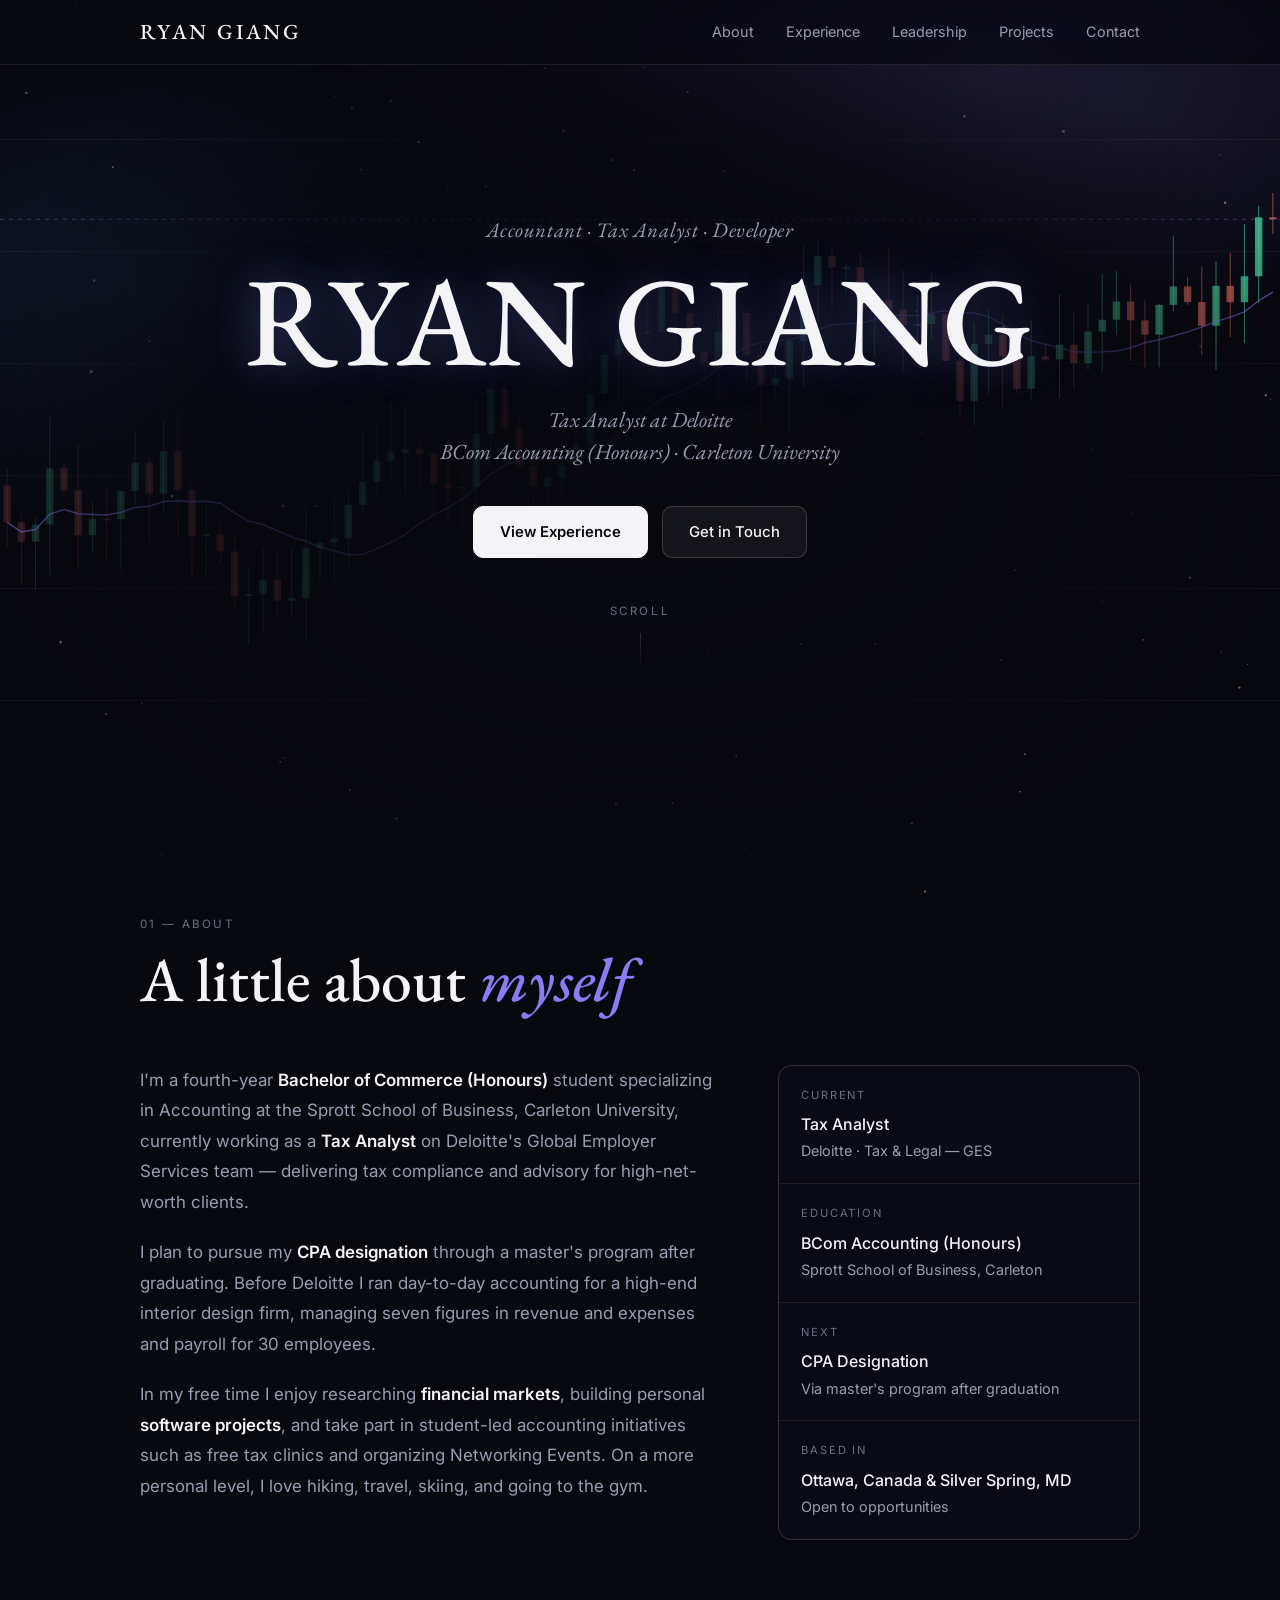
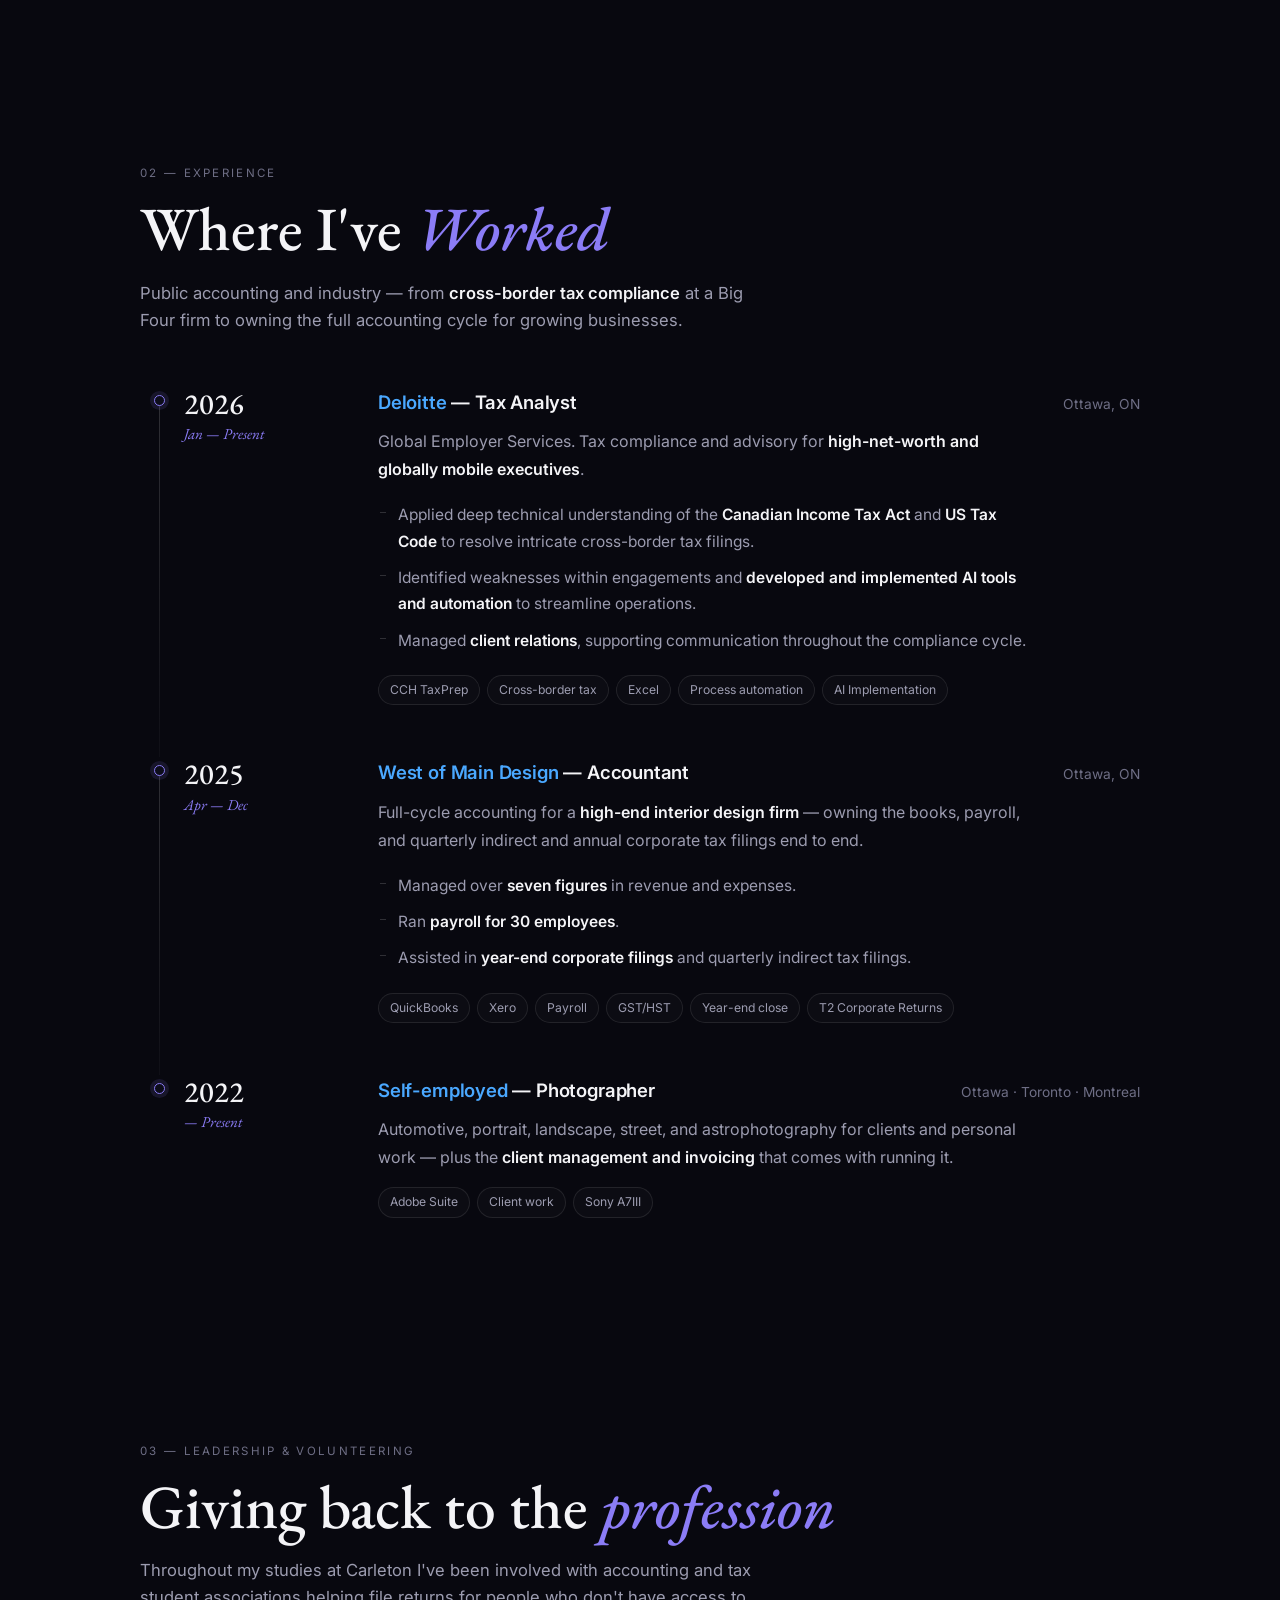
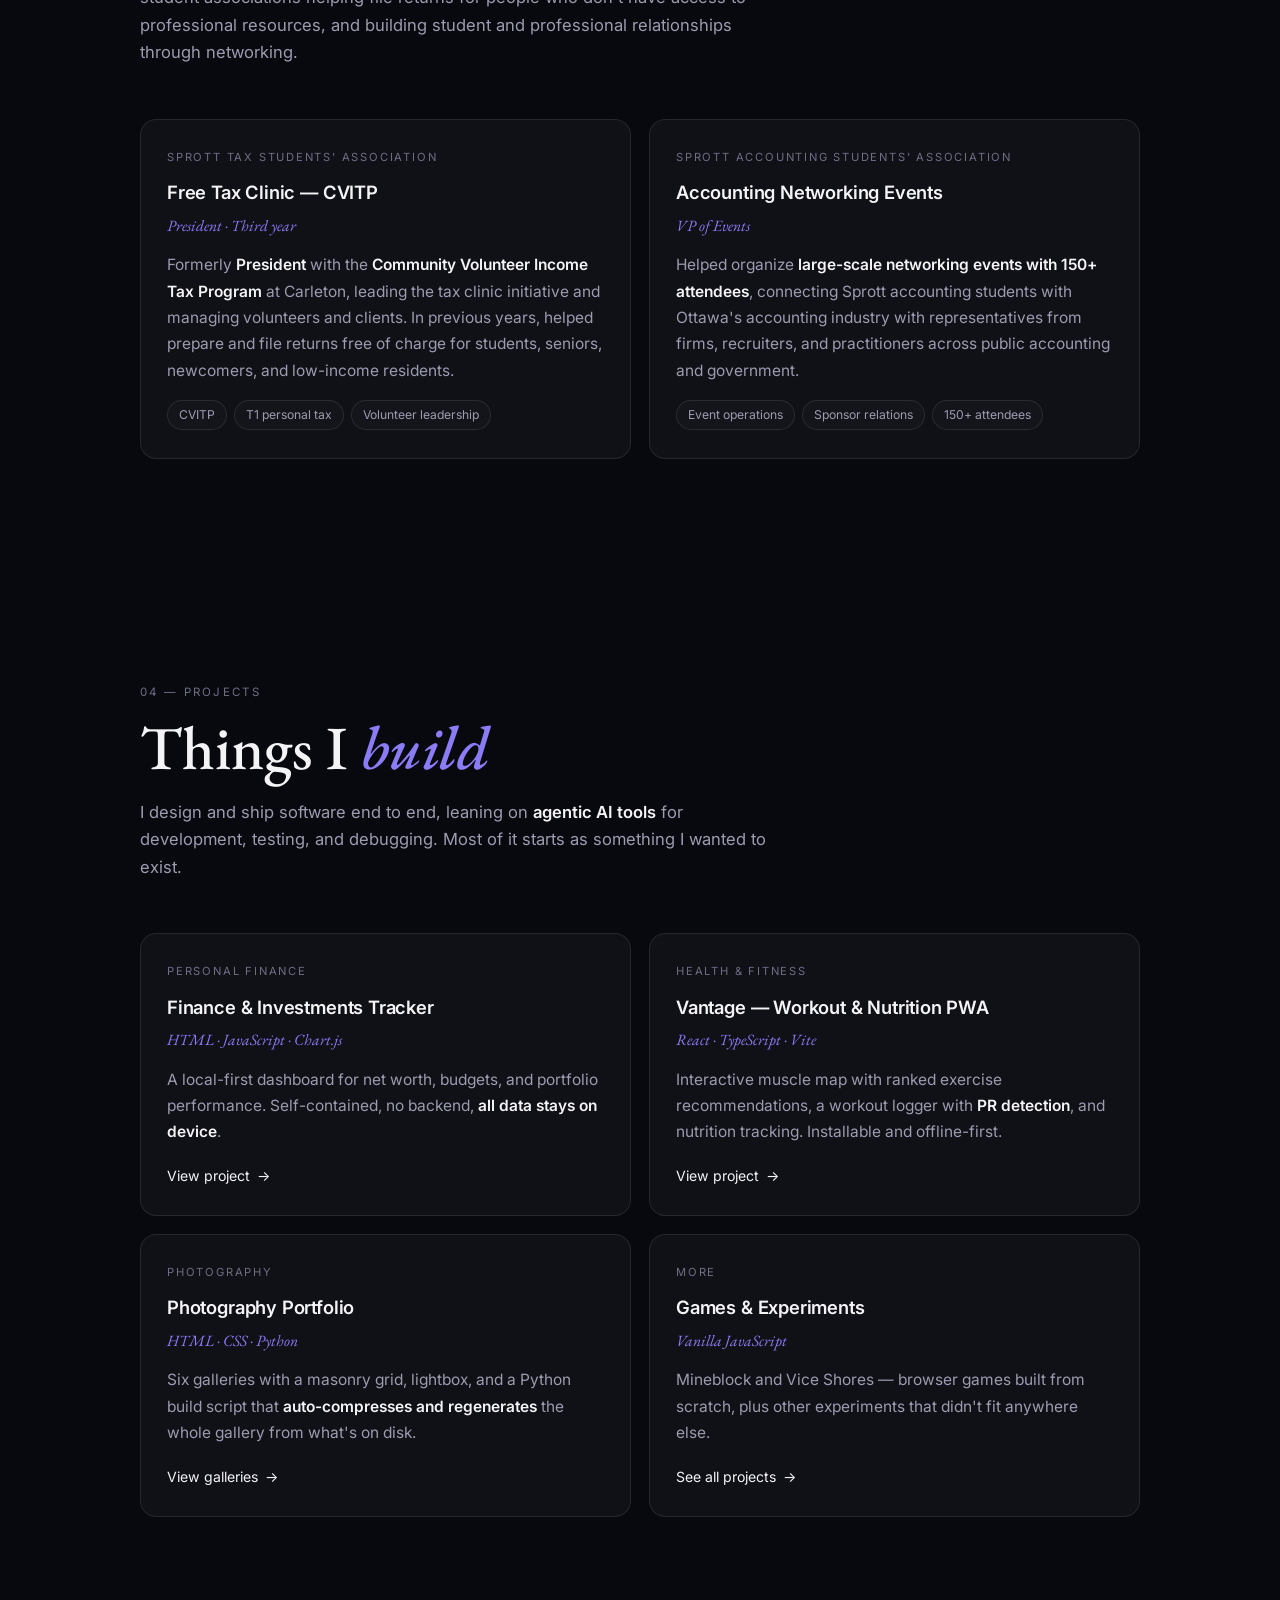
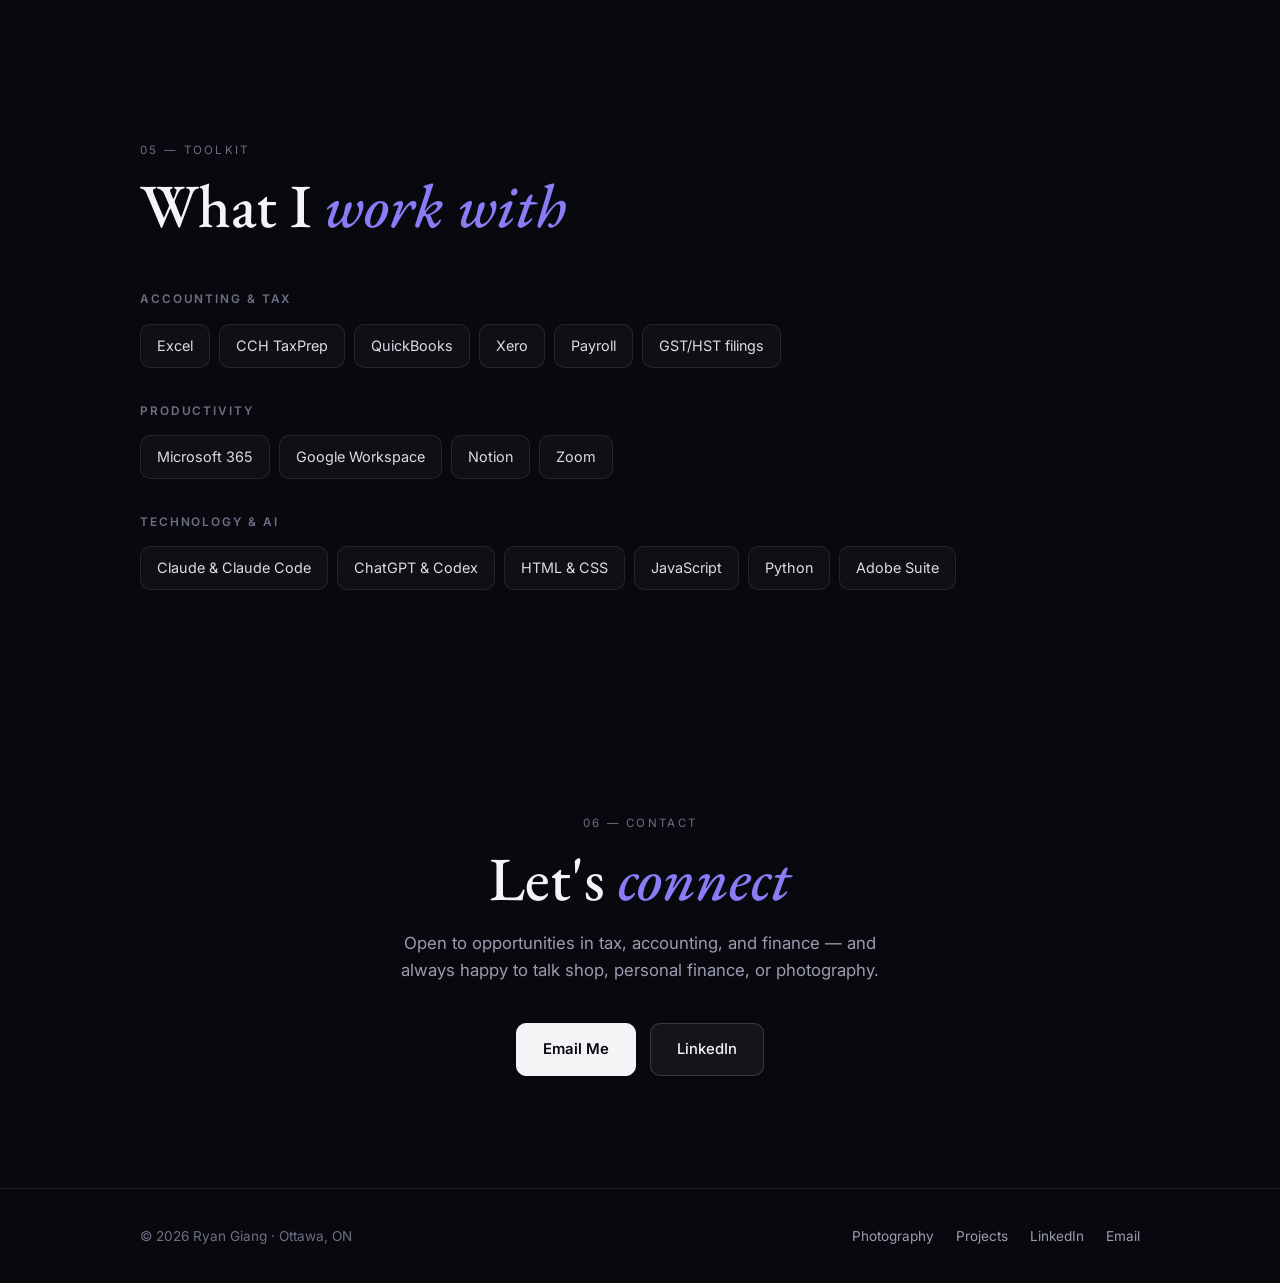
<file: index.html>
<!DOCTYPE html>
<html lang="en">
<head>
<meta charset="UTF-8">
<meta name="viewport" content="width=device-width, initial-scale=1.0">
<title>Ryan Giang | Tax Analyst &amp; Accounting Professional in Ottawa</title>
<meta name="description" content="Ryan Giang — Tax Analyst at Deloitte, BCom Accounting (Honours) at Carleton. Work experience, volunteer tax clinic leadership, and side projects.">
<meta name="robots" content="index, follow">
<link rel="canonical" href="https://ryangiang.com/">

<meta property="og:type" content="profile">
<meta property="og:title" content="Ryan Giang | Tax Analyst &amp; Accounting Professional in Ottawa">
<meta property="og:description" content="Tax Analyst at Deloitte and BCom Accounting (Honours) student at Carleton. Work experience, volunteer tax clinic leadership, and side projects.">
<meta property="og:url" content="https://ryangiang.com/">
<meta property="og:image" content="https://ryangiang.com/og/og-about.jpg">
<meta name="twitter:card" content="summary_large_image">
<meta name="twitter:title" content="Ryan Giang | Tax Analyst &amp; Accountant">
<meta name="twitter:description" content="Tax Analyst at Deloitte, BCom Accounting (Honours) at Carleton, pursuing the CPA designation.">
<meta name="twitter:image" content="https://ryangiang.com/og/og-about.jpg">

<script type="application/ld+json">
{
  "@context": "https://schema.org",
  "@type": "Person",
  "name": "Ryan Giang",
  "url": "https://ryangiang.com/",
  "jobTitle": ["Tax Analyst", "Accountant"],
  "description": "Ottawa-based Tax Analyst at Deloitte and fourth-year BCom Accounting (Honours) student at Carleton University, pursuing the CPA designation.",
  "worksFor": { "@type": "Organization", "name": "Deloitte" },
  "alumniOf": { "@type": "CollegeOrUniversity", "name": "Sprott School of Business, Carleton University" },
  "knowsAbout": ["Accounting", "Tax Compliance", "Cross-border Tax", "Payroll", "Financial Reporting", "Photography", "Software Development"],
  "address": {
    "@type": "PostalAddress",
    "addressLocality": "Ottawa",
    "addressRegion": "ON",
    "addressCountry": "CA"
  },
  "sameAs": [
    "https://www.linkedin.com/in/ryangiang/",
    "https://www.instagram.com/capitalcarz/"
  ]
}
</script>
<link rel="preconnect" href="https://fonts.googleapis.com">
<link rel="preconnect" href="https://fonts.gstatic.com" crossorigin>
<link href="https://fonts.googleapis.com/css2?family=EB+Garamond:ital,wght@0,400;0,500;0,600;1,400;1,500&family=Inter:wght@400;500;600;700&display=swap" rel="stylesheet">
<style>
/* ============================================================
   TOKENS
   ============================================================ */
:root{
  --bg:#08080f;
  --bg-2:#0c0c18;
  --ink:#f4f4f7;
  --muted:#9c9cb0;
  --dim:#6e6e85;
  --line:rgba(255,255,255,.09);
  --line-2:rgba(255,255,255,.16);
  --card:rgba(255,255,255,.035);
  --accent:#8b7cf6;
  --accent-2:#4aa8ff;
  --serif:'EB Garamond',Georgia,'Times New Roman',serif;
  --sans:'Inter',-apple-system,BlinkMacSystemFont,'Segoe UI',sans-serif;
  /* strong curves — built-in easings are too weak */
  --ease-out:cubic-bezier(.23,1,.32,1);
  --ease-in-out:cubic-bezier(.77,0,.175,1);
}
*{box-sizing:border-box;margin:0;padding:0;}
html{scroll-behavior:smooth;}
body{
  background:var(--bg);color:var(--ink);font-family:var(--sans);
  font-size:16px;line-height:1.65;-webkit-font-smoothing:antialiased;
  overflow-x:hidden;
}
a{color:inherit;text-decoration:none;}
img{max-width:100%;display:block;}
.wrap{max-width:1080px;margin:0 auto;padding:0 24px;}
@media(min-width:900px){ .wrap{padding:0 40px;} }

/* ============================================================
   STARFIELD (subtle — fixed, cheap, pauses offscreen)
   ============================================================ */
#stars{position:fixed;inset:0;width:100%;height:100%;z-index:0;pointer-events:none;opacity:.6;}
.veil{
  position:fixed;inset:0;z-index:1;pointer-events:none;
  background:
    radial-gradient(60% 45% at 78% 8%, rgba(139,124,246,.16), transparent 70%),
    radial-gradient(50% 40% at 12% 32%, rgba(74,168,255,.10), transparent 70%);
}
.page{position:relative;z-index:2;}

/* ============================================================
   NAV
   ============================================================ */
.nav{
  position:sticky;top:0;z-index:50;
  background:rgba(8,8,15,.72);
  -webkit-backdrop-filter:blur(14px) saturate(1.3);backdrop-filter:blur(14px) saturate(1.3);
  border-bottom:1px solid var(--line);
}
.nav-in{display:flex;align-items:center;justify-content:space-between;height:64px;}
.brand{
  font-family:var(--serif);font-size:1.34rem;font-weight:500;letter-spacing:.13em;
  text-transform:uppercase;
}
.nav-links{display:none;gap:32px;font-size:.9rem;}
.nav-links a{color:var(--muted);transition:color 160ms ease;position:relative;padding:4px 0;}
.nav-links a::after{
  content:'';position:absolute;left:0;right:0;bottom:0;height:1px;
  background:var(--ink);transform:scaleX(0);transform-origin:left;
  transition:transform 200ms var(--ease-out);
}
@media(hover:hover) and (pointer:fine){
  .nav-links a:hover{color:var(--ink);}
  .nav-links a:hover::after{transform:scaleX(1);}
}
.nav-toggle{
  width:44px;height:44px;display:flex;align-items:center;justify-content:center;
  background:none;border:none;cursor:pointer;color:var(--ink);
  transition:transform 160ms var(--ease-out);
}
.nav-toggle:active{transform:scale(.94);}
.nav-toggle span{display:block;width:20px;height:1.5px;background:currentColor;position:relative;transition:background 160ms ease;}
.nav-toggle span::before,.nav-toggle span::after{
  content:'';position:absolute;left:0;width:20px;height:1.5px;background:currentColor;
  transition:transform 200ms var(--ease-out),top 200ms var(--ease-out);
}
.nav-toggle span::before{top:-6px;} .nav-toggle span::after{top:6px;}
.nav-toggle[aria-expanded="true"] span{background:transparent;}
.nav-toggle[aria-expanded="true"] span::before{top:0;transform:rotate(45deg);}
.nav-toggle[aria-expanded="true"] span::after{top:0;transform:rotate(-45deg);}
@media(min-width:820px){
  .nav-links{display:flex;}
  .nav-toggle{display:none;}
}
.nav-drawer{
  display:none;flex-direction:column;gap:2px;padding:8px 0 18px;
  border-top:1px solid var(--line);
}
.nav-drawer.open{display:flex;}
.nav-drawer a{color:var(--muted);padding:13px 0;font-size:.98rem;}
@media(min-width:820px){ .nav-drawer,.nav-drawer.open{display:none;} }

/* ============================================================
   HERO
   ============================================================ */
.hero{
  position:relative;overflow:hidden;
  min-height:82vh;display:flex;flex-direction:column;
  align-items:center;justify-content:center;text-align:center;
  padding:80px 24px 64px;
}
/* candlestick backdrop sits behind the hero copy */
#mkt{position:absolute;inset:0;width:100%;height:100%;z-index:0;pointer-events:none;}
/* vignette keeps the name legible over the chart */
.hero::after{
  content:'';position:absolute;left:50%;top:50%;
  transform:translate(-50%,-50%);width:150%;height:190%;z-index:1;pointer-events:none;
  background:radial-gradient(ellipse 46% 42% at 50% 50%,rgba(8,8,15,.92),rgba(8,8,15,.66) 52%,transparent 78%);
}
.hero > *:not(#mkt){position:relative;z-index:2;}
.eyebrow{
  font-family:var(--serif);font-style:italic;color:var(--muted);
  font-size:clamp(1rem,2.2vw,1.3rem);letter-spacing:.03em;margin-bottom:14px;
}
.name-stack{position:relative;}
.name{
  font-family:var(--serif);font-weight:500;line-height:.95;
  font-size:clamp(3.1rem,12.4vw,7.9rem);letter-spacing:.005em;
  text-transform:uppercase;
}
.name.glow{
  text-shadow:0 0 42px rgba(139,124,246,.34),0 0 90px rgba(74,168,255,.16);
}
.hero-sub{
  color:var(--muted);font-family:var(--serif);font-style:italic;
  font-size:clamp(1.02rem,2.4vw,1.35rem);margin-top:22px;line-height:1.5;
}
.hero-cta{display:flex;gap:14px;flex-wrap:wrap;justify-content:center;margin-top:38px;}
.btn{
  display:inline-block;padding:13px 26px;border-radius:10px;font-size:.93rem;
  font-weight:500;cursor:pointer;font-family:inherit;border:1px solid var(--line-2);
  color:var(--ink);background:rgba(255,255,255,.05);
  transition:transform 160ms var(--ease-out),background 200ms ease,border-color 200ms ease;
}
.btn:active{transform:scale(.97);}
@media(hover:hover) and (pointer:fine){
  .btn:hover{background:rgba(255,255,255,.10);border-color:var(--line-2);}
}
.btn-solid{background:var(--ink);color:#08080f;border-color:var(--ink);font-weight:600;}
@media(hover:hover) and (pointer:fine){ .btn-solid:hover{background:#e3e3ea;} }
.btn:focus-visible,.nav-toggle:focus-visible,.nav-links a:focus-visible{outline:2px solid var(--accent);outline-offset:3px;}

.scroll-hint{
  margin-top:44px;color:var(--dim);font-size:.72rem;letter-spacing:.22em;
  text-transform:uppercase;
}
.scroll-hint .line{
  width:1px;height:38px;margin:12px auto 0;
  background:linear-gradient(180deg,var(--line-2),transparent);
}

/* ============================================================
   SECTIONS
   ============================================================ */
section{padding:88px 0;}
@media(min-width:900px){ section{padding:112px 0;} }
.sec-head{margin-bottom:52px;}
.sec-num{
  font-size:.72rem;letter-spacing:.2em;text-transform:uppercase;color:var(--dim);
  display:block;margin-bottom:12px;
}
.sec-title{
  font-family:var(--serif);font-weight:500;line-height:1.08;
  font-size:clamp(2.35rem,6.2vw,3.85rem);
}
.sec-title em{font-style:italic;color:var(--accent);}
.sec-intro{color:var(--muted);max-width:640px;margin-top:18px;font-size:1.04rem;}
.sec-intro strong{color:var(--ink);font-weight:600;}

/* about */
.about-grid{display:grid;grid-template-columns:1fr;gap:40px;align-items:start;}
@media(min-width:900px){ .about-grid{grid-template-columns:1.35fr .85fr;gap:64px;} }
.about-body p{color:var(--muted);font-size:1.06rem;line-height:1.8;margin-bottom:20px;max-width:620px;}
.about-body p:last-child{margin-bottom:0;}
.about-body strong{color:var(--ink);font-weight:600;}
.facts{display:flex;flex-direction:column;gap:1px;background:var(--line);border:1px solid var(--line);border-radius:14px;overflow:hidden;}
.fact{background:#0a0a14;padding:20px 22px;}
.fact dt{font-size:.7rem;letter-spacing:.16em;text-transform:uppercase;color:var(--dim);margin-bottom:7px;}
.fact dd{font-size:1rem;font-weight:500;}
.fact dd span{display:block;color:var(--muted);font-size:.9rem;font-weight:400;margin-top:2px;}

/* ============================================================
   TIMELINE
   ============================================================ */
.tl{position:relative;}
.tl-item{
  position:relative;display:grid;grid-template-columns:1fr;gap:14px;
  padding:0 0 52px 30px;
}
.tl-item:last-child{padding-bottom:0;}
/* rail */
.tl-item::before{
  content:'';position:absolute;left:5px;top:12px;bottom:0;width:1px;
  background:linear-gradient(180deg,var(--line-2),rgba(255,255,255,.03));
}
.tl-item:last-child::before{display:none;}
/* node */
.tl-node{
  position:absolute;left:0;top:8px;width:11px;height:11px;border-radius:50%;
  border:1px solid var(--line-2);background:#0d0d1a;
  transition:transform 220ms var(--ease-out),border-color 220ms ease,box-shadow 220ms ease;
}
.tl-item.in .tl-node{border-color:var(--accent);box-shadow:0 0 0 4px rgba(139,124,246,.12);}
@media(min-width:820px){
  .tl-item{grid-template-columns:158px 1fr;gap:36px;padding-left:44px;}
  .tl-item::before{left:19px;}
  .tl-node{left:14px;}
}
.tl-when{padding-top:2px;}
.tl-year{font-family:var(--serif);font-weight:500;font-size:1.85rem;line-height:1;}
.tl-range{
  font-family:var(--serif);font-style:italic;color:var(--accent);
  font-size:.95rem;margin-top:4px;
}
.tl-top{display:flex;flex-wrap:wrap;align-items:baseline;gap:8px;justify-content:space-between;}
.tl-role{font-size:1.16rem;font-weight:600;letter-spacing:-.01em;}
.tl-role .org{color:var(--accent-2);}
.tl-place{color:var(--dim);font-size:.86rem;white-space:nowrap;}
.tl-desc{color:var(--muted);margin-top:10px;font-size:1rem;line-height:1.75;max-width:660px;}
.tl-desc b{color:var(--ink);font-weight:600;}
.tl-list{list-style:none;margin-top:14px;max-width:660px;}
.tl-list li{
  color:var(--muted);font-size:.97rem;line-height:1.7;padding:5px 0 5px 20px;position:relative;
}
.tl-list li::before{
  content:'';position:absolute;left:2px;top:15px;width:6px;height:1px;background:var(--line-2);
}
.tl-list b{color:var(--ink);font-weight:600;}
.chips{display:flex;flex-wrap:wrap;gap:7px;margin-top:16px;}
.chip{
  font-size:.76rem;color:var(--muted);border:1px solid var(--line);
  padding:4px 11px;border-radius:999px;background:rgba(255,255,255,.02);
}

/* ============================================================
   CARDS (volunteer + projects)
   ============================================================ */
.cards{display:grid;grid-template-columns:1fr;gap:18px;}
@media(min-width:760px){ .cards{grid-template-columns:repeat(2,1fr);} }
.card{
  background:var(--card);border:1px solid var(--line);border-radius:16px;
  padding:28px 26px;display:flex;flex-direction:column;
  transition:transform 220ms var(--ease-out),border-color 220ms ease,background 220ms ease;
}
@media(hover:hover) and (pointer:fine){
  .card:hover{transform:translateY(-3px);border-color:var(--line-2);background:rgba(255,255,255,.055);}
}
.card-kicker{
  font-size:.7rem;letter-spacing:.16em;text-transform:uppercase;color:var(--dim);margin-bottom:11px;
}
.card h3{font-size:1.15rem;font-weight:600;letter-spacing:-.01em;}
.card .role{
  font-family:var(--serif);font-style:italic;color:var(--accent);
  font-size:.98rem;margin-top:5px;
}
.card p{color:var(--muted);font-size:.97rem;line-height:1.7;margin-top:13px;flex-grow:1;}
.card p b{color:var(--ink);font-weight:600;}
.card-link{
  margin-top:18px;font-size:.88rem;color:var(--ink);display:inline-flex;
  align-items:center;gap:7px;align-self:flex-start;
}
.card-link .arw{transition:transform 200ms var(--ease-out);display:inline-block;}
@media(hover:hover) and (pointer:fine){
  a.card:hover .card-link .arw{transform:translateX(4px);}
}
.badge{
  font-size:.72rem;color:var(--dim);border:1px solid var(--line);
  padding:4px 11px;border-radius:999px;align-self:flex-start;margin-top:18px;
}

/* skills */
.skill-group{margin-bottom:34px;}
.skill-group:last-child{margin-bottom:0;}
.skill-group h3{
  font-size:.74rem;letter-spacing:.16em;text-transform:uppercase;
  color:var(--dim);margin-bottom:14px;font-weight:600;
}
.skill-row{display:flex;flex-wrap:wrap;gap:9px;}
.skill{
  border:1px solid var(--line);background:rgba(255,255,255,.03);
  padding:9px 16px;border-radius:10px;font-size:.9rem;color:#dcdce6;
  transition:transform 180ms var(--ease-out),border-color 180ms ease,background 180ms ease;
}
@media(hover:hover) and (pointer:fine){
  .skill:hover{transform:translateY(-2px);border-color:var(--line-2);background:rgba(255,255,255,.07);}
}

/* contact */
.contact{text-align:center;}
.contact .sec-title{margin-bottom:18px;}
.contact p{color:var(--muted);max-width:520px;margin:0 auto 34px;font-size:1.05rem;}

footer{border-top:1px solid var(--line);padding:36px 0;}
.foot{
  display:flex;flex-direction:column;gap:14px;align-items:center;text-align:center;
  color:var(--dim);font-size:.85rem;
}
.foot-links{display:flex;gap:22px;flex-wrap:wrap;justify-content:center;}
.foot-links a{color:var(--muted);transition:color 160ms ease;}
@media(hover:hover) and (pointer:fine){ .foot-links a:hover{color:var(--ink);} }
@media(min-width:760px){ .foot{flex-direction:row;justify-content:space-between;text-align:left;} }

/* ============================================================
   REVEAL — transform+opacity only, staggered 60ms
   ============================================================ */
.rv{opacity:0;transform:translateY(14px);}
.rv.in{
  opacity:1;transform:translateY(0);
  transition:opacity 620ms var(--ease-out),transform 620ms var(--ease-out);
}
@media (prefers-reduced-motion:reduce){
  html{scroll-behavior:auto;}
  .rv,.rv.in{opacity:1;transform:none;transition:none;}
  *{animation-duration:.01ms !important;transition-duration:.01ms !important;}
}
</style>
</head>
<body>

<canvas id="stars" aria-hidden="true"></canvas>
<div class="veil" aria-hidden="true"></div>

<div class="page">

<!-- ============ NAV ============ -->
<div class="nav">
  <div class="wrap">
    <div class="nav-in">
      <a href="#top" class="brand">Ryan Giang</a>
      <nav class="nav-links">
        <a href="#about">About</a>
        <a href="#experience">Experience</a>
        <a href="#leadership">Leadership</a>
        <a href="#projects">Projects</a>
        <a href="#contact">Contact</a>
      </nav>
      <button class="nav-toggle" type="button" aria-label="Open menu" aria-expanded="false" aria-controls="navDrawer"><span></span></button>
    </div>
    <div class="nav-drawer" id="navDrawer">
      <a href="#about">About</a>
      <a href="#experience">Experience</a>
      <a href="#leadership">Leadership</a>
      <a href="#projects">Projects</a>
      <a href="#contact">Contact</a>
    </div>
  </div>
</div>

<!-- ============ HERO ============ -->
<header class="hero" id="top">
  <canvas id="mkt" aria-hidden="true"></canvas>
  <p class="eyebrow rv">Accountant · Tax Analyst · Developer</p>
  <div class="name-stack rv">
    <h1 class="name glow">Ryan Giang</h1>
  </div>
  <p class="hero-sub rv">
    Tax Analyst at Deloitte<br>
    BCom Accounting (Honours) · Carleton University
  </p>
  <div class="hero-cta rv">
    <a href="#experience" class="btn btn-solid">View Experience</a>
    <a href="#contact" class="btn">Get in Touch</a>
  </div>
  <div class="scroll-hint rv">
    Scroll
    <div class="line"></div>
  </div>
</header>

<!-- ============ ABOUT ============ -->
<section id="about">
  <div class="wrap">
    <div class="sec-head rv">
      <span class="sec-num">01 — About</span>
      <h2 class="sec-title">A little about <em>myself</em></h2>
    </div>
    <div class="about-grid">
      <div class="about-body">
        <p class="rv">
          I'm a fourth-year <strong>Bachelor of Commerce (Honours)</strong> student specializing in
          Accounting at the Sprott School of Business, Carleton University, currently working as a
          <strong>Tax Analyst</strong> on Deloitte's Global Employer Services team — delivering tax
          compliance and advisory for high-net-worth clients.
        </p>
        <p class="rv">
          I plan to pursue my <strong>CPA designation</strong> through a master's program after
          graduating. Before Deloitte I ran day-to-day accounting for a high-end interior design firm,
          managing seven figures in revenue and expenses and payroll for 30 employees.
        </p>
        <p class="rv">
          In my free time I enjoy researching <strong>financial markets</strong>, building personal <strong>software projects</strong>, and take part in student-led accounting initiatives such as free tax clinics and organizing Networking Events. 
          On a more personal level, I love hiking, travel, skiing, and going to the gym. 
        </p>
      </div>
      <dl class="facts rv">
        <div class="fact">
          <dt>Current</dt>
          <dd>Tax Analyst<span>Deloitte · Tax &amp; Legal — GES</span></dd>
        </div>
        <div class="fact">
          <dt>Education</dt>
          <dd>BCom Accounting (Honours)<span>Sprott School of Business, Carleton</span></dd>
        </div>
        <div class="fact">
          <dt>Next</dt>
          <dd>CPA Designation<span>Via master's program after graduation</span></dd>
        </div>
        <div class="fact">
          <dt>Based in</dt>
          <dd>Ottawa, Canada &amp; Silver Spring, MD<span>Open to opportunities</span></dd>
        </div>
      </dl>
    </div>
  </div>
</section>

<!-- ============ EXPERIENCE ============ -->
<section id="experience">
  <div class="wrap">
    <div class="sec-head rv">
      <span class="sec-num">02 — Experience</span>
      <h2 class="sec-title">Where I've <em>Worked</em></h2>
      <p class="sec-intro">
        Public accounting and industry — from <strong>cross-border tax compliance</strong> at a Big Four
        firm to owning the full accounting cycle for growing businesses.
      </p>
    </div>

    <div class="tl">
      <!-- Deloitte -->
      <article class="tl-item rv">
        <span class="tl-node" aria-hidden="true"></span>
        <div class="tl-when">
          <div class="tl-year">2026</div>
          <div class="tl-range">Jan — Present</div>
        </div>
        <div>
          <div class="tl-top">
            <h3 class="tl-role"><span class="org">Deloitte</span> — Tax Analyst</h3>
            <span class="tl-place">Ottawa, ON</span>
          </div>
          <p class="tl-desc">
            Global Employer Services. Tax compliance and advisory for
            <b>high-net-worth and globally mobile executives</b>.
          </p>
          <ul class="tl-list">
            <li>Applied deep technical understanding of the <b>Canadian Income Tax Act</b> and <b>US Tax Code</b> to resolve intricate cross-border tax filings.</li>
            <li>Identified weaknesses within engagements and <b>developed and implemented AI tools and automation</b> to streamline operations.</li>
            <li>Managed <b>client relations</b>, supporting communication throughout the compliance cycle.</li>
          </ul>
          <div class="chips">
            <span class="chip">CCH TaxPrep</span>
            <span class="chip">Cross-border tax</span>
            <span class="chip">Excel</span>
            <span class="chip">Process automation</span>
            <span class="chip">AI Implementation</span>
          </div>
        </div>
      </article>

      <!-- West of Main -->
      <article class="tl-item rv">
        <span class="tl-node" aria-hidden="true"></span>
        <div class="tl-when">
          <div class="tl-year">2025</div>
          <div class="tl-range">Apr — Dec</div>
        </div>
        <div>
          <div class="tl-top">
            <h3 class="tl-role"><span class="org">West of Main Design</span> — Accountant</h3>
            <span class="tl-place">Ottawa, ON</span>
          </div>
          <p class="tl-desc">
            Full-cycle accounting for a <b>high-end interior design firm</b> — owning the books,
            payroll, and quarterly indirect and annual corporate tax filings end to end.
          </p>
          <ul class="tl-list">
            <li>Managed over <b>seven figures</b> in revenue and expenses.</li>
            <li>Ran <b>payroll for 30 employees</b>.</li>
            <li>Assisted in <b>year-end corporate filings</b> and quarterly indirect tax filings.</li>
          </ul>
          <div class="chips">
            <span class="chip">QuickBooks</span>
            <span class="chip">Xero</span>
            <span class="chip">Payroll</span>
            <span class="chip">GST/HST</span>
            <span class="chip">Year-end close</span>
            <span class="chip">T2 Corporate Returns</span>
          </div>
        </div>
      </article>

      <!-- Photography -->
      <article class="tl-item rv">
        <span class="tl-node" aria-hidden="true"></span>
        <div class="tl-when">
          <div class="tl-year">2022</div>
          <div class="tl-range">— Present</div>
        </div>
        <div>
          <div class="tl-top">
            <h3 class="tl-role"><span class="org">Self-employed</span> — Photographer</h3>
            <span class="tl-place">Ottawa · Toronto · Montreal</span>
          </div>
          <p class="tl-desc">
            Automotive, portrait, landscape, street, and astrophotography for clients and personal work —
            plus the <b>client management and invoicing</b> that comes with running it.
          </p>
          <div class="chips">
            <span class="chip">Adobe Suite</span>
            <span class="chip">Client work</span>
            <span class="chip">Sony A7III</span>
          </div>
        </div>
      </article>
    </div>
  </div>
</section>

<!-- ============ LEADERSHIP / VOLUNTEER ============ -->
<section id="leadership">
  <div class="wrap">
    <div class="sec-head rv">
      <span class="sec-num">03 — Leadership &amp; Volunteering</span>
      <h2 class="sec-title">Giving back to the <em>profession</em></h2>
      <p class="sec-intro">
        Throughout my studies at Carleton I've been involved with accounting and tax student associations helping file returns for people who
        don't have access to professional resources, and building student and professional relationships through networking.
      </p>
    </div>

    <div class="cards">
      <article class="card rv">
        <span class="card-kicker">Sprott Tax Students' Association</span>
        <h3>Free Tax Clinic — CVITP</h3>
        <p class="role">President · Third year</p>
        <p>
          Formerly <b>President</b> with the <b>Community Volunteer Income Tax Program</b> at Carleton, leading the tax clinic initiative and managing volunteers and clients. In previous years, helped prepare and file returns free of charge for students, seniors, newcomers, and
          low-income residents.
        </p>
        <div class="chips">
          <span class="chip">CVITP</span>
          <span class="chip">T1 personal tax</span>
          <span class="chip">Volunteer leadership</span>
        </div>
      </article>

      <article class="card rv">
        <span class="card-kicker">Sprott Accounting Students' Association</span>
        <h3>Accounting Networking Events</h3>
        <p class="role">VP of Events</p>
        <p>
          Helped organize <b>large-scale networking events with 150+ attendees</b>, connecting Sprott
          accounting students with Ottawa's accounting industry with representatives from firms, recruiters, and practitioners
          across public accounting and government.
        </p>
        <div class="chips">
          <span class="chip">Event operations</span>
          <span class="chip">Sponsor relations</span>
          <span class="chip">150+ attendees</span>
        </div>
      </article>
    </div>
  </div>
</section>

<!-- ============ PROJECTS ============ -->
<section id="projects">
  <div class="wrap">
    <div class="sec-head rv">
      <span class="sec-num">04 — Projects</span>
      <h2 class="sec-title">Things I <em>build</em></h2>
      <p class="sec-intro">
        I design and ship software end to end, leaning on <strong>agentic AI tools</strong> for
        development, testing, and debugging. Most of it starts as something I wanted to exist.
      </p>
    </div>

    <div class="cards">
      <a class="card rv" href="/finance-app">
        <span class="card-kicker">Personal Finance</span>
        <h3>Finance &amp; Investments Tracker</h3>
        <p class="role">HTML · JavaScript · Chart.js</p>
        <p>
          A local-first dashboard for net worth, budgets, and portfolio performance. Self-contained,
          no backend, <b>all data stays on device</b>.
        </p>
        <span class="card-link">View project <span class="arw" aria-hidden="true">→</span></span>
      </a>

      <a class="card rv" href="/vantage/">
        <span class="card-kicker">Health &amp; Fitness</span>
        <h3>Vantage — Workout &amp; Nutrition PWA</h3>
        <p class="role">React · TypeScript · Vite</p>
        <p>
          Interactive muscle map with ranked exercise recommendations, a workout logger with
          <b>PR detection</b>, and nutrition tracking. Installable and offline-first.
        </p>
        <span class="card-link">View project <span class="arw" aria-hidden="true">→</span></span>
      </a>

      <a class="card rv" href="/photography">
        <span class="card-kicker">Photography</span>
        <h3>Photography Portfolio</h3>
        <p class="role">HTML · CSS · Python</p>
        <p>
          Six galleries with a masonry grid, lightbox, and a Python build script that
          <b>auto-compresses and regenerates</b> the whole gallery from what's on disk.
        </p>
        <span class="card-link">View galleries <span class="arw" aria-hidden="true">→</span></span>
      </a>

      <a class="card rv" href="/projects">
        <span class="card-kicker">More</span>
        <h3>Games &amp; Experiments</h3>
        <p class="role">Vanilla JavaScript</p>
        <p>
          Mineblock and Vice Shores — browser games built from scratch, plus other experiments that
          didn't fit anywhere else.
        </p>
        <span class="card-link">See all projects <span class="arw" aria-hidden="true">→</span></span>
      </a>
    </div>
  </div>
</section>

<!-- ============ SKILLS ============ -->
<section id="skills">
  <div class="wrap">
    <div class="sec-head rv">
      <span class="sec-num">05 — Toolkit</span>
      <h2 class="sec-title">What I <em>work with</em></h2>
    </div>

    <div class="skill-group rv">
      <h3>Accounting &amp; Tax</h3>
      <div class="skill-row">
        <span class="skill">Excel</span>
        <span class="skill">CCH TaxPrep</span>
        <span class="skill">QuickBooks</span>
        <span class="skill">Xero</span>
        <span class="skill">Payroll</span>
        <span class="skill">GST/HST filings</span>
      </div>
    </div>

    <div class="skill-group rv">
      <h3>Productivity</h3>
      <div class="skill-row">
        <span class="skill">Microsoft 365</span>
        <span class="skill">Google Workspace</span>
        <span class="skill">Notion</span>
        <span class="skill">Zoom</span>
      </div>
    </div>

    <div class="skill-group rv">
      <h3>Technology &amp; AI</h3>
      <div class="skill-row">
        <span class="skill">Claude &amp; Claude Code</span>
        <span class="skill">ChatGPT &amp; Codex</span>
        <span class="skill">HTML &amp; CSS</span>
        <span class="skill">JavaScript</span>
        <span class="skill">Python</span>
        <span class="skill">Adobe Suite</span>
      </div>
    </div>
  </div>
</section>

<!-- ============ CONTACT ============ -->
<section id="contact" class="contact">
  <div class="wrap">
    <div class="sec-head rv" style="margin-bottom:0;">
      <span class="sec-num">06 — Contact</span>
      <h2 class="sec-title">Let's <em>connect</em></h2>
    </div>
    <p class="rv" style="margin-top:18px;">
      Open to opportunities in tax, accounting, and finance — and always happy to talk shop,
      personal finance, or photography.
    </p>
    <div class="hero-cta rv">
      <a href="mailto:ryangiang288@gmail.com" class="btn btn-solid">Email Me</a>
      <a href="https://www.linkedin.com/in/ryangiang/" target="_blank" rel="noopener" class="btn">LinkedIn</a>
    </div>
  </div>
</section>

<footer>
  <div class="wrap foot">
    <span>© 2026 Ryan Giang · Ottawa, ON</span>
    <div class="foot-links">
      <a href="/photography">Photography</a>
      <a href="/projects">Projects</a>
      <a href="https://www.linkedin.com/in/ryangiang/" target="_blank" rel="noopener">LinkedIn</a>
      <a href="mailto:ryangiang288@gmail.com">Email</a>
    </div>
  </div>
</footer>

</div><!-- /.page -->

<script>
/* ---------- mobile nav ---------- */
(function(){
  var t=document.querySelector('.nav-toggle'), d=document.getElementById('navDrawer');
  if(!t||!d) return;
  t.addEventListener('click',function(){
    var open=d.classList.toggle('open');
    t.setAttribute('aria-expanded',open?'true':'false');
  });
  d.querySelectorAll('a').forEach(function(a){
    a.addEventListener('click',function(){d.classList.remove('open');t.setAttribute('aria-expanded','false');});
  });
})();

/* ---------- staggered reveal (60ms, transform+opacity only) ---------- */
(function(){
  var reduce=window.matchMedia('(prefers-reduced-motion: reduce)').matches;
  var items=document.querySelectorAll('.rv');
  if(reduce){items.forEach(function(e){e.classList.add('in');});return;}

  // hero reveals immediately, staggered
  var hero=document.querySelectorAll('.hero .rv');
  hero.forEach(function(e,i){
    e.style.transitionDelay=(i*60)+'ms';
    requestAnimationFrame(function(){e.classList.add('in');});
  });

  var io=new IntersectionObserver(function(entries){
    entries.forEach(function(en){
      if(!en.isIntersecting) return;
      var el=en.target;
      // stagger siblings within the same section
      var group=el.parentElement?el.parentElement.querySelectorAll(':scope > .rv'):[el];
      var idx=Array.prototype.indexOf.call(group,el);
      el.style.transitionDelay=(Math.max(0,idx)*60)+'ms';
      el.classList.add('in');
      io.unobserve(el);
    });
  },{threshold:.12,rootMargin:'0px 0px -40px 0px'});
  items.forEach(function(e){ if(!e.closest('.hero')) io.observe(e); });
})();

/* ---------- starfield: static field, slow drift, pauses offscreen ---------- */
(function(){
  var c=document.getElementById('stars');
  if(!c) return;
  var reduce=window.matchMedia('(prefers-reduced-motion: reduce)').matches;
  var ctx=c.getContext('2d'), w,h,dpr,stars=[],raf=null,running=false;

  function size(){
    dpr=Math.min(window.devicePixelRatio||1,2);
    w=c.offsetWidth; h=c.offsetHeight;
    c.width=w*dpr; c.height=h*dpr;
    ctx.setTransform(dpr,0,0,dpr,0,0);
  }
  function seed(){
    var n=Math.round(Math.min(160,(w*h)/9000));
    stars=[];
    for(var i=0;i<n;i++){
      stars.push({
        x:Math.random()*w, y:Math.random()*h,
        r:Math.random()*1.15+.25,
        a:Math.random()*.5+.25,
        tw:Math.random()*.012+.003,
        p:Math.random()*Math.PI*2,
        vy:Math.random()*.045+.012
      });
    }
  }
  function draw(){
    ctx.clearRect(0,0,w,h);
    for(var i=0;i<stars.length;i++){
      var s=stars[i];
      s.p+=s.tw;
      var a=s.a+Math.sin(s.p)*.22;
      ctx.globalAlpha=a<0?0:a;
      ctx.fillStyle= i%9===0 ? '#b9c8ff' : '#ffffff';
      ctx.beginPath(); ctx.arc(s.x,s.y,s.r,0,6.2832); ctx.fill();
      s.y+=s.vy; if(s.y>h+2){s.y=-2;s.x=Math.random()*w;}
    }
    ctx.globalAlpha=1;
    if(running) raf=requestAnimationFrame(draw);
  }
  size(); seed();
  var rt;
  window.addEventListener('resize',function(){
    clearTimeout(rt); rt=setTimeout(function(){size();seed();},150);
  });
  if(reduce){ draw(); return; }
  running=true; raf=requestAnimationFrame(draw);
  document.addEventListener('visibilitychange',function(){
    if(document.hidden){ running=false; if(raf)cancelAnimationFrame(raf); }
    else if(!running){ running=true; raf=requestAnimationFrame(draw); }
  });
})();

/* ---------- hero candlesticks: a new bar prints every ~40 frames ----------
   Deliberately unlabelled — this is texture, not a quote feed. ---------- */
(function(){
  var c=document.getElementById('mkt');
  if(!c) return;
  var reduce=window.matchMedia('(prefers-reduced-motion: reduce)').matches;
  var ctx=c.getContext('2d'), w,h,candles=[],ma=[],t=0,raf=null;

  function step(prev){
    var drift=0.22, vol=1.9, o=prev;
    var cl=o+drift+(Math.random()-0.5)*vol*2;
    return {o:o,c:cl,
      h:Math.max(o,cl)+Math.random()*vol,
      l:Math.min(o,cl)-Math.random()*vol};
  }
  function count(){ return w<620?46:90; }
  function rebuildMA(){
    ma=[]; var win=12;
    for(var i=0;i<candles.length;i++){
      var s=0,n=0;
      for(var j=Math.max(0,i-win);j<=i;j++){ s+=candles[j].c; n++; }
      ma.push(s/n);
    }
  }
  function seed(){
    candles=[]; var px=100, n=count();
    for(var i=0;i<n;i++){ candles.push(step(px)); px=candles[i].c; }
    rebuildMA();
  }
  function size(){
    var dpr=Math.min(window.devicePixelRatio||1,2);
    w=c.offsetWidth; h=c.offsetHeight;
    c.width=w*dpr; c.height=h*dpr;
    ctx.setTransform(dpr,0,0,dpr,0,0);
  }

  function draw(){
    ctx.clearRect(0,0,w,h);
    var lo=Infinity,hi=-Infinity;
    for(var i=0;i<candles.length;i++){ lo=Math.min(lo,candles[i].l); hi=Math.max(hi,candles[i].h); }
    var pad=(hi-lo)*0.12; lo-=pad; hi+=pad;
    var top=h*0.10, bot=h*0.86;
    function Y(v){ return bot-((v-lo)/(hi-lo))*(bot-top); }

    ctx.strokeStyle='rgba(255,255,255,.045)'; ctx.lineWidth=1;
    for(var g=0;g<=5;g++){
      var gy=Math.round(top+(bot-top)*(g/5))+.5;
      ctx.beginPath(); ctx.moveTo(0,gy); ctx.lineTo(w,gy); ctx.stroke();
    }

    var cw=w/candles.length, bw=Math.max(2,cw*0.52);
    for(var k=0;k<candles.length;k++){
      var kk=candles[k], x=k*cw+cw/2;
      var col=kk.c>=kk.o?'rgba(74,214,160,':'rgba(224,104,95,';
      var a=0.20+0.55*(k/candles.length);   // older bars recede
      ctx.strokeStyle=col+(a*0.85).toFixed(3)+')'; ctx.lineWidth=1;
      ctx.beginPath(); ctx.moveTo(x,Y(kk.h)); ctx.lineTo(x,Y(kk.l)); ctx.stroke();
      ctx.fillStyle=col+a.toFixed(3)+')';
      var yo=Y(kk.o), yc=Y(kk.c);
      ctx.fillRect(x-bw/2,Math.min(yo,yc),bw,Math.max(1.5,Math.abs(yc-yo)));
    }

    ctx.strokeStyle='rgba(139,124,246,.55)'; ctx.lineWidth=1.4; ctx.lineJoin='round';
    ctx.beginPath();
    for(var m=0;m<ma.length;m++){
      var mx=m*cw+cw/2, my=Y(ma[m]);
      m?ctx.lineTo(mx,my):ctx.moveTo(mx,my);
    }
    ctx.stroke();

    var ly=Y(candles[candles.length-1].c);
    ctx.setLineDash([4,5]);
    ctx.strokeStyle='rgba(139,124,246,.35)'; ctx.lineWidth=1;
    ctx.beginPath(); ctx.moveTo(0,ly); ctx.lineTo(w,ly); ctx.stroke();
    ctx.setLineDash([]);
  }

  function tick(){
    t++;
    if(t%40===0){
      candles.push(step(candles[candles.length-1].c));
      candles.shift(); rebuildMA();
    }
    draw();
    raf=requestAnimationFrame(tick);
  }

  size(); seed();
  var mt;
  window.addEventListener('resize',function(){
    clearTimeout(mt); mt=setTimeout(function(){ size(); seed(); draw(); },150);
  });
  if(reduce){ draw(); return; }
  raf=requestAnimationFrame(tick);
  document.addEventListener('visibilitychange',function(){
    if(document.hidden){ if(raf)cancelAnimationFrame(raf); raf=null; }
    else if(!raf){ raf=requestAnimationFrame(tick); }
  });
})();
</script>
</body>
</html>
</file>
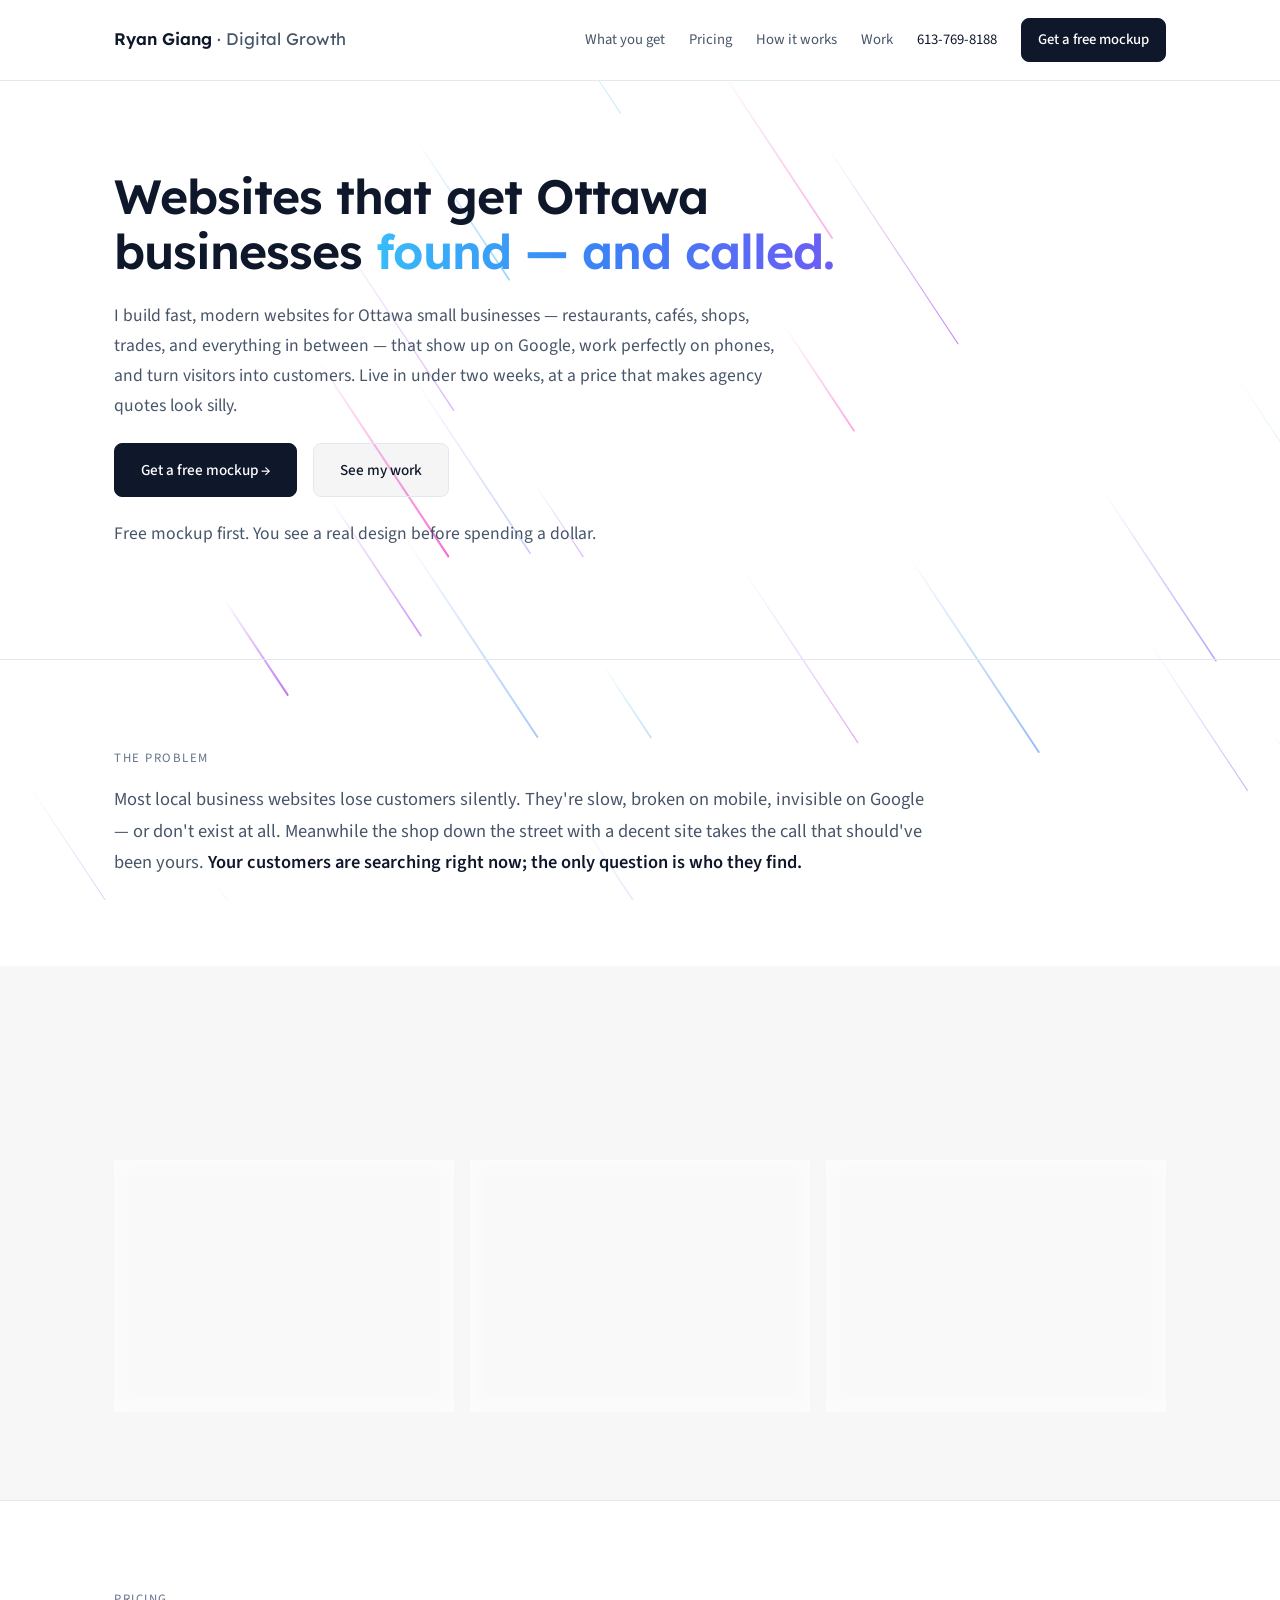
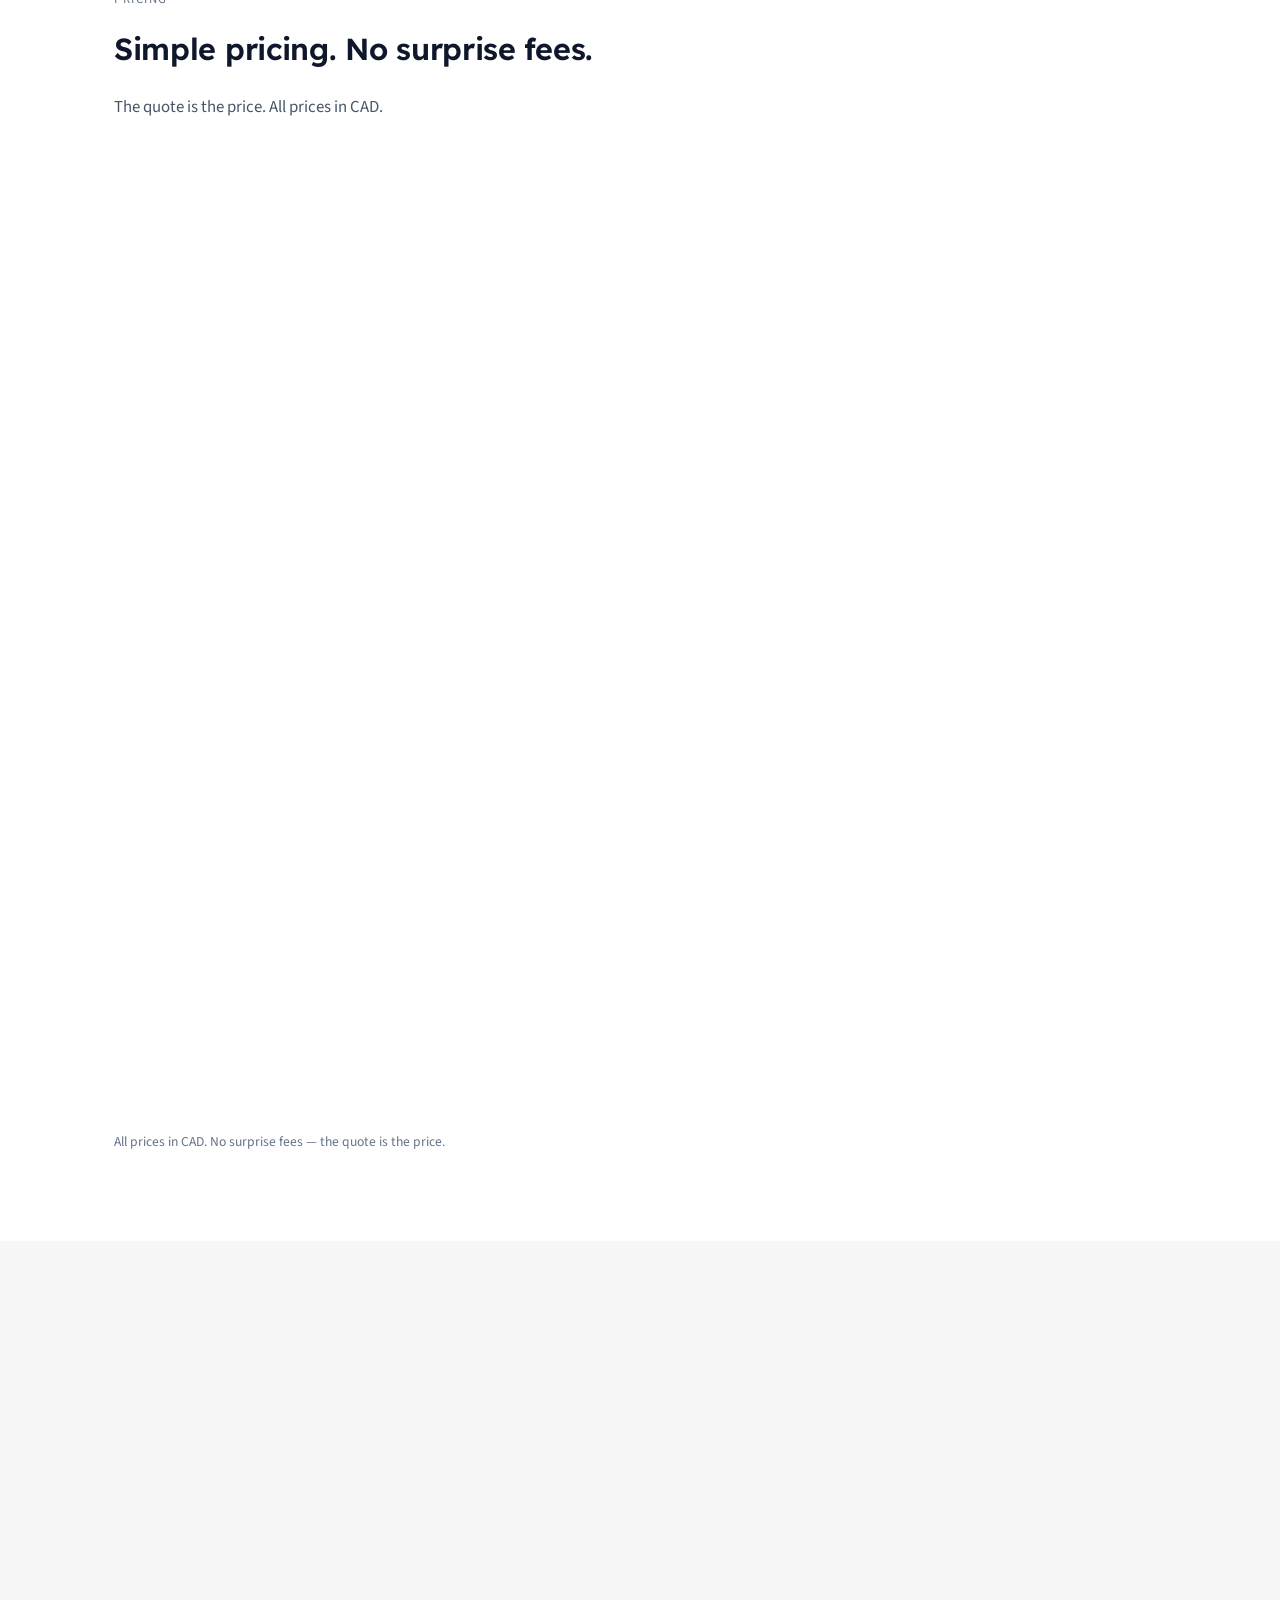
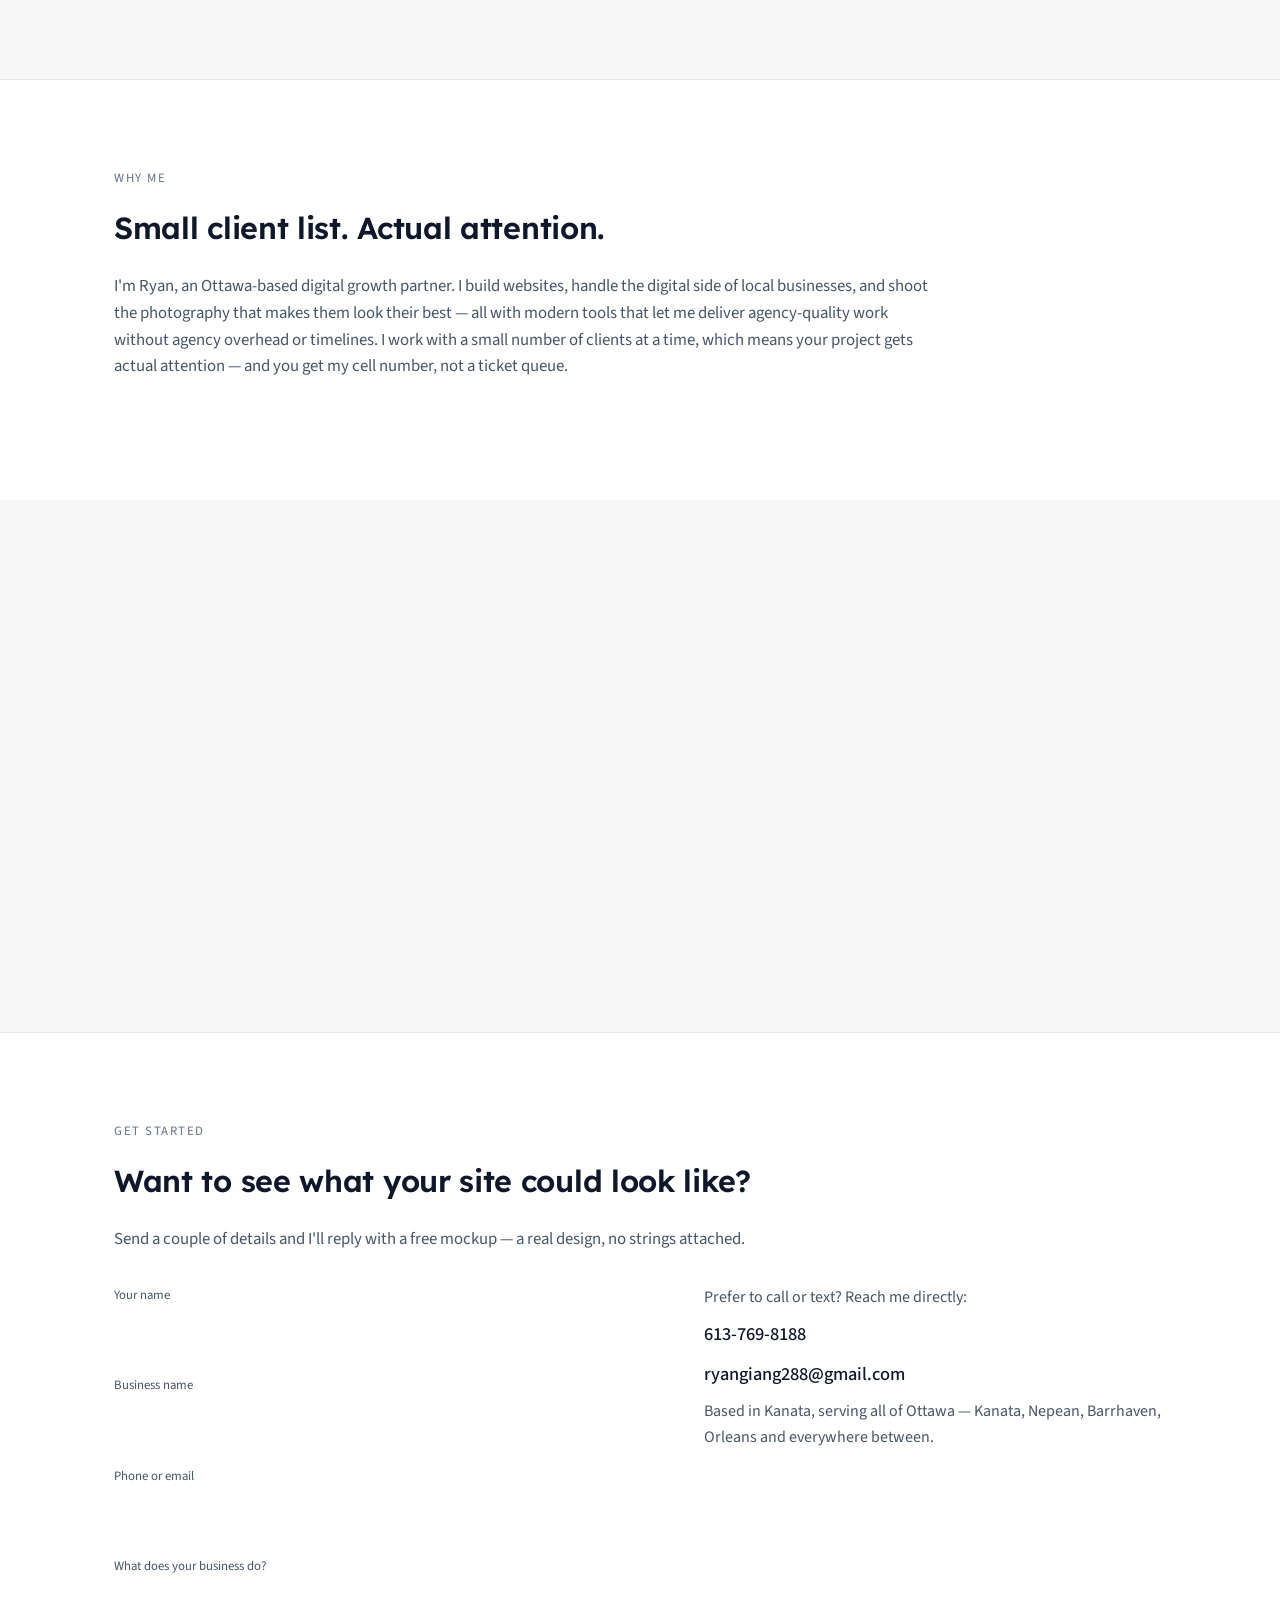
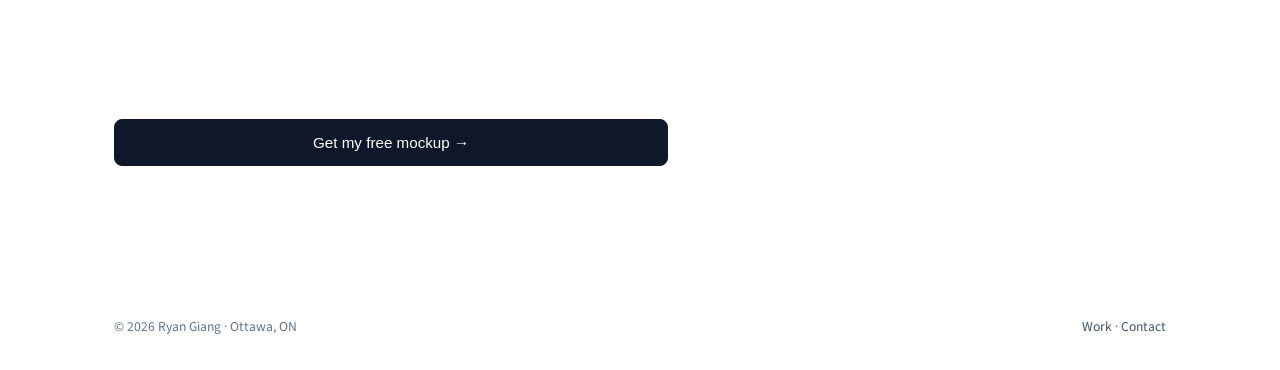
<file: digital-consulting/index.html>
<!DOCTYPE html>
<html lang="en">
<head>
  <meta charset="UTF-8">
  <meta name="viewport" content="width=device-width, initial-scale=1.0">
  <title>Website Design Ottawa | Small Business Websites — Ryan Giang</title>
  <meta name="description" content="Ottawa web designer building fast, modern websites for small businesses — cafés, shops, restaurants and trades. Get a website built and live in under two weeks.">
  <meta name="robots" content="index, follow">
  <link rel="canonical" href="https://ryangiang.com/digital-consulting/">
  <meta property="og:title" content="Website Design Ottawa | Small Business Websites — Ryan Giang">
  <meta property="og:description" content="Ottawa web designer building fast, modern websites for local small businesses. Get a website built and live in under two weeks.">
  <meta property="og:type" content="website">
  <meta property="og:locale" content="en_CA">
  <meta property="og:url" content="https://ryangiang.com/digital-consulting/">
  <link rel="stylesheet" href="style.css">
  <script type="application/ld+json">
  {
    "@context": "https://schema.org",
    "@type": "ProfessionalService",
    "name": "Ryan Giang — Website Design & Digital Growth",
    "alternateName": "Ryan Giang Web Design Ottawa",
    "url": "https://ryangiang.com/digital-consulting/",
    "description": "Web design and website development for Ottawa small businesses — fast, mobile-first sites built to rank on Google and turn visitors into customers.",
    "serviceType": ["Web design", "Website development", "Local SEO", "Google Business Profile optimization", "Website hosting and maintenance"],
    "email": "ryangiang288@gmail.com",
    "telephone": "+1-613-769-8188",
    "areaServed": ["Ottawa", "Kanata", "Nepean", "Barrhaven", "Orleans"],
    "address": { "@type": "PostalAddress", "addressLocality": "Ottawa", "addressRegion": "ON", "addressCountry": "CA" },
    "priceRange": "$999 - $2,500 CAD"
  }
  </script>
</head>
<body>

<canvas id="starfall" aria-hidden="true"></canvas>

<header class="site-header">
  <div class="wrap">
    <a class="logo" href="/">Ryan Giang <span>· Digital Growth</span></a>
    <button class="nav-toggle" aria-label="Open menu" aria-expanded="false">☰</button>
    <nav class="nav">
      <a href="#what">What you get</a>
      <a href="#pricing">Pricing</a>
      <a href="#how">How it works</a>
      <a href="portfolio.html">Work</a>
      <a href="tel:+16137698188" class="nav-phone">613-769-8188</a>
      <a href="#contact" class="btn btn-primary btn-small">Get a free mockup</a>
    </nav>
  </div>
</header>

<section class="hero">
  <div class="wrap">
    <h1>Websites that get Ottawa businesses <em>found — and called.</em></h1>
    <p>I build fast, modern websites for Ottawa small businesses — restaurants, cafés, shops, trades, and everything in between — that show up on Google, work perfectly on phones, and turn visitors into customers. Live in under two weeks, at a price that makes agency quotes look silly.</p>
    <div class="hero-ctas">
      <a href="#contact" class="btn btn-primary">Get a free mockup →</a>
      <a href="portfolio.html" class="btn btn-ghost">See my work</a>
    </div>
    <p class="hero-note">Free mockup first. You see a real design before spending a dollar.</p>
  </div>
</section>

<section class="problem">
  <div class="wrap reveal">
    <span class="kicker">The problem</span>
    <p>Most local business websites lose customers silently. They're slow, broken on mobile, invisible on Google — or don't exist at all. Meanwhile the shop down the street with a decent site takes the call that should've been yours. <strong>Your customers are searching right now; the only question is who they find.</strong></p>
  </div>
</section>

<section id="what" class="section-soft">
  <div class="wrap">
    <span class="kicker">What you get</span>
    <h2>Built to work as hard as you do</h2>
    <div class="grid-3">
      <div class="card reveal">
        <div class="icon">📞</div>
        <h3>Built to convert</h3>
        <p>One-tap calling, clear services and pricing, your real reviews front and center. Every design decision points visitors toward contacting you.</p>
      </div>
      <div class="card reveal">
        <div class="icon">🔍</div>
        <h3>Found on Google</h3>
        <p>Local SEO built in from day one — proper structure, local business markup, and pages targeting what your customers actually search.</p>
      </div>
      <div class="card reveal">
        <div class="icon">🛠️</div>
        <h3>Zero hassle</h3>
        <p>I handle everything: domain, hosting, updates, security. You run your business; the website just works.</p>
      </div>
    </div>
  </div>
</section>

<section id="pricing">
  <div class="wrap">
    <span class="kicker">Pricing</span>
    <h2>Simple pricing. No surprise fees.</h2>
    <p class="lead">The quote is the price. All prices in CAD.</p>

    <div class="tiers">
      <div class="tier reveal">
        <h3>Launch Website</h3>
        <p class="tier-tag">Get your business online in 7 days.</p>
        <p class="price">$999 <small>+ $49/mo</small></p>
        <p class="price-sub">setup + monthly</p>
        <ul>
          <li>Custom one-page website</li>
          <li>Professional copywriting</li>
          <li>Mobile optimization</li>
          <li>Contact form</li>
          <li>Click-to-call buttons</li>
          <li>Google Business Profile optimization</li>
          <li>Basic SEO setup</li>
          <li>Hosting</li>
          <li>SSL/security</li>
          <li>Monthly backups</li>
        </ul>
        <a href="#contact" class="btn btn-ghost" style="color: var(--ink); border-color: var(--line);">Start here</a>
      </div>

      <div class="tier tier-popular reveal">
        <span class="tier-badge">Most popular — everything handled</span>
        <h3>Growth Website</h3>
        <p class="tier-tag">More pages, more visibility, hands-off upkeep.</p>
        <p class="price">$1,500 <small>+ $149/mo</small></p>
        <p class="price-sub">setup + monthly</p>
        <ul>
          <li>5-page website</li>
          <li>Hosting</li>
          <li>Security</li>
          <li>Analytics</li>
          <li>SEO monitoring</li>
          <li>2 monthly updates</li>
          <li>Google Business Profile management</li>
          <li>Priority support</li>
        </ul>
        <a href="#contact" class="btn btn-primary">Get a free mockup</a>
      </div>

      <div class="tier reveal">
        <h3>Premium Growth + SEO</h3>
        <p class="tier-tag">A full growth engine, not just a website.</p>
        <p class="price">$2,500 <small>+ $299/mo</small></p>
        <p class="price-sub">setup + monthly</p>
        <ul>
          <li>10-page website</li>
          <li>Blog</li>
          <li>Local SEO</li>
          <li>Google Business optimization</li>
          <li>Monthly SEO improvements</li>
          <li>Lead tracking</li>
          <li>Review generation system</li>
          <li>Monthly strategy call</li>
        </ul>
        <a href="#contact" class="btn btn-ghost" style="color: var(--ink); border-color: var(--line);">Ask about Premium Growth + SEO</a>
      </div>

      <div class="tier reveal">
        <h3>Website Ownership</h3>
        <p class="tier-tag">You own and run everything.</p>
        <p class="price">$2,500</p>
        <p class="price-sub">one-time</p>
        <ul>
          <li>Custom website</li>
          <li>Client-owned hosting</li>
          <li>Domain transfer</li>
          <li>Documentation</li>
          <li>Training</li>
          <li>30-day support</li>
        </ul>
        <a href="#contact" class="btn btn-ghost" style="color: var(--ink); border-color: var(--line);">Ask about ownership</a>
      </div>
    </div>

    <div class="addons reveal">
      <strong>Add-ons:</strong>
      <span>Photography &amp; media package — pro photos of your space, food, or team, shot and edited by me — from $300</span>
      <span>AI chat assistant, answers customers 24/7 — $120/mo</span>
    </div>
    <p class="pricing-note">All prices in CAD. No surprise fees — the quote is the price.</p>
  </div>
</section>

<section id="how" class="section-soft">
  <div class="wrap">
    <span class="kicker">How it works</span>
    <h2>From first email to launch in four steps</h2>
    <div class="steps">
      <div class="step reveal">
        <div class="num">1</div>
        <h3>Free mockup</h3>
        <p>Tell me about your business (or just say yes when I email you one). You see a real design before spending a dollar.</p>
      </div>
      <div class="step reveal">
        <div class="num">2</div>
        <h3>Quick call</h3>
        <p>15 minutes to nail down what you want. Simple agreement, 50% deposit.</p>
      </div>
      <div class="step reveal">
        <div class="num">3</div>
        <h3>Built in days</h3>
        <p>Your site, your photos, your reviews — live within two weeks.</p>
      </div>
      <div class="step reveal">
        <div class="num">4</div>
        <h3>Launch &amp; grow</h3>
        <p>I handle the technical launch, then keep it fast, secure, and current.</p>
      </div>
    </div>
  </div>
</section>

<section class="why">
  <div class="wrap reveal">
    <span class="kicker">Why me</span>
    <h2>Small client list. Actual attention.</h2>
    <p class="lead">I'm Ryan, an Ottawa-based digital growth partner. I build websites, handle the digital side of local businesses, and shoot the photography that makes them look their best — all with modern tools that let me deliver agency-quality work without agency overhead or timelines. I work with a small number of clients at a time, which means your project gets actual attention — and you get my cell number, not a ticket queue.</p>
  </div>
</section>

<section class="section-soft">
  <div class="wrap">
    <span class="kicker">FAQ</span>
    <h2>Quick answers</h2>
    <div class="faq-list">
      <details class="faq-item reveal">
        <summary>How fast?</summary>
        <p>Most sites are live within two weeks of receiving your content.</p>
      </details>
      <details class="faq-item reveal">
        <summary>Do I own it?</summary>
        <p>Yes — on full payment the site is yours. Managed clients can take everything with them anytime with 30 days' notice.</p>
      </details>
      <details class="faq-item reveal">
        <summary>What if I already have a website?</summary>
        <p>Even better — I'll show you a side-by-side.</p>
      </details>
      <details class="faq-item reveal">
        <summary>What do you need from me?</summary>
        <p>About an hour total: a short intake form, your photos, and your feedback on the draft.</p>
      </details>
    </div>
  </div>
</section>

<section id="contact" class="contact">
  <div class="wrap">
    <span class="kicker">Get started</span>
    <h2>Want to see what your site could look like?</h2>
    <p class="lead">Send a couple of details and I'll reply with a free mockup — a real design, no strings attached.</p>
    <div class="contact-grid">
      <form class="contact-form" id="lead-form">
        <label for="f-name">Your name</label>
        <input id="f-name" name="name" type="text" required autocomplete="name">
        <label for="f-business">Business name</label>
        <input id="f-business" name="business" type="text" required>
        <label for="f-contact">Phone or email</label>
        <input id="f-contact" name="contact" type="text" required>
        <label for="f-message">What does your business do?</label>
        <textarea id="f-message" name="message" rows="4" placeholder="e.g. Restaurant in Kanata — our site is outdated"></textarea>
        <button type="submit" class="btn btn-primary">Get my free mockup →</button>
        <p class="form-status" role="status"></p>
      </form>
      <div class="contact-aside">
        <p>Prefer to call or text? Reach me directly:</p>
        <p><a class="big-mail" href="tel:+16137698188">613-769-8188</a></p>
        <p><a class="big-mail" href="mailto:ryangiang288@gmail.com">ryangiang288@gmail.com</a></p>
        <p>Based in Kanata, serving all of Ottawa — Kanata, Nepean, Barrhaven, Orleans and everywhere between.</p>
      </div>
    </div>
  </div>
</section>

<footer class="site-footer">
  <div class="wrap">
    <span>© 2026 Ryan Giang · Ottawa, ON</span>
    <span><a href="portfolio.html">Work</a> · <a href="mailto:ryangiang288@gmail.com">Contact</a></span>
  </div>
</footer>

<script src="main.js"></script>
<script>
/* Starfall background — diagonal light streaks on canvas, tuned for a
   white page (saturated mid-lightness colors instead of near-white glow).
   Runs only while visible; skipped for reduced motion. */
(function(){
  const canvas = document.getElementById('starfall');
  if (!canvas) return;
  const reduce = window.matchMedia('(prefers-reduced-motion: reduce)').matches;
  const ctx = canvas.getContext('2d');
  const hues = [200, 215, 230, 255, 275, 315]; // cyan → blue → violet → pink
  let w, h, dpr, streaks = [], running = false, rafId = null;

  function resize(){
    dpr = Math.min(window.devicePixelRatio || 1, 2);
    w = canvas.offsetWidth; h = canvas.offsetHeight;
    canvas.width = w * dpr; canvas.height = h * dpr;
    ctx.setTransform(dpr, 0, 0, dpr, 0, 0);
  }

  function makeStreak(initial){
    const speed = 2 + Math.random() * 5;
    return {
      x: Math.random() * (w * 1.4) - w * 0.2,
      y: initial ? Math.random() * h : -60 - Math.random() * h * 0.5,
      len: 60 + Math.random() * 180,
      speed,
      hue: hues[Math.floor(Math.random() * hues.length)],
      alpha: 0.22 + Math.random() * 0.4,
      width: 0.6 + Math.random() * 1.6
    };
  }

  // streaks travel down-right at ~34° like the reference design
  const DX = 0.55, DY = 0.83;

  function frame(){
    ctx.clearRect(0, 0, w, h);
    for (const s of streaks){
      const grad = ctx.createLinearGradient(s.x, s.y, s.x - DX * s.len, s.y - DY * s.len);
      grad.addColorStop(0, 'hsla(' + s.hue + ',85%,50%,' + s.alpha + ')');
      grad.addColorStop(1, 'hsla(' + s.hue + ',85%,50%,0)');
      ctx.strokeStyle = grad;
      ctx.lineWidth = s.width;
      ctx.lineCap = 'round';
      ctx.beginPath();
      ctx.moveTo(s.x, s.y);
      ctx.lineTo(s.x - DX * s.len, s.y - DY * s.len);
      ctx.stroke();
      s.x += DX * s.speed;
      s.y += DY * s.speed;
      if (s.y - s.len > h || s.x - s.len > w) Object.assign(s, makeStreak(false));
    }
    if (running) rafId = requestAnimationFrame(frame);
  }

  resize();
  streaks = Array.from({ length: 26 }, () => makeStreak(true));
  window.addEventListener('resize', () => { resize(); });

  if (reduce){ frame(); return; } // one static frame, no animation

  const io = new IntersectionObserver((entries) => {
    entries.forEach(entry => {
      if (entry.isIntersecting && !running){
        running = true; rafId = requestAnimationFrame(frame);
      } else if (!entry.isIntersecting && running){
        running = false; if (rafId) cancelAnimationFrame(rafId);
      }
    });
  });
  io.observe(canvas);
})();
</script>
</body>
</html>
</file>
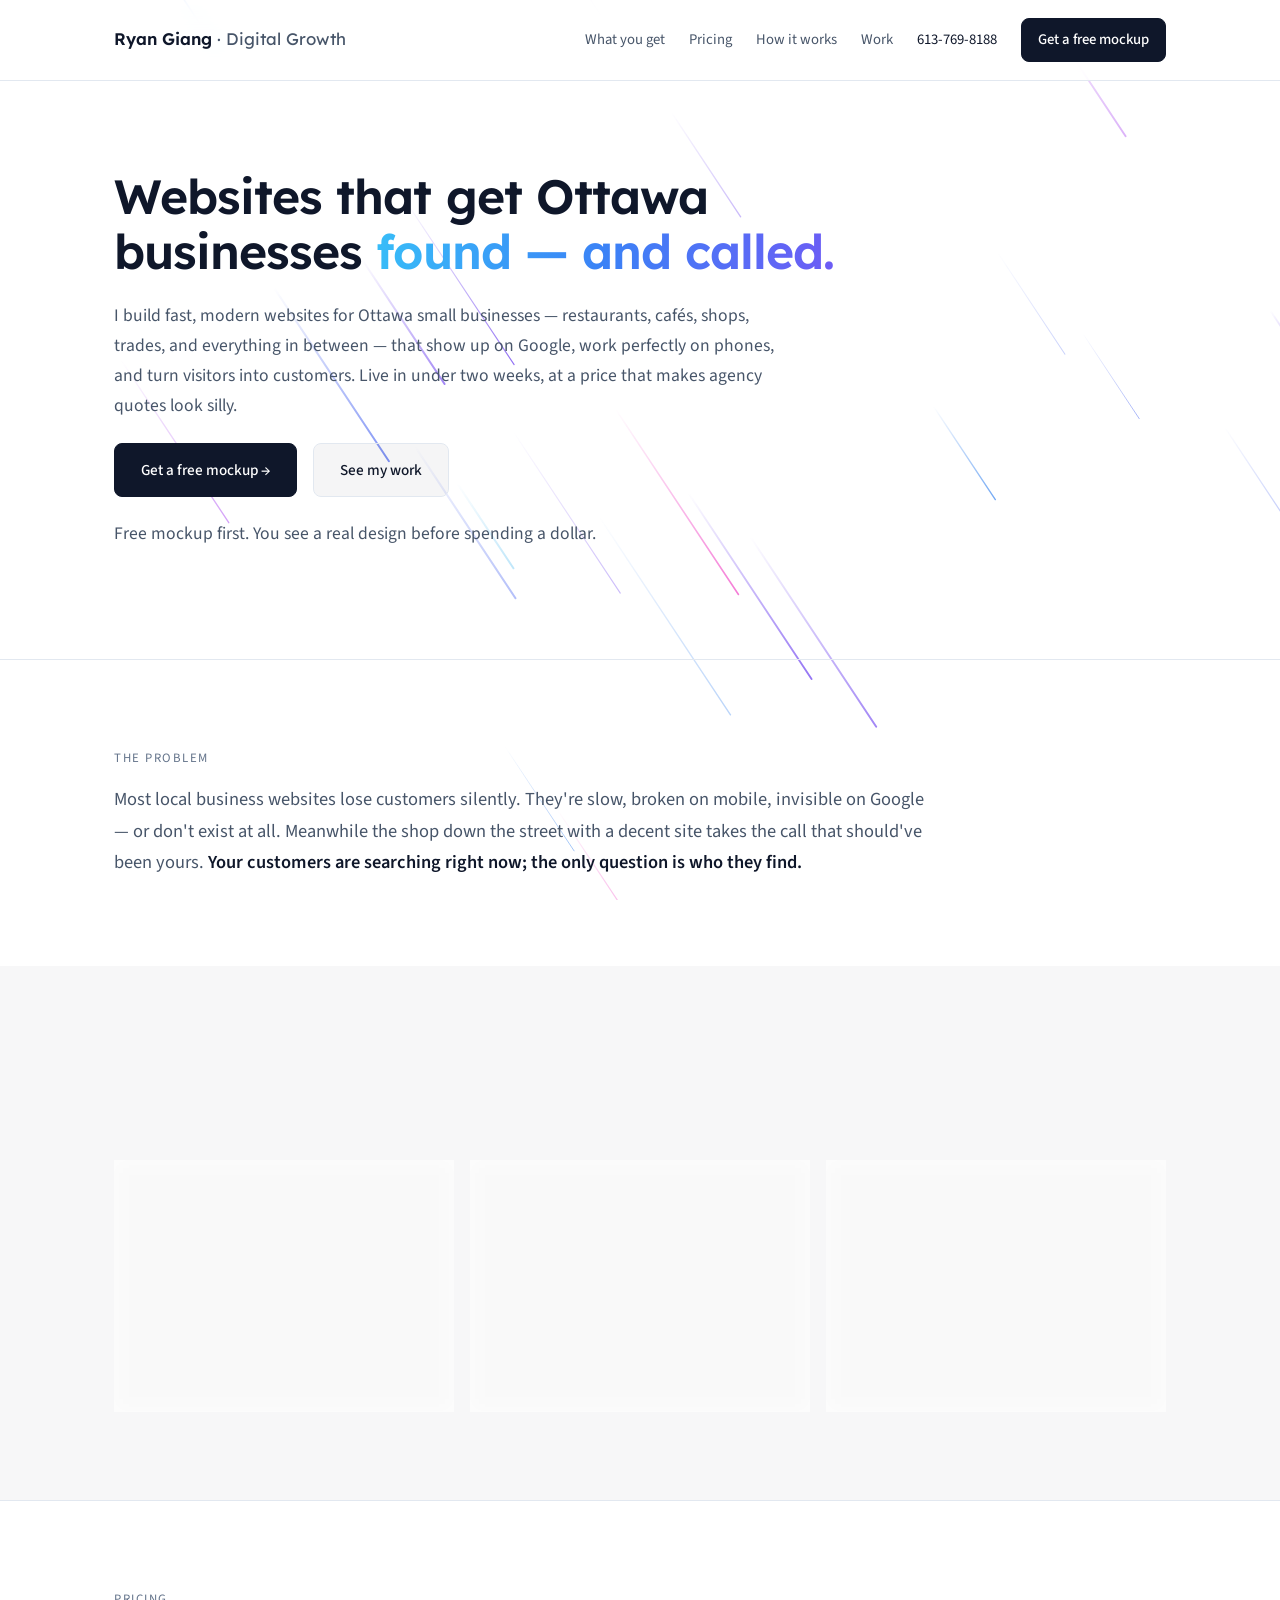
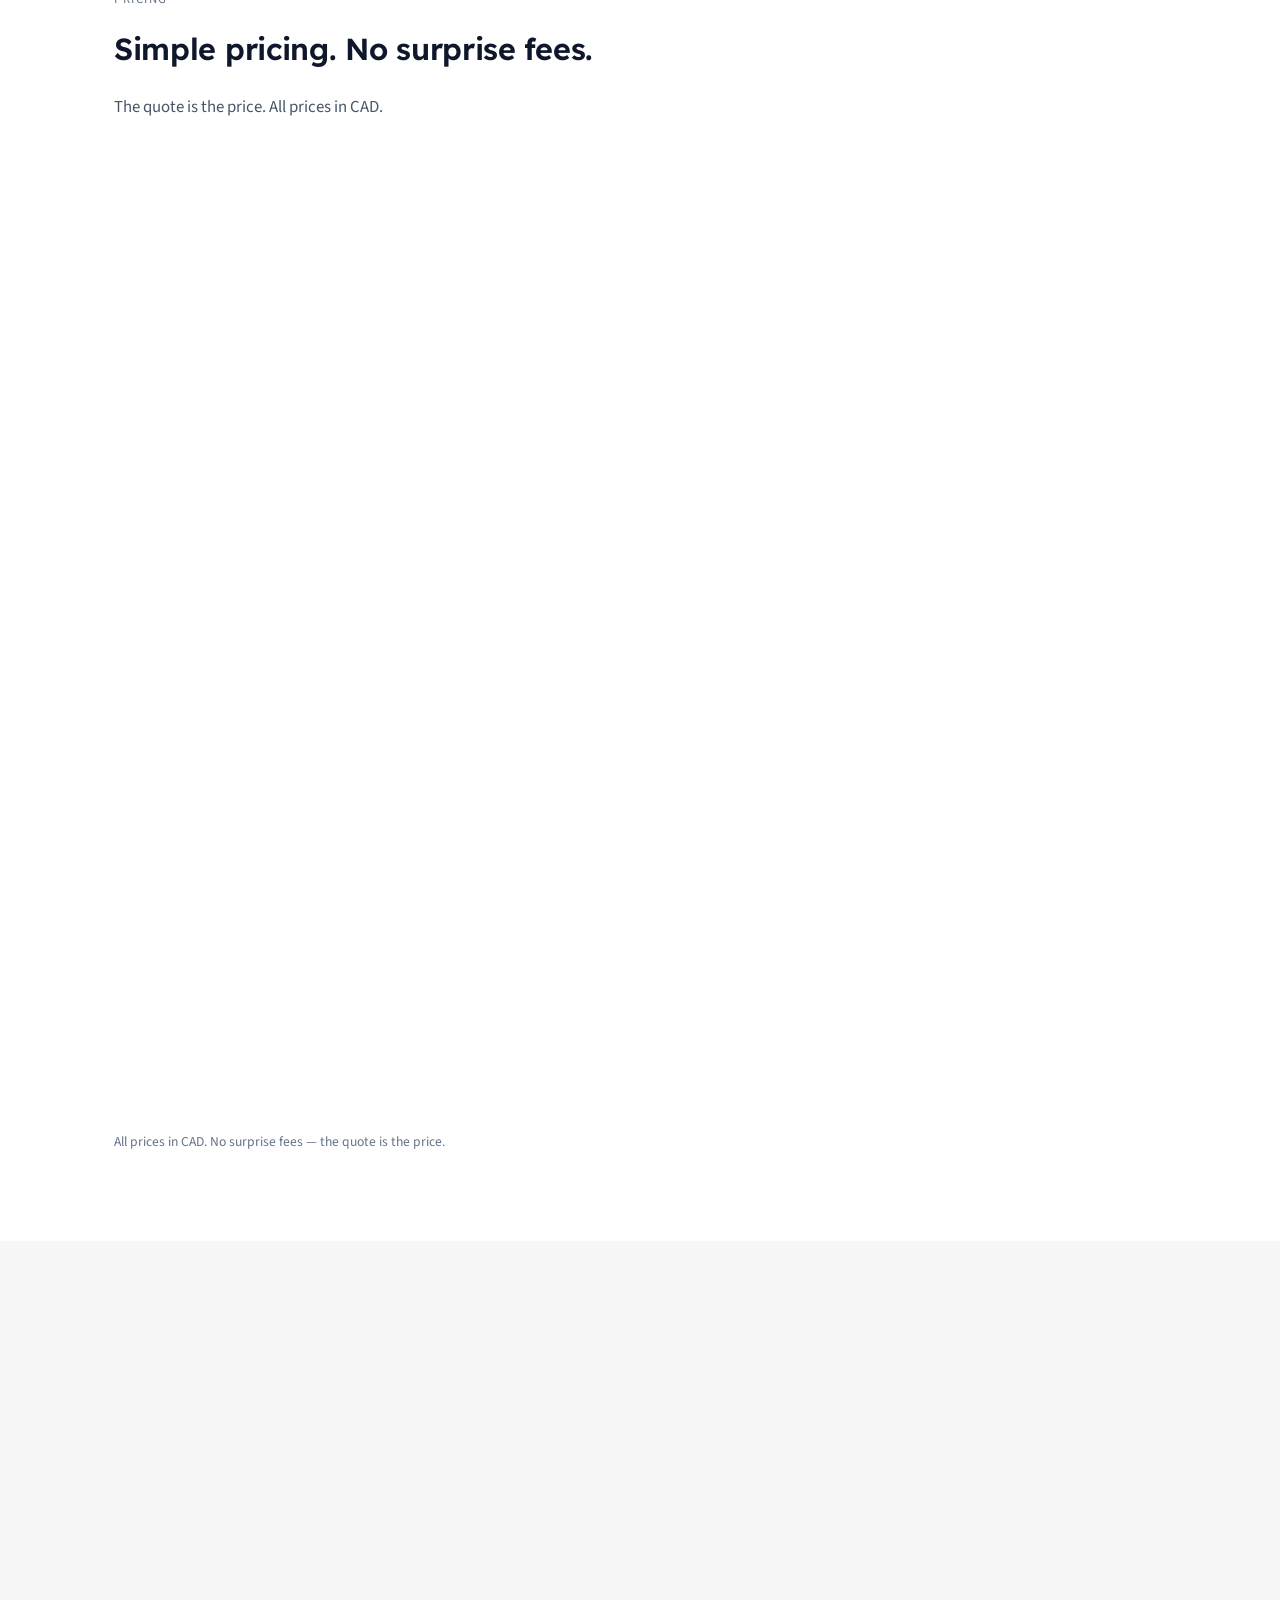
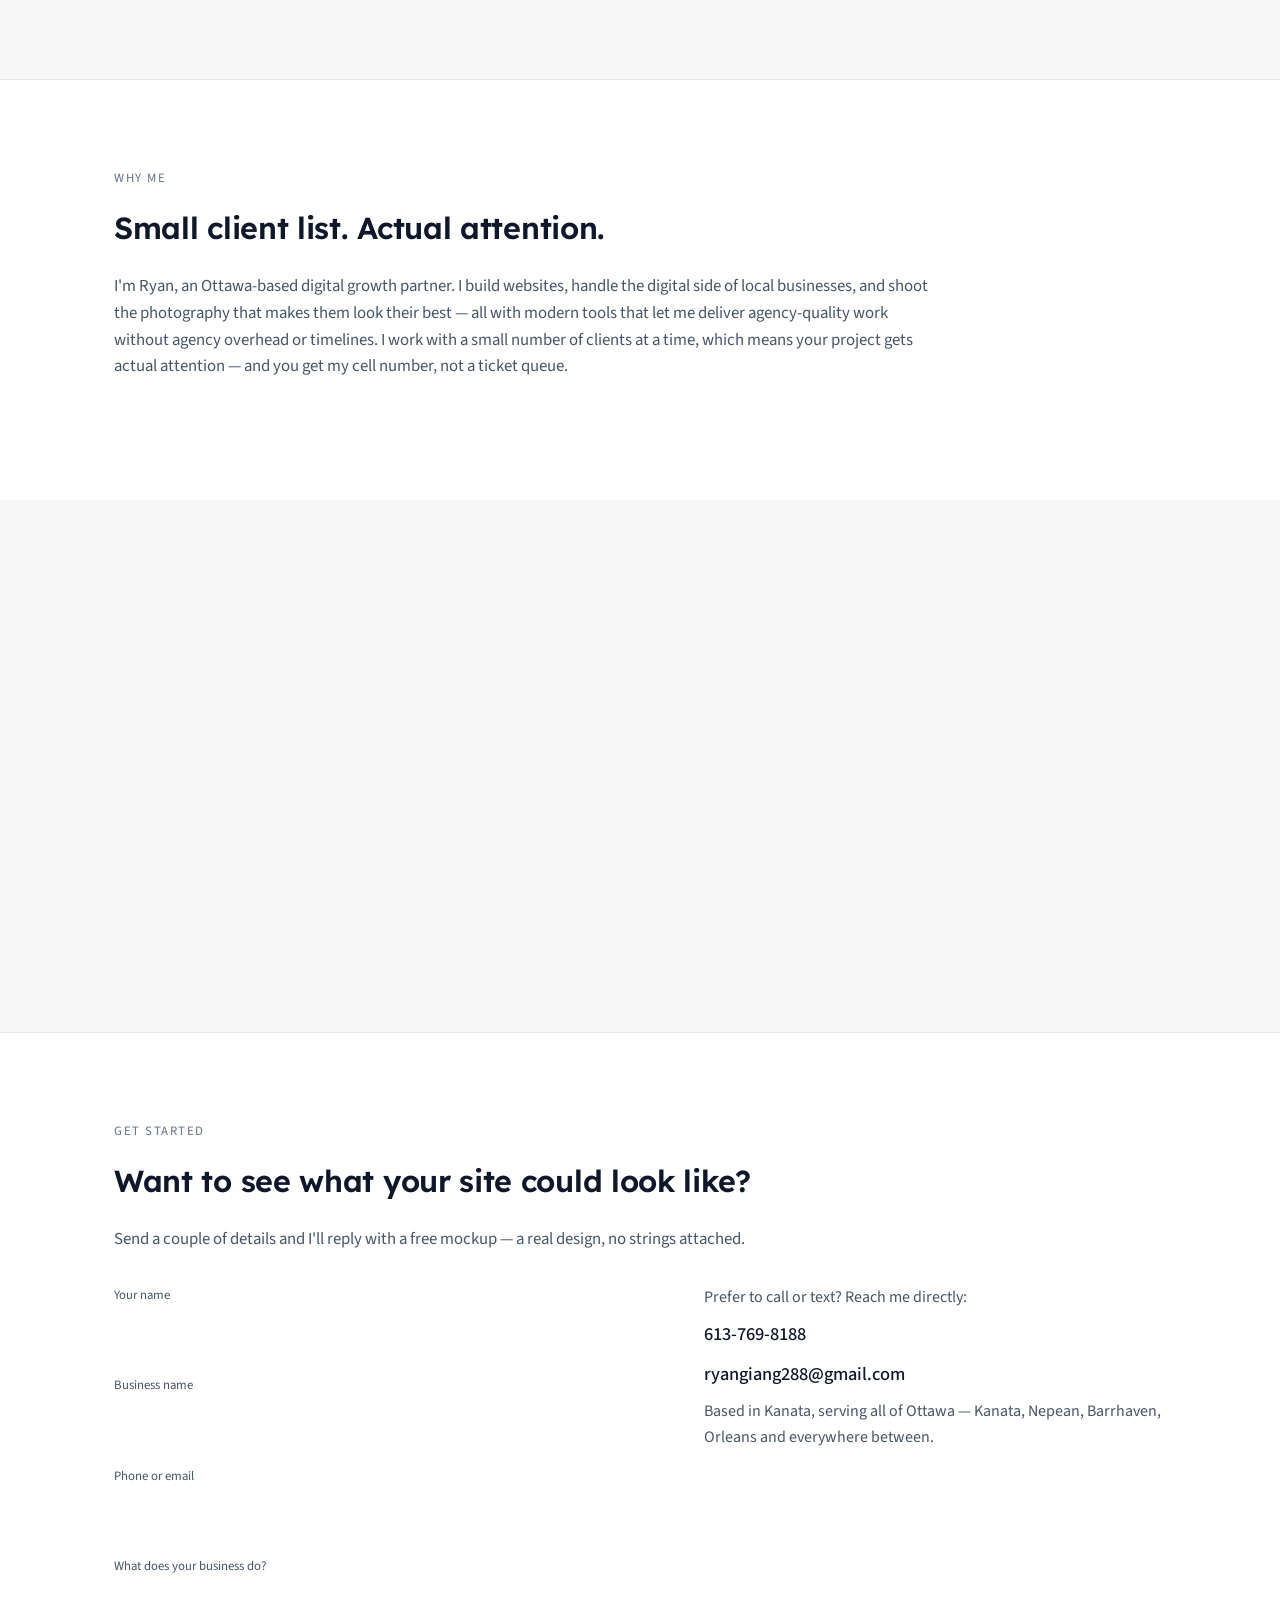
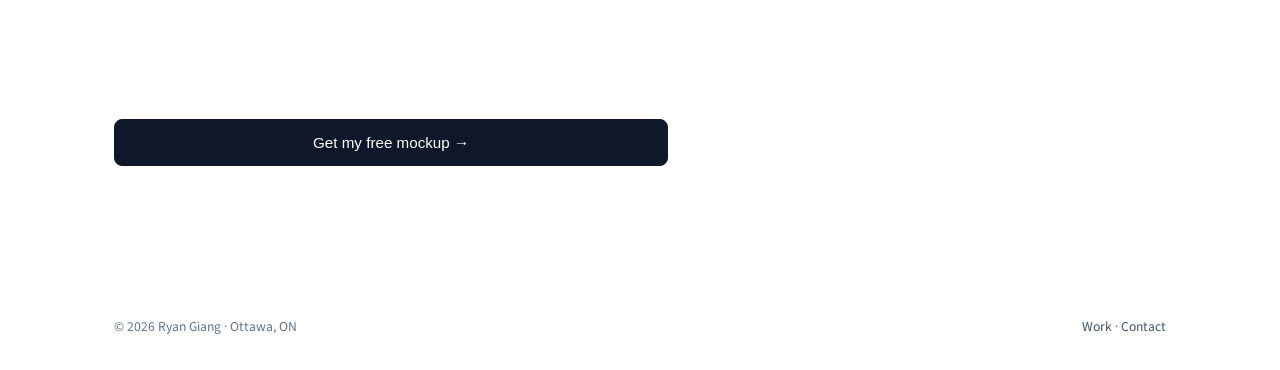
<file: digital-growth/index.html>
<!DOCTYPE html>
<html lang="en">
<head>
  <meta charset="UTF-8">
  <meta name="viewport" content="width=device-width, initial-scale=1.0">
  <title>Website Design Ottawa | Small Business Websites — Ryan Giang</title>
  <meta name="description" content="Ottawa web designer building fast, modern websites for small businesses — cafés, shops, restaurants and trades. Get a website built and live in under two weeks.">
  <meta name="robots" content="index, follow">
  <link rel="canonical" href="https://ryangiang.com/digital-growth">
  <meta property="og:title" content="Website Design Ottawa | Small Business Websites — Ryan Giang">
  <meta property="og:description" content="Ottawa web designer building fast, modern websites for local small businesses. Get a website built and live in under two weeks.">
  <meta property="og:type" content="website">
  <meta property="og:locale" content="en_CA">
  <meta property="og:url" content="https://ryangiang.com/digital-growth">
  <link rel="stylesheet" href="/digital-growth/style.css">
  <script type="application/ld+json">
  {
    "@context": "https://schema.org",
    "@type": "ProfessionalService",
    "name": "Ryan Giang — Website Design & Digital Growth",
    "alternateName": "Ryan Giang Web Design Ottawa",
    "url": "https://ryangiang.com/digital-growth",
    "description": "Web design and website development for Ottawa small businesses — fast, mobile-first sites built to rank on Google and turn visitors into customers.",
    "serviceType": ["Web design", "Website development", "Local SEO", "Google Business Profile optimization", "Website hosting and maintenance"],
    "email": "ryangiang288@gmail.com",
    "telephone": "+1-613-769-8188",
    "areaServed": ["Ottawa", "Kanata", "Nepean", "Barrhaven", "Orleans"],
    "address": { "@type": "PostalAddress", "addressLocality": "Ottawa", "addressRegion": "ON", "addressCountry": "CA" },
    "priceRange": "$999 - $2,500 CAD"
  }
  </script>
</head>
<body>

<canvas id="starfall" aria-hidden="true"></canvas>

<header class="site-header">
  <div class="wrap">
    <a class="logo" href="/">Ryan Giang <span>· Digital Growth</span></a>
    <button class="nav-toggle" aria-label="Open menu" aria-expanded="false">☰</button>
    <nav class="nav">
      <a href="#what">What you get</a>
      <a href="#pricing">Pricing</a>
      <a href="#how">How it works</a>
      <a href="/digital-growth/portfolio">Work</a>
      <a href="tel:+16137698188" class="nav-phone">613-769-8188</a>
      <a href="#contact" class="btn btn-primary btn-small">Get a free mockup</a>
    </nav>
  </div>
</header>

<section class="hero">
  <div class="wrap">
    <h1>Websites that get Ottawa businesses <em>found — and called.</em></h1>
    <p>I build fast, modern websites for Ottawa small businesses — restaurants, cafés, shops, trades, and everything in between — that show up on Google, work perfectly on phones, and turn visitors into customers. Live in under two weeks, at a price that makes agency quotes look silly.</p>
    <div class="hero-ctas">
      <a href="#contact" class="btn btn-primary">Get a free mockup →</a>
      <a href="/digital-growth/portfolio" class="btn btn-ghost">See my work</a>
    </div>
    <p class="hero-note">Free mockup first. You see a real design before spending a dollar.</p>
  </div>
</section>

<section class="problem">
  <div class="wrap reveal">
    <span class="kicker">The problem</span>
    <p>Most local business websites lose customers silently. They're slow, broken on mobile, invisible on Google — or don't exist at all. Meanwhile the shop down the street with a decent site takes the call that should've been yours. <strong>Your customers are searching right now; the only question is who they find.</strong></p>
  </div>
</section>

<section id="what" class="section-soft">
  <div class="wrap">
    <span class="kicker">What you get</span>
    <h2>Built to work as hard as you do</h2>
    <div class="grid-3">
      <div class="card reveal">
        <div class="icon">📞</div>
        <h3>Built to convert</h3>
        <p>One-tap calling, clear services and pricing, your real reviews front and center. Every design decision points visitors toward contacting you.</p>
      </div>
      <div class="card reveal">
        <div class="icon">🔍</div>
        <h3>Found on Google</h3>
        <p>Local SEO built in from day one — proper structure, local business markup, and pages targeting what your customers actually search.</p>
      </div>
      <div class="card reveal">
        <div class="icon">🛠️</div>
        <h3>Zero hassle</h3>
        <p>I handle everything: domain, hosting, updates, security. You run your business; the website just works.</p>
      </div>
    </div>
  </div>
</section>

<section id="pricing">
  <div class="wrap">
    <span class="kicker">Pricing</span>
    <h2>Simple pricing. No surprise fees.</h2>
    <p class="lead">The quote is the price. All prices in CAD.</p>

    <div class="tiers">
      <div class="tier reveal">
        <h3>Launch Website</h3>
        <p class="tier-tag">Get your business online in 7 days.</p>
        <p class="price">$999 <small>+ $49/mo</small></p>
        <p class="price-sub">setup + monthly</p>
        <ul>
          <li>Custom one-page website</li>
          <li>Professional copywriting</li>
          <li>Mobile optimization</li>
          <li>Contact form</li>
          <li>Click-to-call buttons</li>
          <li>Google Business Profile optimization</li>
          <li>Basic SEO setup</li>
          <li>Hosting</li>
          <li>SSL/security</li>
          <li>Monthly backups</li>
        </ul>
        <a href="#contact" class="btn btn-ghost" style="color: var(--ink); border-color: var(--line);">Start here</a>
      </div>

      <div class="tier tier-popular reveal">
        <span class="tier-badge">Most popular — everything handled</span>
        <h3>Growth Website</h3>
        <p class="tier-tag">More pages, more visibility, hands-off upkeep.</p>
        <p class="price">$1,500 <small>+ $149/mo</small></p>
        <p class="price-sub">setup + monthly</p>
        <ul>
          <li>5-page website</li>
          <li>Hosting</li>
          <li>Security</li>
          <li>Analytics</li>
          <li>SEO monitoring</li>
          <li>2 monthly updates</li>
          <li>Google Business Profile management</li>
          <li>Priority support</li>
        </ul>
        <a href="#contact" class="btn btn-primary">Get a free mockup</a>
      </div>

      <div class="tier reveal">
        <h3>Premium Growth + SEO</h3>
        <p class="tier-tag">A full growth engine, not just a website.</p>
        <p class="price">$2,500 <small>+ $299/mo</small></p>
        <p class="price-sub">setup + monthly</p>
        <ul>
          <li>10-page website</li>
          <li>Blog</li>
          <li>Local SEO</li>
          <li>Google Business optimization</li>
          <li>Monthly SEO improvements</li>
          <li>Lead tracking</li>
          <li>Review generation system</li>
          <li>Monthly strategy call</li>
        </ul>
        <a href="#contact" class="btn btn-ghost" style="color: var(--ink); border-color: var(--line);">Ask about Premium Growth + SEO</a>
      </div>

      <div class="tier reveal">
        <h3>Website Ownership</h3>
        <p class="tier-tag">You own and run everything.</p>
        <p class="price">$2,500</p>
        <p class="price-sub">one-time</p>
        <ul>
          <li>Custom website</li>
          <li>Client-owned hosting</li>
          <li>Domain transfer</li>
          <li>Documentation</li>
          <li>Training</li>
          <li>30-day support</li>
        </ul>
        <a href="#contact" class="btn btn-ghost" style="color: var(--ink); border-color: var(--line);">Ask about ownership</a>
      </div>
    </div>

    <div class="addons reveal">
      <strong>Add-ons:</strong>
      <span>Photography &amp; media package — pro photos of your space, food, or team, shot and edited by me — from $300</span>
      <span>AI chat assistant, answers customers 24/7 — $120/mo</span>
    </div>
    <p class="pricing-note">All prices in CAD. No surprise fees — the quote is the price.</p>
  </div>
</section>

<section id="how" class="section-soft">
  <div class="wrap">
    <span class="kicker">How it works</span>
    <h2>From first email to launch in four steps</h2>
    <div class="steps">
      <div class="step reveal">
        <div class="num">1</div>
        <h3>Free mockup</h3>
        <p>Tell me about your business (or just say yes when I email you one). You see a real design before spending a dollar.</p>
      </div>
      <div class="step reveal">
        <div class="num">2</div>
        <h3>Quick call</h3>
        <p>15 minutes to nail down what you want. Simple agreement, 50% deposit.</p>
      </div>
      <div class="step reveal">
        <div class="num">3</div>
        <h3>Built in days</h3>
        <p>Your site, your photos, your reviews — live within two weeks.</p>
      </div>
      <div class="step reveal">
        <div class="num">4</div>
        <h3>Launch &amp; grow</h3>
        <p>I handle the technical launch, then keep it fast, secure, and current.</p>
      </div>
    </div>
  </div>
</section>

<section class="why">
  <div class="wrap reveal">
    <span class="kicker">Why me</span>
    <h2>Small client list. Actual attention.</h2>
    <p class="lead">I'm Ryan, an Ottawa-based digital growth partner. I build websites, handle the digital side of local businesses, and shoot the photography that makes them look their best — all with modern tools that let me deliver agency-quality work without agency overhead or timelines. I work with a small number of clients at a time, which means your project gets actual attention — and you get my cell number, not a ticket queue.</p>
  </div>
</section>

<section class="section-soft">
  <div class="wrap">
    <span class="kicker">FAQ</span>
    <h2>Quick answers</h2>
    <div class="faq-list">
      <details class="faq-item reveal">
        <summary>How fast?</summary>
        <p>Most sites are live within two weeks of receiving your content.</p>
      </details>
      <details class="faq-item reveal">
        <summary>Do I own it?</summary>
        <p>Yes — on full payment the site is yours. Managed clients can take everything with them anytime with 30 days' notice.</p>
      </details>
      <details class="faq-item reveal">
        <summary>What if I already have a website?</summary>
        <p>Even better — I'll show you a side-by-side.</p>
      </details>
      <details class="faq-item reveal">
        <summary>What do you need from me?</summary>
        <p>About an hour total: a short intake form, your photos, and your feedback on the draft.</p>
      </details>
    </div>
  </div>
</section>

<section id="contact" class="contact">
  <div class="wrap">
    <span class="kicker">Get started</span>
    <h2>Want to see what your site could look like?</h2>
    <p class="lead">Send a couple of details and I'll reply with a free mockup — a real design, no strings attached.</p>
    <div class="contact-grid">
      <form class="contact-form" id="lead-form">
        <label for="f-name">Your name</label>
        <input id="f-name" name="name" type="text" required autocomplete="name">
        <label for="f-business">Business name</label>
        <input id="f-business" name="business" type="text" required>
        <label for="f-contact">Phone or email</label>
        <input id="f-contact" name="contact" type="text" required>
        <label for="f-message">What does your business do?</label>
        <textarea id="f-message" name="message" rows="4" placeholder="e.g. Restaurant in Kanata — our site is outdated"></textarea>
        <button type="submit" class="btn btn-primary">Get my free mockup →</button>
        <p class="form-status" role="status"></p>
      </form>
      <div class="contact-aside">
        <p>Prefer to call or text? Reach me directly:</p>
        <p><a class="big-mail" href="tel:+16137698188">613-769-8188</a></p>
        <p><a class="big-mail" href="mailto:ryangiang288@gmail.com">ryangiang288@gmail.com</a></p>
        <p>Based in Kanata, serving all of Ottawa — Kanata, Nepean, Barrhaven, Orleans and everywhere between.</p>
      </div>
    </div>
  </div>
</section>

<footer class="site-footer">
  <div class="wrap">
    <span>© 2026 Ryan Giang · Ottawa, ON</span>
    <span><a href="/digital-growth/portfolio">Work</a> · <a href="mailto:ryangiang288@gmail.com">Contact</a></span>
  </div>
</footer>

<script src="/digital-growth/main.js"></script>
<script>
/* Starfall background — diagonal light streaks on canvas, tuned for a
   white page (saturated mid-lightness colors instead of near-white glow).
   Runs only while visible; skipped for reduced motion. */
(function(){
  const canvas = document.getElementById('starfall');
  if (!canvas) return;
  const reduce = window.matchMedia('(prefers-reduced-motion: reduce)').matches;
  const ctx = canvas.getContext('2d');
  const hues = [200, 215, 230, 255, 275, 315]; // cyan → blue → violet → pink
  let w, h, dpr, streaks = [], running = false, rafId = null;

  function resize(){
    dpr = Math.min(window.devicePixelRatio || 1, 2);
    w = canvas.offsetWidth; h = canvas.offsetHeight;
    canvas.width = w * dpr; canvas.height = h * dpr;
    ctx.setTransform(dpr, 0, 0, dpr, 0, 0);
  }

  function makeStreak(initial){
    const speed = 2 + Math.random() * 5;
    return {
      x: Math.random() * (w * 1.4) - w * 0.2,
      y: initial ? Math.random() * h : -60 - Math.random() * h * 0.5,
      len: 60 + Math.random() * 180,
      speed,
      hue: hues[Math.floor(Math.random() * hues.length)],
      alpha: 0.22 + Math.random() * 0.4,
      width: 0.6 + Math.random() * 1.6
    };
  }

  // streaks travel down-right at ~34° like the reference design
  const DX = 0.55, DY = 0.83;

  function frame(){
    ctx.clearRect(0, 0, w, h);
    for (const s of streaks){
      const grad = ctx.createLinearGradient(s.x, s.y, s.x - DX * s.len, s.y - DY * s.len);
      grad.addColorStop(0, 'hsla(' + s.hue + ',85%,50%,' + s.alpha + ')');
      grad.addColorStop(1, 'hsla(' + s.hue + ',85%,50%,0)');
      ctx.strokeStyle = grad;
      ctx.lineWidth = s.width;
      ctx.lineCap = 'round';
      ctx.beginPath();
      ctx.moveTo(s.x, s.y);
      ctx.lineTo(s.x - DX * s.len, s.y - DY * s.len);
      ctx.stroke();
      s.x += DX * s.speed;
      s.y += DY * s.speed;
      if (s.y - s.len > h || s.x - s.len > w) Object.assign(s, makeStreak(false));
    }
    if (running) rafId = requestAnimationFrame(frame);
  }

  resize();
  streaks = Array.from({ length: 26 }, () => makeStreak(true));
  window.addEventListener('resize', () => { resize(); });

  if (reduce){ frame(); return; } // one static frame, no animation

  const io = new IntersectionObserver((entries) => {
    entries.forEach(entry => {
      if (entry.isIntersecting && !running){
        running = true; rafId = requestAnimationFrame(frame);
      } else if (!entry.isIntersecting && running){
        running = false; if (rafId) cancelAnimationFrame(rafId);
      }
    });
  });
  io.observe(canvas);
})();
</script>
</body>
</html>
</file>
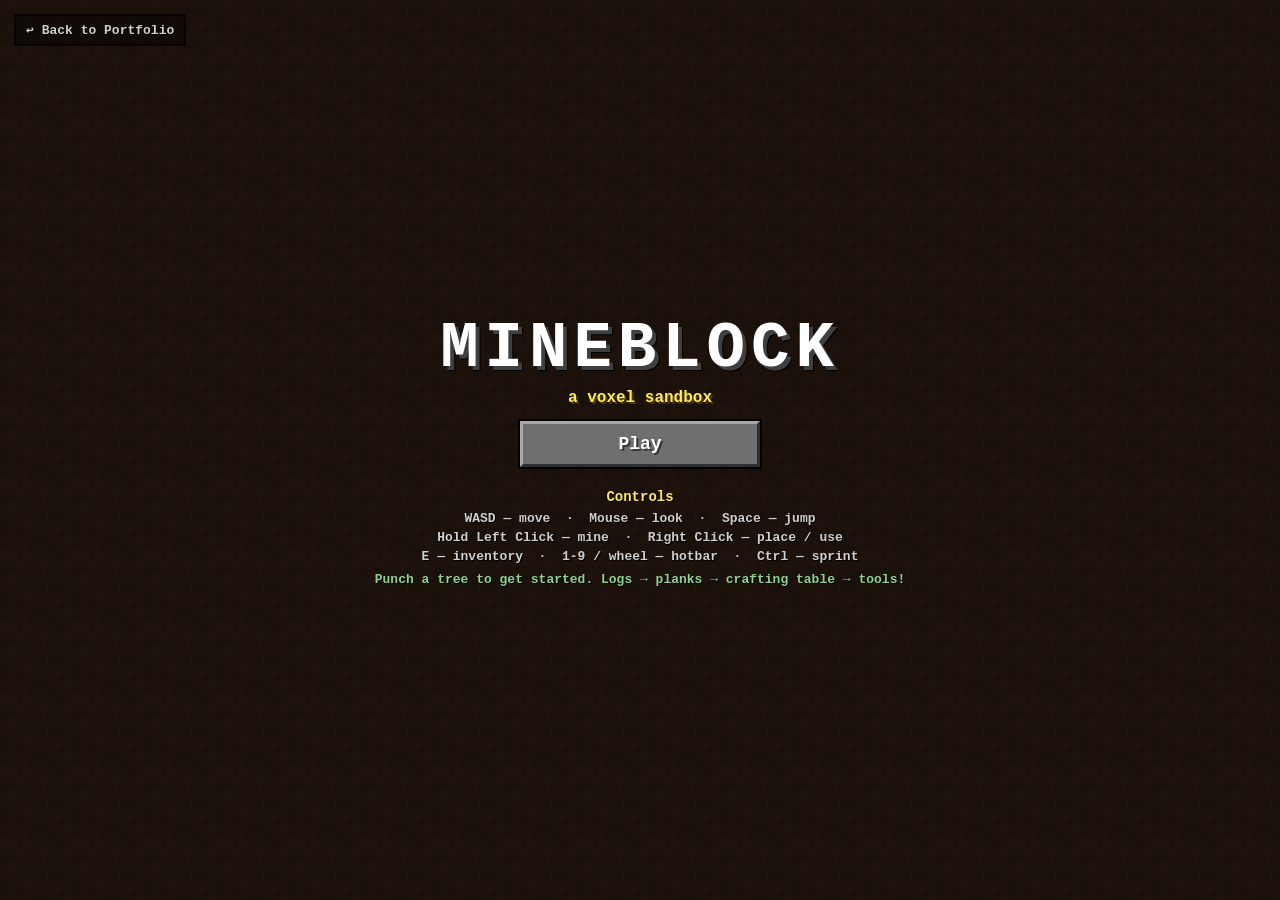
<file: mineblock/index.html>
<!DOCTYPE html>
<html lang="en">
<head>
<meta charset="utf-8">
<title>Mineblock | Ryan Giang</title>
<meta name="description" content="Mineblock — a first-person voxel sandbox in the browser, built with Three.js. Mine blocks, craft tools, and build with a full Minecraft-style crafting progression.">
<meta name="viewport" content="width=device-width, initial-scale=1">
<link rel="canonical" href="https://ryangiang.com/mineblock/">
<link rel="stylesheet" href="style.css?v=2">
</head>
<body>
<canvas id="game"></canvas>
<a href="../projects.html" id="backLink">&#8617; Back to Portfolio</a>

<div id="hud">
  <div id="crosshair"></div>
  <div id="itemName"></div>
  <div id="hudBottom">
    <div id="hearts"></div>
    <div id="hotbar"></div>
  </div>
</div>

<div id="underwater"></div>
<div id="damageFlash"></div>

<div id="screens">
  <div id="startScreen" class="screen fullscreen">
    <h1 class="title">MINEBLOCK</h1>
    <div class="subtitle">a voxel sandbox</div>
    <button id="playBtn" class="mcbtn">Play</button>
    <div class="controls-box">
      <b>Controls</b>
      <span>WASD — move &nbsp;·&nbsp; Mouse — look &nbsp;·&nbsp; Space — jump</span>
      <span>Hold Left Click — mine &nbsp;·&nbsp; Right Click — place / use</span>
      <span>E — inventory &nbsp;·&nbsp; 1-9 / wheel — hotbar &nbsp;·&nbsp; Ctrl — sprint</span>
      <span class="hint">Punch a tree to get started. Logs → planks → crafting table → tools!</span>
    </div>
  </div>

  <div id="pauseScreen" class="screen fullscreen hidden">
    <h1 class="title small">Paused</h1>
    <button id="resumeBtn" class="mcbtn">Back to Game</button>
    <button id="resetBtn" class="mcbtn danger">Reset World</button>
    <div class="controls-box">
      <b>Recipe hints</b>
      <span>1 Log → 4 Planks &nbsp;·&nbsp; 2 Planks (stacked) → 4 Sticks</span>
      <span>4 Planks (2×2) → Crafting Table &nbsp;·&nbsp; 8 Cobblestone (ring) → Furnace</span>
      <span>Pickaxe: 3 material on top + 2 sticks below (3×3)</span>
      <span>Coal over Stick → Torches &nbsp;·&nbsp; Smelt iron ore / sand / logs in the furnace</span>
      <span class="hint">Progress saves automatically in your browser.</span>
    </div>
  </div>

  <div id="invScreen" class="screen hidden">
    <div id="invPanel" class="panel"></div>
  </div>
</div>

<div id="cursorStack" class="hidden"></div>
<div id="tooltip" class="hidden"></div>
<div id="toast" class="hidden"></div>

<script src="js/three.min.js?v=2"></script>
<script src="js/textures.js?v=2"></script>
<script src="js/registry.js?v=2"></script>
<script src="js/world.js?v=2"></script>
<script src="js/player.js?v=2"></script>
<script src="js/inventory.js?v=2"></script>
<script src="js/main.js?v=2"></script>
</body>
</html>
</file>
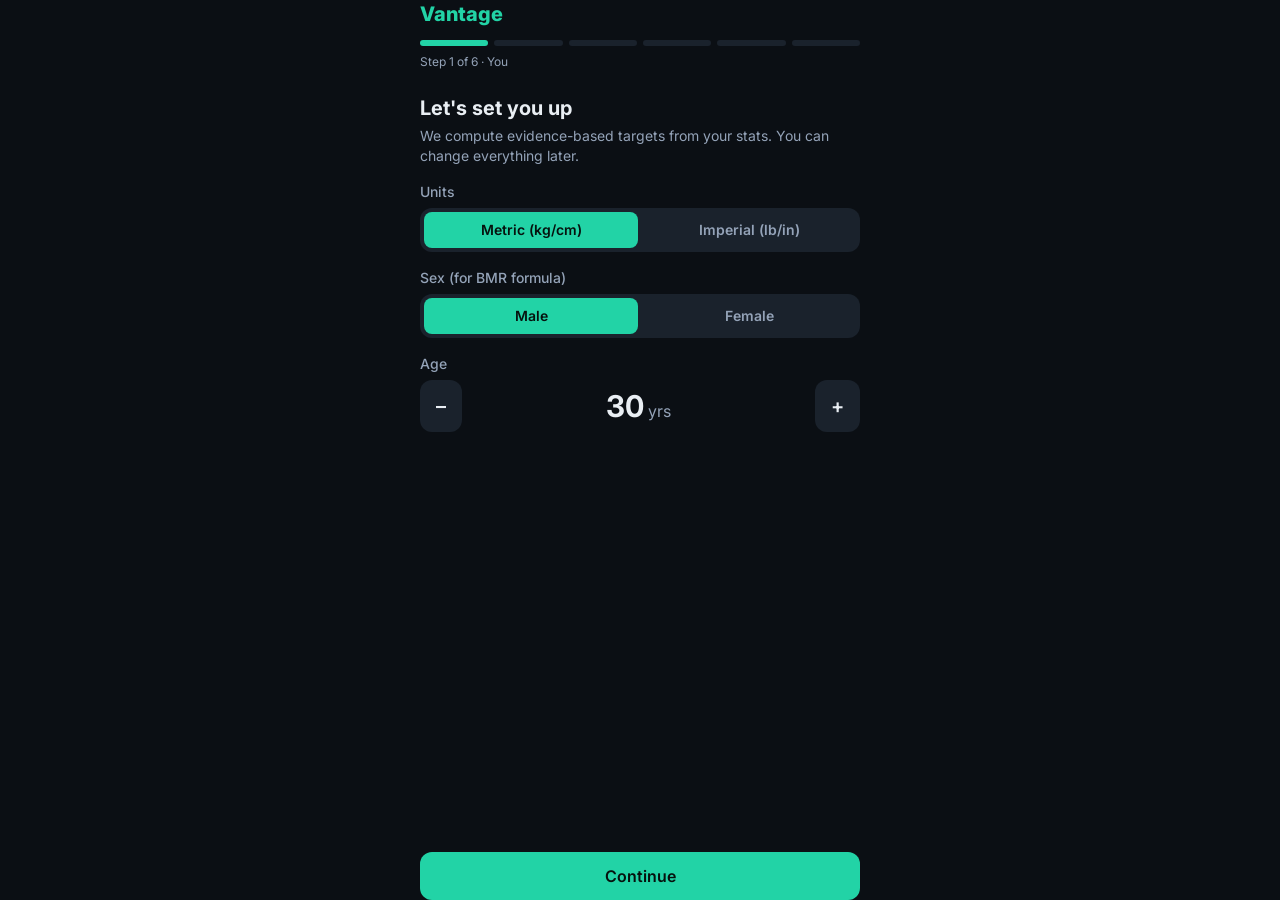
<file: vantage/index.html>
<!doctype html>
<html lang="en" class="dark">
  <head>
    <meta charset="UTF-8" />
    <link rel="icon" type="image/svg+xml" href="/vantage/favicon.svg" />
    <meta name="viewport" content="width=device-width, initial-scale=1.0, maximum-scale=1.0, viewport-fit=cover" />
    <meta name="theme-color" content="#0b0f14" />
    <meta name="apple-mobile-web-app-capable" content="yes" />
    <meta name="apple-mobile-web-app-status-bar-style" content="black-translucent" />
    <meta name="description" content="Vantage — evidence-based workout planning and nutrition tracking." />
    <title>Vantage</title>
    <link rel="preconnect" href="https://fonts.googleapis.com" />
    <link rel="preconnect" href="https://fonts.gstatic.com" crossorigin />
    <link href="https://fonts.googleapis.com/css2?family=Inter:wght@400;500;600;700;800&display=swap" rel="stylesheet" />
    <script type="module" crossorigin src="/vantage/assets/index-BTg7Pkbn.js"></script>
    <link rel="modulepreload" crossorigin href="/vantage/assets/react-DMNZRB8v.js">
    <link rel="stylesheet" crossorigin href="/vantage/assets/index-CTiC3fih.css">
  <link rel="manifest" href="/vantage/manifest.webmanifest"><script id="vite-plugin-pwa:register-sw" src="/vantage/registerSW.js"></script></head>
  <body>
    <div id="root"></div>
  </body>
</html>
</file>
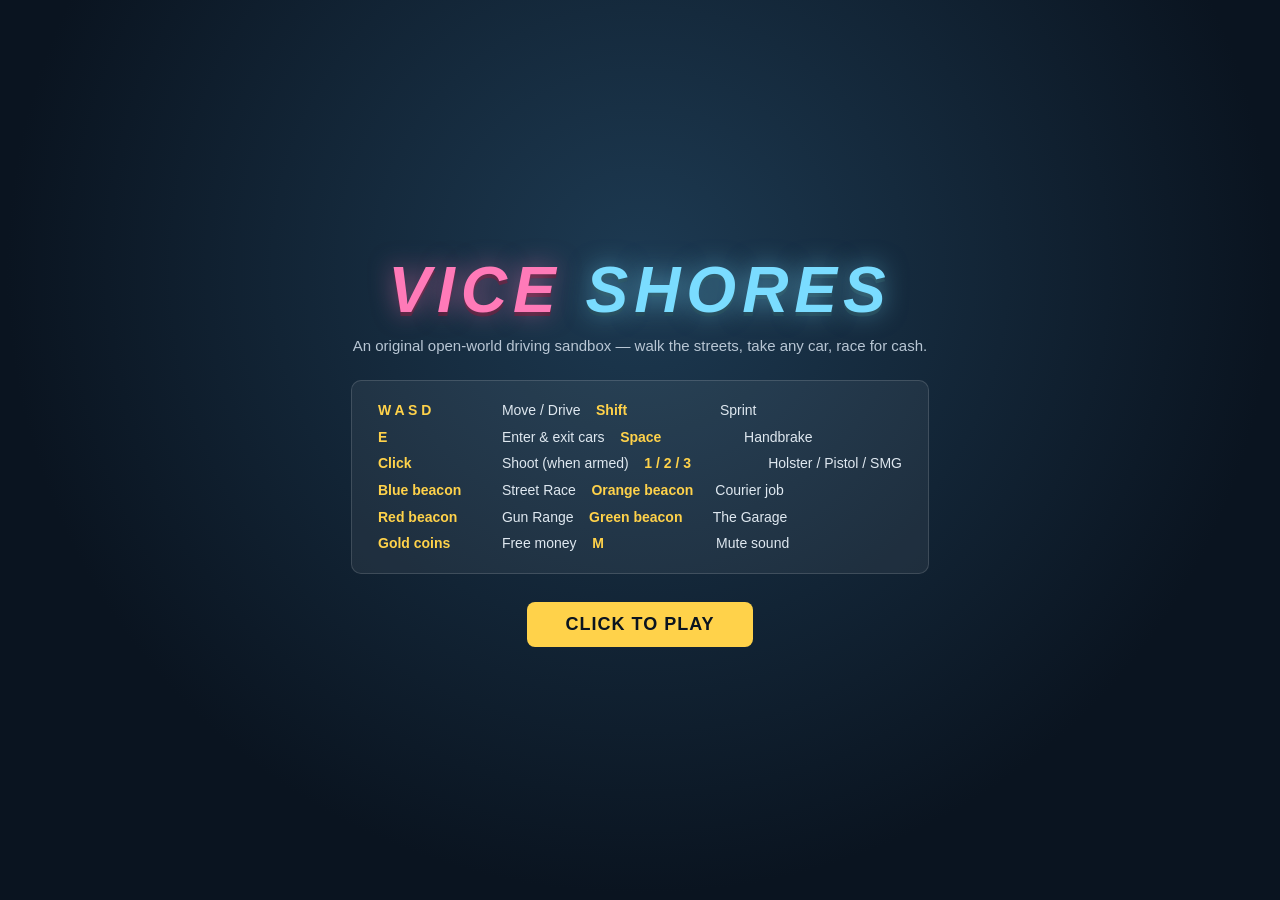
<file: vice-shores/index.html>
<!DOCTYPE html>
<html lang="en">
<head>
<meta charset="utf-8">
<meta name="viewport" content="width=device-width, initial-scale=1">
<title>Vice Shores — Open World Demo</title>
<style>
  html,body{margin:0;padding:0;overflow:hidden;background:#000;font-family:-apple-system,'Segoe UI',Roboto,Helvetica,Arial,sans-serif;user-select:none;-webkit-user-select:none;}
  canvas{display:block;}
  #ui{position:fixed;inset:0;pointer-events:none;}
  .panel{background:rgba(10,14,18,.62);border:1px solid rgba(255,255,255,.12);border-radius:8px;backdrop-filter:blur(4px);}
  #money{position:fixed;top:16px;right:18px;padding:8px 16px;font-size:26px;font-weight:800;color:#7bd97b;letter-spacing:1px;text-shadow:0 2px 4px rgba(0,0,0,.8);font-variant-numeric:tabular-nums;}
  #speedo{position:fixed;top:64px;right:18px;padding:6px 14px;font-size:18px;font-weight:700;color:#eaeaea;display:none;font-variant-numeric:tabular-nums;}
  #weaponHud{position:fixed;top:64px;right:18px;padding:6px 14px;font-size:15px;font-weight:800;color:#ffd24a;letter-spacing:1px;display:none;}
  #gearVal{color:#ffd24a;}
  #revBar{height:5px;width:128px;background:#2b3238;border-radius:3px;margin-top:5px;overflow:hidden;}
  #revFill{height:100%;width:0%;background:linear-gradient(90deg,#7bd97b 0%,#ffd24a 65%,#ff5c5c 90%);}
  #missionPanel{position:fixed;top:16px;left:18px;padding:10px 14px;max-width:290px;display:none;}
  #missionName{font-size:15px;font-weight:800;color:#ffd24a;text-transform:uppercase;letter-spacing:1px;}
  #missionInfo{font-size:13px;color:#e8e8e8;margin-top:3px;line-height:1.35;}
  #missionTime{font-size:20px;font-weight:800;color:#fff;margin-top:4px;font-variant-numeric:tabular-nums;}
  #prompt{position:fixed;bottom:96px;left:50%;transform:translateX(-50%);padding:7px 16px;font-size:15px;font-weight:600;color:#fff;display:none;}
  #prompt b{color:#ffd24a;}
  #toast{position:fixed;top:22%;left:50%;transform:translateX(-50%);padding:10px 22px;font-size:19px;font-weight:800;color:#ffd24a;letter-spacing:.5px;display:none;text-align:center;}
  #minimapWrap{position:fixed;bottom:16px;left:16px;padding:6px;}
  #minimap{display:block;border-radius:4px;}
  #help{position:fixed;bottom:16px;right:18px;padding:9px 13px;font-size:12px;color:#cfcfcf;line-height:1.55;}
  #help b{color:#ffd24a;display:inline-block;min-width:66px;}
  #shop{position:fixed;inset:0;background:rgba(0,0,0,.66);display:none;pointer-events:auto;z-index:20;}
  #shopBox{position:absolute;top:50%;left:50%;transform:translate(-50%,-50%);width:420px;background:#14181d;border:1px solid #3a4551;border-radius:12px;padding:22px 26px;color:#eee;}
  #shopBox h2{margin:0 0 2px;color:#ffd24a;letter-spacing:2px;font-size:22px;}
  #shopBox .sub{color:#8fa0b0;font-size:13px;margin-bottom:14px;}
  .shopItem{display:flex;justify-content:space-between;align-items:center;gap:12px;padding:11px 0;border-top:1px solid #262d35;}
  .shopItem .nm{font-weight:700;font-size:15px;}
  .shopItem .ds{font-size:12px;color:#93a3b3;margin-top:2px;}
  .shopItem button{min-width:96px;padding:8px 10px;border:0;border-radius:6px;background:#2e7d32;color:#fff;font-weight:800;font-size:13px;cursor:pointer;}
  .shopItem button:disabled{background:#3a4149;color:#8a939c;cursor:default;}
  #shopClose{margin-top:16px;width:100%;padding:10px;border:0;border-radius:6px;background:#39424c;color:#fff;font-weight:700;cursor:pointer;font-size:14px;}
  #shopMoney{color:#7bd97b;font-weight:800;}
  #intro{position:fixed;inset:0;background:radial-gradient(ellipse at 50% 30%,#1d3a52 0%,#0a1420 70%);display:flex;flex-direction:column;align-items:center;justify-content:center;z-index:30;pointer-events:auto;cursor:pointer;}
  #intro h1{font-size:64px;margin:0;color:#ff7ab8;letter-spacing:6px;text-shadow:0 0 24px rgba(255,122,184,.55),0 4px 0 #4a1f38;font-style:italic;}
  #intro h1 span{color:#7adcff;text-shadow:0 0 24px rgba(122,220,255,.55),0 4px 0 #1f3d4a;}
  #intro p{color:#b8c6d4;font-size:15px;margin:10px 0 26px;}
  #introControls{background:rgba(255,255,255,.06);border:1px solid rgba(255,255,255,.14);border-radius:10px;padding:16px 26px;color:#dfe8f0;font-size:14px;line-height:1.9;}
  #introControls b{color:#ffd24a;display:inline-block;min-width:120px;}
  #introGo{margin-top:28px;font-size:18px;font-weight:800;color:#0a1420;background:#ffd24a;padding:12px 38px;border-radius:8px;letter-spacing:1px;animation:pulse 1.4s infinite;}
  @keyframes pulse{0%,100%{transform:scale(1)}50%{transform:scale(1.06)}}
</style>
<script type="importmap">
{ "imports": { "three": "./js/three.module.js" } }
</script>
</head>
<body>
<div id="ui">
  <div id="money" class="panel">$0</div>
  <div id="speedo" class="panel"><span id="speedVal">0 mph</span> · <span id="gearVal">N</span><div id="revBar"><div id="revFill"></div></div></div>
  <div id="weaponHud" class="panel"></div>
  <div id="missionPanel" class="panel">
    <div id="missionName"></div>
    <div id="missionInfo"></div>
    <div id="missionTime"></div>
  </div>
  <div id="prompt" class="panel"></div>
  <div id="toast"></div>
  <div id="minimapWrap" class="panel"><canvas id="minimap" width="176" height="176"></canvas></div>
  <div id="help" class="panel">
    <b>W A S D</b> move / drive<br>
    <b>Shift</b> sprint · <b>Space</b> handbrake<br>
    <b>E</b> enter / exit car<br>
    <b>Click</b> shoot (when armed)<br>
    <b>1 2 3</b> holster / pistol / SMG<br>
    <b>X</b> cancel mission · <b>M</b> mute<br>
    <b>Drag mouse</b> look around<br>
    <b>H</b> hide this help
  </div>
</div>

<div id="shop">
  <div id="shopBox">
    <h2>THE GARAGE</h2>
    <div class="sub">Cash: <span id="shopMoney">$0</span></div>
    <div class="shopItem">
      <div><div class="nm">Engine Tune <span id="engineLvl"></span></div><div class="ds">+15% top speed &amp; acceleration per level (any car you drive)</div></div>
      <button id="btnEngine"></button>
    </div>
    <div class="shopItem">
      <div><div class="nm">Race Tires <span id="gripLvl"></span></div><div class="ds">+20% steering response &amp; braking per level</div></div>
      <button id="btnGrip"></button>
    </div>
    <div class="shopItem">
      <div><div class="nm">"Tempest" Sports Car</div><div class="ds">Delivered right outside. Fastest thing in Vice Shores.</div></div>
      <button id="btnSport"></button>
    </div>
    <div class="shopItem">
      <div><div class="nm">9mm Pistol</div><div class="ds">Semi-auto sidearm, unlimited ammo. Select with key 2, click to fire.</div></div>
      <button id="btnPistol"></button>
    </div>
    <div class="shopItem">
      <div><div class="nm">"Rattler" SMG</div><div class="ds">Full-auto — hold click to spray. Select with key 3.</div></div>
      <button id="btnSmg"></button>
    </div>
    <button id="shopClose">Leave Garage &nbsp;(Esc)</button>
  </div>
</div>

<div id="intro">
  <h1>VICE <span>SHORES</span></h1>
  <p>An original open-world driving sandbox — walk the streets, take any car, race for cash.</p>
  <div id="introControls">
    <b>W A S D</b> Move / Drive &nbsp;&nbsp; <b>Shift</b> Sprint<br>
    <b>E</b> Enter &amp; exit cars &nbsp;&nbsp; <b>Space</b> Handbrake<br>
    <b>Click</b> Shoot (when armed) &nbsp;&nbsp; <b>1 / 2 / 3</b> Holster / Pistol / SMG<br>
    <b>Blue beacon</b> Street Race &nbsp;&nbsp; <b>Orange beacon</b> Courier job<br>
    <b>Red beacon</b> Gun Range &nbsp;&nbsp; <b>Green beacon</b> The Garage<br>
    <b>Gold coins</b> Free money &nbsp;&nbsp; <b>M</b> Mute sound
  </div>
  <div id="introGo">CLICK TO PLAY</div>
</div>

<script type="module">
import * as THREE from 'three';

/* ============================== SAVE / ECONOMY ============================== */
const SAVE_KEY = 'viceShoresSave1';
const save = Object.assign(
  { money: 300, engine: 0, grip: 0, sportBought: false, bestRace: null, pistol: false, smg: false, weapon: 'none', muted: false },
  JSON.parse(localStorage.getItem(SAVE_KEY) || '{}')
);
function persist(){ localStorage.setItem(SAVE_KEY, JSON.stringify(save)); }
function addMoney(n){ save.money = Math.max(0, Math.round(save.money + n)); persist(); updateMoneyHUD(); }

/* ============================== DOM ============================== */
const $ = id => document.getElementById(id);
const moneyEl=$('money'), speedoEl=$('speedo'), promptEl=$('prompt'), toastEl=$('toast');
const missionPanel=$('missionPanel'), missionName=$('missionName'), missionInfo=$('missionInfo'), missionTime=$('missionTime');
const shopEl=$('shop'), helpEl=$('help'), weaponHudEl=$('weaponHud');
const speedValEl=$('speedVal'), gearValEl=$('gearVal'), revFillEl=$('revFill');
function updateMoneyHUD(){ moneyEl.textContent = '$' + save.money.toLocaleString(); }
updateMoneyHUD();

let toastTimer=null;
function toast(msg, ms=2600){
  toastEl.innerHTML = msg; toastEl.style.display='block';
  clearTimeout(toastTimer); toastTimer=setTimeout(()=>toastEl.style.display='none', ms);
}

/* ============================== AUDIO (procedural WebAudio) ============================== */
let audio=null, engineSfx=null;
function initAudio(){
  if(audio) return;
  try{
    const ctx=new (window.AudioContext||window.webkitAudioContext)();
    ctx.resume();
    const master=ctx.createGain();
    master.gain.value=save.muted?0:0.4;
    master.connect(ctx.destination);
    const noise=ctx.createBuffer(1, ctx.sampleRate, ctx.sampleRate);
    const nd=noise.getChannelData(0);
    for(let i=0;i<nd.length;i++) nd[i]=Math.random()*2-1;
    audio={ctx,master,noise};
  }catch(e){ audio=null; }
}
function tone(f0,f1,dur,type='sine',vol=0.3,delay=0){
  if(!audio) return;
  const t0=audio.ctx.currentTime+delay;
  const o=audio.ctx.createOscillator(), g=audio.ctx.createGain();
  o.type=type;
  o.frequency.setValueAtTime(Math.max(1,f0),t0);
  o.frequency.exponentialRampToValueAtTime(Math.max(1,f1),t0+dur);
  g.gain.setValueAtTime(vol,t0);
  g.gain.exponentialRampToValueAtTime(0.001,t0+dur);
  o.connect(g); g.connect(audio.master);
  o.start(t0); o.stop(t0+dur+0.03);
}
function burst(dur,freq,vol=0.4,delay=0,type='lowpass'){
  if(!audio) return;
  const t0=audio.ctx.currentTime+delay;
  const s=audio.ctx.createBufferSource(); s.buffer=audio.noise;
  const f=audio.ctx.createBiquadFilter(); f.type=type; f.frequency.value=freq;
  const g=audio.ctx.createGain();
  g.gain.setValueAtTime(vol,t0);
  g.gain.exponentialRampToValueAtTime(0.001,t0+dur);
  s.connect(f); f.connect(g); g.connect(audio.master);
  s.start(t0); s.stop(t0+dur+0.03);
}
const sfxCoin      =()=>tone(950,1500,0.12,'sine',0.3);
const sfxCheckpoint=()=>{ tone(620,880,0.12,'triangle',0.35); tone(880,1180,0.14,'triangle',0.35,0.1); };
const sfxWin       =()=>[523,659,784,1046].forEach((f,i)=>tone(f,f,0.16,'triangle',0.3,i*0.11));
const sfxFail      =()=>tone(320,140,0.55,'sawtooth',0.22);
const sfxBuy       =()=>{ tone(1250,1250,0.07,'square',0.18); tone(1650,1650,0.1,'square',0.18,0.08); };
const sfxDoor      =()=>burst(0.09,420,0.5);
const sfxCrash     =v =>{ burst(0.18,300,v); tone(90,45,0.18,'square',v*0.5); };
const sfxShot      =()=>{ burst(0.07,2600,0.35,0,'highpass'); tone(160,60,0.09,'square',0.25); };
const sfxHit       =()=>tone(1000,1550,0.09,'square',0.3);
const sfxBoom      =()=>{ burst(0.6,500,0.8); burst(0.35,150,0.9,0.03); tone(70,30,0.5,'sine',0.55); };
function startEngine(){
  if(!audio) return;
  stopEngine();
  const {ctx,master,noise}=audio;
  // engine voice: saw fundamental + square sub-octave + detuned harmonic,
  // exhaust rasp (bandpassed noise), all soft-clipped then lowpassed
  const o1=ctx.createOscillator(); o1.type='sawtooth';
  const o2=ctx.createOscillator(); o2.type='square';
  const o3=ctx.createOscillator(); o3.type='sawtooth'; o3.detune.value=9;
  const rasp=ctx.createBufferSource(); rasp.buffer=noise; rasp.loop=true;
  const bp=ctx.createBiquadFilter(); bp.type='bandpass'; bp.frequency.value=150; bp.Q.value=1.1;
  const raspG=ctx.createGain(); raspG.gain.value=0.45;
  const shaper=ctx.createWaveShaper();
  const curve=new Float32Array(256);
  for(let i=0;i<256;i++) curve[i]=Math.tanh(2.6*(i/128-1));
  shaper.curve=curve;
  const lp=ctx.createBiquadFilter(); lp.type='lowpass'; lp.frequency.value=500;
  const g=ctx.createGain(); g.gain.value=0.04;
  o1.connect(shaper); o2.connect(shaper); o3.connect(shaper);
  rasp.connect(bp); bp.connect(raspG); raspG.connect(shaper);
  shaper.connect(lp); lp.connect(g); g.connect(master);
  // tire screech layer for drifting
  const scr=ctx.createBufferSource(); scr.buffer=noise; scr.loop=true;
  const sbp=ctx.createBiquadFilter(); sbp.type='bandpass'; sbp.frequency.value=950; sbp.Q.value=2.5;
  const sg=ctx.createGain(); sg.gain.value=0;
  scr.connect(sbp); sbp.connect(sg); sg.connect(master);
  o1.start(); o2.start(); o3.start(); rasp.start(); scr.start();
  engineSfx={o1,o2,o3,bp,lp,g,sg, stopAll(){ [o1,o2,o3,rasp,scr].forEach(n=>{try{n.stop()}catch(e){}}); }};
}
function stopEngine(){
  if(!engineSfx) return;
  const e=engineSfx; engineSfx=null;
  try{
    const t=audio.ctx.currentTime;
    e.g.gain.setTargetAtTime(0.0001,t,0.06);
    e.sg.gain.setTargetAtTime(0.0001,t,0.05);
    setTimeout(()=>e.stopAll(), 300);
  }catch(err){}
}
function setMuted(m){
  save.muted=m; persist();
  if(audio) audio.master.gain.value=m?0:0.4;
  toast(m?'Sound muted':'Sound on',900);
}

/* ============================== THREE SETUP ============================== */
const scene = new THREE.Scene();
scene.background = new THREE.Color(0x9fd4f5);
scene.fog = new THREE.Fog(0x9fd4f5, 300, 880);

const camera = new THREE.PerspectiveCamera(62, innerWidth/innerHeight, 0.1, 1500);
const renderer = new THREE.WebGLRenderer({ antialias:true });
renderer.setSize(innerWidth, innerHeight);
renderer.setPixelRatio(Math.min(devicePixelRatio, 2));
renderer.shadowMap.enabled = true;
renderer.shadowMap.type = THREE.PCFSoftShadowMap;
document.body.appendChild(renderer.domElement);

scene.add(new THREE.HemisphereLight(0xcfe8ff, 0x53616e, 0.85));
const sun = new THREE.DirectionalLight(0xfff2d8, 1.5);
sun.castShadow = true;
sun.shadow.mapSize.set(2048, 2048);
sun.shadow.camera.left=-120; sun.shadow.camera.right=120;
sun.shadow.camera.top=120; sun.shadow.camera.bottom=-120;
sun.shadow.camera.far=500;
sun.shadow.bias = -0.0004;
scene.add(sun); scene.add(sun.target);

/* ============================== CITY LAYOUT ==============================
   9 roads each direction (indices 0..8), 8x8 blocks between them.
   road center i  -> i*76 - 304          (road width 16)
   block b spans  -> [b*76-296, b*76-236] (block 60), center b*76-266     */
const ROAD_W=16, BLOCK=60, GRID=12;
const HALF=(GRID*(BLOCK+ROAD_W)+ROAD_W)/2;       // 464 — city spans ±464
const roadC = i => i*(BLOCK+ROAD_W) - (HALF-ROAD_W/2);
const blockC = b => b*(BLOCK+ROAD_W) - (HALF-ROAD_W-BLOCK/2);
const PLAZA = {bx:GRID/2-1, bz:GRID/2-1};        // central plaza block
const colliders = [];                            // {minX,maxX,minZ,maxZ}
function addCollider(cx, cz, w, d){ colliders.push({minX:cx-w/2, maxX:cx+w/2, minZ:cz-d/2, maxZ:cz+d/2}); }

/* ---------- ground ---------- */
{
  const grass = new THREE.Mesh(new THREE.PlaneGeometry(2600,2600), new THREE.MeshLambertMaterial({color:0x5e8c53}));
  grass.rotation.x=-Math.PI/2; grass.position.y=-0.06; grass.receiveShadow=true; scene.add(grass);
  const asphalt = new THREE.Mesh(new THREE.PlaneGeometry(HALF*2, HALF*2), new THREE.MeshLambertMaterial({color:0x3d4145}));
  asphalt.rotation.x=-Math.PI/2; asphalt.receiveShadow=true; scene.add(asphalt);
}

/* ---------- lane dashes (instanced) ---------- */
{
  const dashGeo = new THREE.PlaneGeometry(0.35, 3);
  const dashMat = new THREE.MeshBasicMaterial({color:0xd8d8c8});
  const positions=[];
  for(let i=0;i<=GRID;i++){
    for(let s=0;s<GRID;s++){
      const a=roadC(s)+10, b=roadC(s+1)-10;      // segment between intersections
      for(let z=a; z<=b; z+=7){ positions.push([roadC(i), z, 0]); positions.push([z, roadC(i), 1]); }
    }
  }
  const inst = new THREE.InstancedMesh(dashGeo, dashMat, positions.length);
  const m = new THREE.Matrix4(), q=new THREE.Quaternion(), eul=new THREE.Euler();
  positions.forEach((p,k)=>{
    eul.set(-Math.PI/2, 0, p[2] ? Math.PI/2 : 0);
    q.setFromEuler(eul);
    m.compose(new THREE.Vector3(p[0], 0.02, p[1]), q, new THREE.Vector3(1,1,1));
    inst.setMatrixAt(k, m);
  });
  scene.add(inst);
}

/* ---------- building window texture ---------- */
function buildingTexture(baseHex){
  const c=document.createElement('canvas'); c.width=64; c.height=64;
  const g=c.getContext('2d');
  g.fillStyle=baseHex; g.fillRect(0,0,64,64);
  for(let y=0;y<4;y++) for(let x=0;x<4;x++){
    g.fillStyle = Math.random()<0.22 ? 'rgba(255,238,170,0.85)' : 'rgba(24,34,46,0.9)';
    g.fillRect(x*16+4, y*16+3, 8, 10);
  }
  const t=new THREE.CanvasTexture(c);
  t.wrapS=t.wrapT=THREE.RepeatWrapping; t.magFilter=THREE.NearestFilter;
  return t;
}
const facadeBases = ['#8a8f96','#a09a8c','#7c8894','#b0a58e','#93857b','#6f7d88','#a8b0b8','#8f7f92'];
const facadeTextures = facadeBases.map(buildingTexture);
const roofMat = new THREE.MeshLambertMaterial({color:0x54585c});

/* ---------- blocks: sidewalks + buildings ---------- */
const sidewalkMat = new THREE.MeshLambertMaterial({color:0x9aa0a3});
let rngSeed = 12345;
function rng(){ rngSeed = (rngSeed*16807)%2147483647; return rngSeed/2147483647; }

for(let bx=0; bx<GRID; bx++) for(let bz=0; bz<GRID; bz++){
  const cx=blockC(bx), cz=blockC(bz);
  const walk = new THREE.Mesh(new THREE.BoxGeometry(BLOCK+4, 0.35, BLOCK+4), sidewalkMat);
  walk.position.set(cx, 0.17, cz); walk.receiveShadow=true; scene.add(walk);

  if(bx===PLAZA.bx && bz===PLAZA.bz) continue;   // plaza handled separately

  // 2x2 lots per block
  for(let lx=0; lx<2; lx++) for(let lz=0; lz<2; lz++){
    if(rng()<0.07) continue;
    const w = 16+rng()*9, d = 16+rng()*9;
    const distC = Math.hypot(cx, cz)/660;
    const h = 10 + rng()*26 + Math.max(0,(1-distC))*rng()*62;
    const px = cx + (lx?1:-1)*14 + (rng()-0.5)*3;
    const pz = cz + (lz?1:-1)*14 + (rng()-0.5)*3;
    const tex = facadeTextures[(rng()*facadeTextures.length)|0].clone();
    tex.repeat.set(Math.max(1,Math.round(w/9)), Math.max(1,Math.round(h/9)));
    const wallMat = new THREE.MeshLambertMaterial({map:tex});
    const b = new THREE.Mesh(new THREE.BoxGeometry(w,h,d), [wallMat,wallMat,roofMat,roofMat,wallMat,wallMat]);
    b.position.set(px, h/2+0.35, pz);
    b.castShadow=true; b.receiveShadow=true;
    scene.add(b);
    addCollider(px, pz, w, d);
  }
}

/* ---------- plaza: fountain, trees, garage ---------- */
const plazaX = blockC(PLAZA.bx), plazaZ = blockC(PLAZA.bz);   // (-38,-38)
{
  const base=new THREE.Mesh(new THREE.CylinderGeometry(6,6.6,1,24), new THREE.MeshLambertMaterial({color:0x8f8f8f}));
  base.position.set(plazaX+12, 0.85, plazaZ+12); base.castShadow=true; scene.add(base);
  const water=new THREE.Mesh(new THREE.CylinderGeometry(5.2,5.2,0.4,24), new THREE.MeshLambertMaterial({color:0x3fa7d6}));
  water.position.set(plazaX+12, 1.35, plazaZ+12); scene.add(water);
  addCollider(plazaX+12, plazaZ+12, 12, 12);

  // garage building
  const gar=new THREE.Mesh(new THREE.BoxGeometry(16,7,11), new THREE.MeshLambertMaterial({color:0x37474f}));
  gar.position.set(plazaX-14, 3.85, plazaZ-16); gar.castShadow=true; scene.add(gar);
  addCollider(plazaX-14, plazaZ-16, 16, 11);
  const door=new THREE.Mesh(new THREE.PlaneGeometry(9,4.6), new THREE.MeshLambertMaterial({color:0x90a4ae}));
  door.position.set(plazaX-14, 2.65, plazaZ-16+5.55); scene.add(door);
  const sc=document.createElement('canvas'); sc.width=256; sc.height=64;
  const sg=sc.getContext('2d'); sg.fillStyle='#111'; sg.fillRect(0,0,256,64);
  sg.font='bold 40px Arial'; sg.fillStyle='#7bd97b'; sg.textAlign='center'; sg.textBaseline='middle';
  sg.fillText('THE GARAGE', 128, 34);
  const sign=new THREE.Mesh(new THREE.PlaneGeometry(12,3), new THREE.MeshBasicMaterial({map:new THREE.CanvasTexture(sc)}));
  sign.position.set(plazaX-14, 6.2, plazaZ-16+5.6); scene.add(sign);
}

/* ---------- trees (instanced) ---------- */
{
  const spots=[];
  for(let k=0;k<7;k++) spots.push([plazaX-24+rng()*48, plazaZ+2+rng()*26]);
  for(let bx=0;bx<GRID;bx++) for(let bz=0;bz<GRID;bz++){
    if(rng()<0.5) continue;
    const corner=[[-1,-1],[1,-1],[-1,1],[1,1]][(rng()*4)|0];
    spots.push([blockC(bx)+corner[0]*30, blockC(bz)+corner[1]*30]);
  }
  const trunkI=new THREE.InstancedMesh(new THREE.CylinderGeometry(0.28,0.38,2.6,6), new THREE.MeshLambertMaterial({color:0x6d4c33}), spots.length);
  const leafI=new THREE.InstancedMesh(new THREE.SphereGeometry(2.1,8,6), new THREE.MeshLambertMaterial({color:0x4c7a3d}), spots.length);
  const m=new THREE.Matrix4();
  spots.forEach((s,k)=>{
    m.makeTranslation(s[0],1.6,s[1]); trunkI.setMatrixAt(k,m);
    m.makeTranslation(s[0],4.2,s[1]); leafI.setMatrixAt(k,m);
  });
  trunkI.castShadow=leafI.castShadow=true;
  scene.add(trunkI, leafI);
}

/* ---------- world edge fence ---------- */
{
  const mat=new THREE.MeshLambertMaterial({color:0x5c6a75});
  [[0,-HALF,HALF*2,2],[0,HALF,HALF*2,2],[-HALF,0,2,HALF*2],[HALF,0,2,HALF*2]].forEach(f=>{
    const w=new THREE.Mesh(new THREE.BoxGeometry(f[2],3,f[3]),mat);
    w.position.set(f[0],1.5,f[1]); scene.add(w);
  });
}

/* ============================== CARS ============================== */
const CAR_SPECS = {
  sedan : { maxSpeed:34, accel:24, color:null,      name:'Sedan'   },
  taxi  : { maxSpeed:36, accel:26, color:0xf2c200,  name:'Taxi'    },
  pickup: { maxSpeed:30, accel:21, color:null,      name:'Pickup'  },
  sport : { maxSpeed:56, accel:40, color:0xd6003c,  name:'Tempest' },
  m4    : { maxSpeed:50, accel:36, color:0xd7c800,  name:'M-Coupe' }
};
const CAR_COLORS=[0x2f5f9e,0x9e2f2f,0x3d8a52,0x777d84,0xe8e6df,0x2b2b2b,0x8a5fb0,0xb06a2c];

/* M4-inspired coupe: widebody, twin kidney-style grilles, carbon roof,
   ducktail spoiler, quad exhaust, M-style hood stripes */
function buildM4Mesh(){
  const g=new THREE.Group();
  const paint=new THREE.MeshStandardMaterial({color:0xd7c800, metalness:0.6, roughness:0.35});
  const dark=new THREE.MeshStandardMaterial({color:0x15171a, metalness:0.3, roughness:0.6});
  const glass=new THREE.MeshStandardMaterial({color:0x10161d, metalness:0.2, roughness:0.12});
  const body=new THREE.Mesh(new THREE.BoxGeometry(2.28,0.52,4.9), paint);
  body.position.y=0.78; body.castShadow=true; g.add(body);
  const hood=new THREE.Mesh(new THREE.BoxGeometry(2.1,0.1,1.5), paint);
  hood.position.set(0,1.06,1.62); g.add(hood);
  const dome=new THREE.Mesh(new THREE.BoxGeometry(0.7,0.06,1.2), paint);
  dome.position.set(0,1.13,1.6); g.add(dome);
  const cab=new THREE.Mesh(new THREE.BoxGeometry(1.9,0.52,2.15), glass);
  cab.position.set(0,1.28,-0.35); cab.castShadow=true; g.add(cab);
  const roof=new THREE.Mesh(new THREE.BoxGeometry(1.7,0.07,1.5), dark);
  roof.position.set(0,1.57,-0.4); g.add(roof);
  const tail=new THREE.Mesh(new THREE.BoxGeometry(2.15,0.14,0.7), paint);
  tail.position.set(0,1.1,-2.05); g.add(tail);
  const lip=new THREE.Mesh(new THREE.BoxGeometry(1.8,0.06,0.28), dark);
  lip.position.set(0,1.2,-2.32); g.add(lip);
  [[-1.19,1.45],[1.19,1.45],[-1.19,-1.55],[1.19,-1.55]].forEach(p=>{
    const fl=new THREE.Mesh(new THREE.BoxGeometry(0.14,0.34,1.15), paint);
    fl.position.set(p[0],0.62,p[1]); g.add(fl);
  });
  const gr1=new THREE.Mesh(new THREE.BoxGeometry(0.5,0.34,0.08), dark);
  gr1.position.set(-0.3,0.72,2.47); g.add(gr1);
  const gr2=gr1.clone(); gr2.position.x=0.3; g.add(gr2);
  const splitter=new THREE.Mesh(new THREE.BoxGeometry(2.3,0.08,0.25), dark);
  splitter.position.set(0,0.42,2.5); g.add(splitter);
  const hlM=new THREE.MeshBasicMaterial({color:0xf3f7ff});
  [-0.82,0.82].forEach(x=>{
    const h=new THREE.Mesh(new THREE.BoxGeometry(0.5,0.1,0.06),hlM);
    h.position.set(x,0.95,2.46); g.add(h);
  });
  const tlM=new THREE.MeshBasicMaterial({color:0xd21f1f});
  [-0.78,0.78].forEach(x=>{
    const t=new THREE.Mesh(new THREE.BoxGeometry(0.58,0.09,0.06),tlM);
    t.position.set(x,1.0,-2.46); g.add(t);
  });
  const exM=new THREE.MeshStandardMaterial({color:0x3a3f45, metalness:0.8, roughness:0.3});
  [-0.95,-0.7,0.7,0.95].forEach(x=>{
    const e=new THREE.Mesh(new THREE.CylinderGeometry(0.07,0.07,0.16,8), exM);
    e.rotation.x=Math.PI/2; e.position.set(x,0.5,-2.48); g.add(e);
  });
  [-1.2,1.2].forEach(x=>{
    const m=new THREE.Mesh(new THREE.BoxGeometry(0.16,0.1,0.22), dark);
    m.position.set(x,1.22,0.7); g.add(m);
  });
  [[0x2e9bd6,-0.15],[0x1b3f8f,0],[0xc2233b,0.15]].forEach(s=>{
    const st=new THREE.Mesh(new THREE.BoxGeometry(0.09,0.02,1.45), new THREE.MeshBasicMaterial({color:s[0]}));
    st.position.set(-0.62+s[1],1.12,1.6); g.add(st);
  });
  const wheelGeo=new THREE.CylinderGeometry(0.47,0.47,0.36,14);
  const wheelMat=new THREE.MeshStandardMaterial({color:0x141414, roughness:0.85});
  g.userData.wheels=[];
  [[-1.12,1.45],[1.12,1.45],[-1.12,-1.55],[1.12,-1.55]].forEach(p=>{
    const w=new THREE.Mesh(wheelGeo,wheelMat);
    w.rotation.z=Math.PI/2; w.position.set(p[0],0.47,p[1]); w.castShadow=true;
    g.add(w); g.userData.wheels.push(w);
    const cal=new THREE.Mesh(new THREE.BoxGeometry(0.06,0.16,0.16), new THREE.MeshBasicMaterial({color:0x2e6fd6}));
    cal.position.set(p[0]+(p[0]>0?0.16:-0.16),0.47,p[1]); g.add(cal);
  });
  return g;
}

function buildCarMesh(specKey){
  if(specKey==='m4') return buildM4Mesh();
  const spec=CAR_SPECS[specKey];
  const color = spec.color ?? CAR_COLORS[(Math.random()*CAR_COLORS.length)|0];
  const g=new THREE.Group();
  const bodyMat=new THREE.MeshStandardMaterial({color, metalness:0.45, roughness:0.4});
  const glassMat=new THREE.MeshStandardMaterial({color:0x18222c, metalness:0.2, roughness:0.15});
  const isSport = specKey==='sport', isPickup = specKey==='pickup';
  const bodyH = isSport?0.55:0.7;
  const body=new THREE.Mesh(new THREE.BoxGeometry(2.2, bodyH, 4.7), bodyMat);
  body.position.y=0.55+bodyH/2; body.castShadow=true; g.add(body);
  const cab=new THREE.Mesh(new THREE.BoxGeometry(1.9, 0.62, isPickup?1.4:2.1), glassMat);
  cab.position.set(0, 0.55+bodyH+0.3, isPickup?0.7:(isSport?-0.3:-0.2)); cab.castShadow=true; g.add(cab);
  const wheelGeo=new THREE.CylinderGeometry(0.44,0.44,0.32,12);
  const wheelMat=new THREE.MeshStandardMaterial({color:0x1a1a1a, roughness:0.9});
  g.userData.wheels=[];
  [[-1.08,1.5],[1.08,1.5],[-1.08,-1.5],[1.08,-1.5]].forEach(p=>{
    const w=new THREE.Mesh(wheelGeo,wheelMat);
    w.rotation.z=Math.PI/2; w.position.set(p[0],0.44,p[1]); w.castShadow=true;
    g.add(w); g.userData.wheels.push(w);
  });
  const lightMat=new THREE.MeshBasicMaterial({color:0xfff6cc});
  const tailMat=new THREE.MeshBasicMaterial({color:0xd21f1f});
  [[-0.7,2.36,lightMat],[0.7,2.36,lightMat],[-0.7,-2.36,tailMat],[0.7,-2.36,tailMat]].forEach(p=>{
    const l=new THREE.Mesh(new THREE.BoxGeometry(0.42,0.2,0.06), p[2]);
    l.position.set(p[0], 0.55+bodyH*0.7, p[1]); g.add(l);
  });
  if(isSport){
    const spo=new THREE.Mesh(new THREE.BoxGeometry(1.9,0.12,0.5), bodyMat);
    spo.position.set(0,1.25,-2.1); g.add(spo);
  }
  return g;
}

// car record: {mesh, spec, x, z, angle, speed}
const cars=[];
function spawnCar(specKey, x, z, angle){
  const mesh=buildCarMesh(specKey);
  const c={mesh, spec:CAR_SPECS[specKey], specKey, x, z, angle, speed:0, velX:0, velZ:0, gear:1, rpm:900, shiftT:0, hp:100, dead:false};
  mesh.position.set(x,0,z); mesh.rotation.y=angle;
  scene.add(mesh); cars.push(c);
  return c;
}

/* parked cars along curbs */
{
  const kinds=['sedan','sedan','taxi','pickup','sedan','taxi','pickup','sedan'];
  spawnCar('m4', -5.4, plazaZ, 0);                         // your M-Coupe by the plaza
  for(let k=0;k<26;k++){
    const vertical=rng()<0.5, i=(rng()*(GRID+1))|0, seg=(rng()*GRID)|0;
    const along=roadC(seg)+14+rng()*46;
    const curb=ROAD_W/2-2.4;
    const side=rng()<0.5?1:-1;
    if(vertical) spawnCar(kinds[k%kinds.length], roadC(i)+side*curb, along, side>0?0:Math.PI);
    else         spawnCar(kinds[k%kinds.length], along, roadC(i)+side*curb, side>0?-Math.PI/2:Math.PI/2);
  }
}

/* traffic AI: cars that cruise the road grid */
const traffic=[];
{
  for(let k=0;k<18;k++){
    const i=1+((rng()*(GRID-1))|0), j=(rng()*GRID)|0;
    const vertical=k%2===0;
    const from = vertical? [i,j] : [j,i];
    const to   = vertical? [i,j+1] : [j+1,i];
    const kind=['sedan','taxi','pickup','sedan'][k%4];
    const c=spawnCar(kind, roadC(from[0]), roadC(from[1]), 0);
    traffic.push({car:c, from, to, prog:rng()*0.8, cruise:10+rng()*5, speed:0});
  }
}
function nodeXZ(n){ return [roadC(n[0]), roadC(n[1])]; }

/* ============================== PLAYER ============================== */
const player = new THREE.Group();
{
  const skin=new THREE.MeshLambertMaterial({color:0xc98d68});
  const shirt=new THREE.MeshLambertMaterial({color:0x2fa3a0});
  const pants=new THREE.MeshLambertMaterial({color:0x35434e});
  const torso=new THREE.Mesh(new THREE.BoxGeometry(0.72,0.78,0.4), shirt);
  torso.position.y=1.16; torso.castShadow=true; player.add(torso);
  const head=new THREE.Mesh(new THREE.SphereGeometry(0.27,10,8), skin);
  head.position.y=1.83; head.castShadow=true; player.add(head);
  function limb(mat,w,l){ const g=new THREE.Group(); const m=new THREE.Mesh(new THREE.BoxGeometry(w,l,w),mat); m.position.y=-l/2; m.castShadow=true; g.add(m); return g; }
  const armL=limb(skin,0.2,0.7), armR=limb(skin,0.2,0.7);
  armL.position.set(-0.48,1.5,0); armR.position.set(0.48,1.5,0);
  const legL=limb(pants,0.26,0.76), legR=limb(pants,0.26,0.76);
  legL.position.set(-0.19,0.77,0); legR.position.set(0.19,0.77,0);
  const gun=new THREE.Mesh(new THREE.BoxGeometry(0.1,0.14,0.44), new THREE.MeshLambertMaterial({color:0x23262b}));
  gun.position.set(0,-0.68,0.16); gun.visible=false; armR.add(gun);
  player.add(armL,armR,legL,legR);
  player.userData={armL,armR,legL,legR,gun};
}
scene.add(player);
const pPos = new THREE.Vector3(plazaX+6, 0, plazaZ+2);
let pAngle = 0, walkPhase = 0;
player.position.copy(pPos);

/* ============================== BEACONS / MISSIONS ============================== */
function makeBeacon(colorHex, radius=3.2, height=46){
  const mat=new THREE.MeshBasicMaterial({color:colorHex, transparent:true, opacity:0.32, blending:THREE.AdditiveBlending, depthWrite:false, side:THREE.DoubleSide});
  const mesh=new THREE.Mesh(new THREE.CylinderGeometry(radius,radius,height,20,1,true), mat);
  mesh.position.y=height/2;
  const ring=new THREE.Mesh(new THREE.RingGeometry(radius*0.75,radius,24), new THREE.MeshBasicMaterial({color:colorHex, transparent:true, opacity:0.75, side:THREE.DoubleSide}));
  ring.rotation.x=-Math.PI/2; ring.position.y=0.06;
  const g=new THREE.Group(); g.add(mesh, ring); scene.add(g);
  return g;
}
const raceGiver     = { pos:new THREE.Vector3(plazaX+26, 0, plazaZ-22), beacon:makeBeacon(0x3aa0ff) };
const deliveryGiver = { pos:new THREE.Vector3(plazaX-26, 0, plazaZ+22), beacon:makeBeacon(0xff8c1a) };
const garageSpot    = { pos:new THREE.Vector3(plazaX-14, 0, plazaZ-7),  beacon:makeBeacon(0x33d956, 2.6, 26) };
raceGiver.beacon.position.copy(raceGiver.pos);
deliveryGiver.beacon.position.copy(deliveryGiver.pos);
garageSpot.beacon.position.copy(garageSpot.pos);

const objectiveBeacon = makeBeacon(0xffe14a, 4.2, 60);
objectiveBeacon.visible=false;

/* race route: intersection nodes looping the city */
const RACE_NODES=[[8,6],[12,7],[10,12],[5,11],[1,12],[0,6],[2,1],[7,0],[6,4]];
const RACE_POINTS=RACE_NODES.map(n=>new THREE.Vector3(roadC(n[0]),0,roadC(n[1])));
const RACE_TIME=150;

/* delivery drop points: (road i, block j) → on a vertical road beside a block */
const DROPS=[[0,9],[3,2],[8,3],[12,7],[7,11],[1,10],[10,10],[5,0]].map(d=>new THREE.Vector3(roadC(d[0]),0,blockC(d[1])));
const DELIVERY_TIME=90;

let mission=null;               // {type:'race',cp,t} | {type:'delivery',target,t}
let lastMissionEnd=-10;

function startRace(){
  mission={type:'race', cp:0, t:RACE_TIME, started:performance.now()};
  objectiveBeacon.visible=true;
  objectiveBeacon.position.copy(RACE_POINTS[0]);
  missionPanel.style.display='block';
  missionName.textContent='STREET RACE';
  sfxCheckpoint();
  toast('STREET RACE!<br><span style="font-size:14px;color:#fff">Hit all 9 checkpoints before time runs out</span>');
}
function startDelivery(){
  const target=DROPS[(Math.random()*DROPS.length)|0];
  mission={type:'delivery', target, t:DELIVERY_TIME};
  objectiveBeacon.visible=true;
  objectiveBeacon.position.copy(target);
  missionPanel.style.display='block';
  missionName.textContent='COURIER JOB';
  sfxCheckpoint();
  toast('COURIER JOB!<br><span style="font-size:14px;color:#fff">Deliver the package to the yellow beacon</span>');
}
function startRange(){
  mission={type:'range', t:45, hits:0};
  if(weapon==='none') selectWeapon(save.smg?'smg':'pistol');
  rangeTarget.visible=true;
  moveRangeTarget();
  missionPanel.style.display='block';
  missionName.textContent='GUN RANGE';
  sfxCheckpoint();
  toast('GUN RANGE!<br><span style="font-size:14px;color:#fff">Shoot as many targets as you can in 45 seconds</span>');
}
function finishRange(){
  const reward=mission.hits*40+(mission.hits>=10?250:0);
  if(reward>0){
    addMoney(reward);
    sfxWin();
    toast('RANGE CLEARED: '+mission.hits+' hits <span style="color:#7bd97b">+$'+reward+'</span>', 3400);
  } else { sfxFail(); toast('Time! No targets hit — no payout'); }
  endMission();
}
function endMission(){
  mission=null; lastMissionEnd=clockTime;
  objectiveBeacon.visible=false;
  rangeTarget.visible=false;
  missionPanel.style.display='none';
}
function failMission(){ sfxFail(); toast('<span style="color:#ff5c5c">MISSION FAILED</span>'); endMission(); }

/* ============================== COINS ============================== */
const COIN_COUNT=64, COIN_VALUE=15, COIN_RESPAWN=90;
const coins=[];
{
  const geo=new THREE.CylinderGeometry(0.55,0.55,0.12,14);
  const mat=new THREE.MeshStandardMaterial({color:0xffd24a, metalness:0.7, roughness:0.25, emissive:0x554400});
  for(let k=0;k<COIN_COUNT;k++){
    const vertical=rng()<0.5, i=(rng()*(GRID+1))|0;
    const along=-(HALF-22)+rng()*(HALF-22)*2, off=(rng()-0.5)*9;
    const x= vertical? roadC(i)+off : along;
    const z= vertical? along : roadC(i)+off;
    const m=new THREE.Mesh(geo,mat);
    m.rotation.x=Math.PI/2; m.position.set(x,1.0,z);
    scene.add(m);
    coins.push({mesh:m, x, z, taken:false, respawnAt:0});
  }
}

/* ============================== WEAPONS ============================== */
const WEAPONS={
  pistol:{name:'9mm Pistol',  dmg:34, rate:3.2, auto:false},
  smg   :{name:'Rattler SMG', dmg:13, rate:9,   auto:true }
};
let weapon='none', firing=false, nextFire=0, crashCd=0, smokeCd=0, rangeMoveAt=0;

const rangeGiver={ pos:new THREE.Vector3(plazaX+26, 0, plazaZ+22), beacon:makeBeacon(0xff4455) };
rangeGiver.beacon.position.copy(rangeGiver.pos);

const rangeTarget=new THREE.Group();
{
  const post=new THREE.Mesh(new THREE.BoxGeometry(0.16,1.6,0.16), new THREE.MeshLambertMaterial({color:0x6b5a44}));
  post.position.y=0.8; rangeTarget.add(post);
  const bc=document.createElement('canvas'); bc.width=bc.height=64;
  const bg=bc.getContext('2d');
  [['#f2f2f2',32],['#d61f2c',24],['#f2f2f2',16],['#d61f2c',8]].forEach(r=>{
    bg.fillStyle=r[0]; bg.beginPath(); bg.arc(32,32,r[1],0,7); bg.fill();
  });
  const disc=new THREE.Mesh(new THREE.CircleGeometry(1.15,24), new THREE.MeshBasicMaterial({map:new THREE.CanvasTexture(bc), side:THREE.DoubleSide}));
  disc.position.y=2.1; rangeTarget.add(disc);
  rangeTarget.visible=false; scene.add(rangeTarget);
}
function moveRangeTarget(){
  const a=Math.random()*Math.PI*2, r=14+Math.random()*22;
  const p=new THREE.Vector3(rangeGiver.pos.x+Math.cos(a)*r, 0, rangeGiver.pos.z+Math.sin(a)*r);
  p.x=Math.max(-HALF+4,Math.min(HALF-4,p.x)); p.z=Math.max(-HALF+4,Math.min(HALF-4,p.z));
  resolveWorld(p, 1.6);
  rangeTarget.position.set(p.x,0,p.z);
  rangeTarget.lookAt(pPos.x,0,pPos.z);
  rangeMoveAt=clockTime+7;
}

const tracers=[], booms=[], smokes=[];
const smokeGeo=new THREE.SphereGeometry(0.5,6,5);
function spawnSmoke(x,z){
  if(smokes.length>70) return;
  const m=new THREE.Mesh(smokeGeo, new THREE.MeshBasicMaterial({color:0xcfd4d8, transparent:true, opacity:0.38, depthWrite:false}));
  m.position.set(x,0.4,z);
  scene.add(m); smokes.push({mesh:m,t:0});
}
const charredMat=new THREE.MeshLambertMaterial({color:0x17181a});
function spawnTracer(o,d,len){
  const g=new THREE.BufferGeometry().setFromPoints([
    new THREE.Vector3(o.x,1.35,o.z), new THREE.Vector3(o.x+d.x*len,1.35,o.z+d.z*len)]);
  const line=new THREE.Line(g, new THREE.LineBasicMaterial({color:0xffe9a0, transparent:true, opacity:0.9}));
  scene.add(line); tracers.push({line, ttl:0.12});
}
function explodeCar(c){
  c.dead=true; c.hp=0; c.speed=0;
  c.mesh.traverse(m=>{ if(m.isMesh) m.material=charredMat; });
  const ti=traffic.findIndex(t=>t.car===c); if(ti>=0) traffic.splice(ti,1);
  const boom=new THREE.Mesh(new THREE.SphereGeometry(1,12,10),
    new THREE.MeshBasicMaterial({color:0xff8a2a, transparent:true, opacity:0.95, blending:THREE.AdditiveBlending, depthWrite:false}));
  boom.position.set(c.x,1.2,c.z); scene.add(boom); booms.push({mesh:boom,t:0});
  sfxBoom();
}
function rayCircle(o,d,cx,cz,r){
  const ex=cx-o.x, ez=cz-o.z, t=ex*d.x+ez*d.z;
  if(t<0) return null;
  const px=o.x+d.x*t, pz=o.z+d.z*t;
  return (px-cx)*(px-cx)+(pz-cz)*(pz-cz) < r*r ? t : null;
}
function rayBox(o,d,c){
  let tmin=0, tmax=Infinity;
  const p=[o.x,o.z], dv=[d.x,d.z], mn=[c.minX,c.minZ], mx=[c.maxX,c.maxZ];
  for(let i=0;i<2;i++){
    if(Math.abs(dv[i])<1e-8){ if(p[i]<mn[i]||p[i]>mx[i]) return null; }
    else{
      let t1=(mn[i]-p[i])/dv[i], t2=(mx[i]-p[i])/dv[i];
      if(t1>t2){const s=t1;t1=t2;t2=s;}
      tmin=Math.max(tmin,t1); tmax=Math.min(tmax,t2);
      if(tmin>tmax) return null;
    }
  }
  return tmin;
}
function fire(){
  if(weapon==='none'||activeCar||shopOpen||introUp) return;
  if(clockTime<nextFire) return;
  const w=WEAPONS[weapon];
  nextFire=clockTime+1/w.rate;
  const d={x:-Math.sin(camYaw), z:-Math.cos(camYaw)};
  pAngle=Math.atan2(d.x,d.z);
  const o={x:pPos.x+d.x*0.7, z:pPos.z+d.z*0.7};
  let bestT=70, hit=null;
  for(const col of colliders){ const t=rayBox(o,d,col); if(t!==null&&t>0.1&&t<bestT){bestT=t; hit=null;} }
  for(const c of cars){
    if(c.dead) continue;
    const t=rayCircle(o,d,c.x,c.z,2.2);
    if(t!==null&&t<bestT){bestT=t; hit={type:'car',car:c};}
  }
  if(mission&&mission.type==='range'&&rangeTarget.visible){
    const t=rayCircle(o,d,rangeTarget.position.x,rangeTarget.position.z,1.5);
    if(t!==null&&t<bestT){bestT=t; hit={type:'target'};}
  }
  spawnTracer(o,d,bestT);
  sfxShot();
  if(hit&&hit.type==='car'){ hit.car.hp-=w.dmg; if(hit.car.hp<=0) explodeCar(hit.car); }
  else if(hit&&hit.type==='target'){ mission.hits++; sfxHit(); moveRangeTarget(); }
}
function selectWeapon(wk){
  if(wk!=='none' && !save[wk]){ toast('You don\'t own that — visit The Garage'); return; }
  weapon=wk; save.weapon=wk; persist();
  player.userData.gun.visible = wk!=='none';
  updateWeaponHud();
}
function updateWeaponHud(){
  if(weapon==='none'||activeCar) weaponHudEl.style.display='none';
  else { weaponHudEl.textContent=WEAPONS[weapon].name.toUpperCase()+' · ∞'; weaponHudEl.style.display='block'; }
}
function updateEffects(dt){
  for(let i=tracers.length-1;i>=0;i--){
    const t=tracers[i]; t.ttl-=dt;
    if(t.ttl<=0){ scene.remove(t.line); t.line.geometry.dispose(); t.line.material.dispose(); tracers.splice(i,1); }
    else t.line.material.opacity=t.ttl/0.12*0.9;
  }
  for(let i=booms.length-1;i>=0;i--){
    const b=booms[i]; b.t+=dt; const k=b.t/0.55;
    if(k>=1){ scene.remove(b.mesh); b.mesh.geometry.dispose(); b.mesh.material.dispose(); booms.splice(i,1); }
    else{ const s=2+k*9; b.mesh.scale.set(s,s,s); b.mesh.material.opacity=0.95*(1-k); }
  }
  for(let i=smokes.length-1;i>=0;i--){
    const s=smokes[i]; s.t+=dt; const k=s.t/0.55;
    if(k>=1){ scene.remove(s.mesh); s.mesh.material.dispose(); smokes.splice(i,1); }
    else{ const sc=0.7+k*2.2; s.mesh.scale.set(sc,sc,sc); s.mesh.position.y=0.4+k*1.1; s.mesh.material.opacity=0.38*(1-k); }
  }
  if(firing && weapon!=='none' && WEAPONS[weapon].auto) fire();
}

/* ============================== INPUT ============================== */
const keys={};
window.addEventListener('keydown', e=>{
  if(e.code==='Space') e.preventDefault();
  keys[e.code]=true;
  if(e.code==='KeyE') onInteract();
  if(e.code==='KeyX' && mission) failMission();
  if(e.code==='KeyH') helpEl.style.display = helpEl.style.display==='none'?'block':'none';
  if(e.code==='KeyM') setMuted(!save.muted);
  if(e.code==='Digit1') selectWeapon('none');
  if(e.code==='Digit2') selectWeapon('pistol');
  if(e.code==='Digit3') selectWeapon('smg');
  if(e.code==='Escape' && shopOpen) closeShop();
});
window.addEventListener('keyup', e=>keys[e.code]=false);

let camYaw=0.6, dragUntil=0;
let dragging=false, lastMX=0;
renderer.domElement.addEventListener('mousedown', e=>{
  dragging=true; lastMX=e.clientX;
  if(e.button===0 && weapon!=='none' && !activeCar && !introUp && !shopOpen){ firing=true; fire(); }
});
window.addEventListener('mouseup', ()=>{dragging=false; firing=false;});
window.addEventListener('mousemove', e=>{
  if(!dragging) return;
  camYaw -= (e.clientX-lastMX)*0.008;
  lastMX=e.clientX; dragUntil=clockTime+1.6;
});

/* ============================== DRIVING / STATE ============================== */
let activeCar=null;             // car record while driving
let clockTime=0;

function playerWorldPos(){ return activeCar ? new THREE.Vector3(activeCar.x,0,activeCar.z) : pPos.clone(); }

function nearestEnterableCar(){
  let best=null, bd=4.2;
  for(const c of cars){
    if(c===activeCar || c.dead) continue;
    const d=Math.hypot(c.x-pPos.x, c.z-pPos.z);
    if(d<bd){bd=d; best=c;}
  }
  return best;
}

function onInteract(){
  if(shopOpen || introUp) return;
  if(activeCar){                                   // exit car
    const right=new THREE.Vector3(-Math.cos(activeCar.angle),0,Math.sin(activeCar.angle));
    pPos.set(activeCar.x,0,activeCar.z).addScaledVector(right,-2.6);
    resolveWorld(pPos, 0.5);
    activeCar.speed=0; activeCar.velX=0; activeCar.velZ=0;
    activeCar.mesh.rotation.z=0;
    activeCar=null;
    player.visible=true;
    speedoEl.style.display='none';
    sfxDoor(); stopEngine(); updateWeaponHud();
    return;
  }
  const gd=pPos.distanceTo(garageSpot.pos);
  if(gd<4){ openShop(); return; }
  const c=nearestEnterableCar();
  if(c){
    // if it was a traffic car, it's yours now
    const ti=traffic.findIndex(t=>t.car===c);
    if(ti>=0) traffic.splice(ti,1);
    activeCar=c;
    player.visible=false;
    speedoEl.style.display='block';
    sfxDoor(); startEngine(); weaponHudEl.style.display='none';
  }
}

/* ============================== SHOP ============================== */
let shopOpen=false, introUp=true;
const ENGINE_COST=[400,900,1600], GRIP_COST=[300,700,1200], SPORT_COST=2500, PISTOL_COST=250, SMG_COST=1200;
function refreshShop(){
  $('shopMoney').textContent='$'+save.money.toLocaleString();
  $('engineLvl').textContent=`(Lv ${save.engine}/3)`;
  $('gripLvl').textContent=`(Lv ${save.grip}/3)`;
  const be=$('btnEngine'), bg=$('btnGrip'), bs=$('btnSport');
  if(save.engine>=3){be.textContent='MAXED'; be.disabled=true;}
  else {be.textContent='$'+ENGINE_COST[save.engine]; be.disabled=save.money<ENGINE_COST[save.engine];}
  if(save.grip>=3){bg.textContent='MAXED'; bg.disabled=true;}
  else {bg.textContent='$'+GRIP_COST[save.grip]; bg.disabled=save.money<GRIP_COST[save.grip];}
  if(save.sportBought){bs.textContent='OWNED'; bs.disabled=true;}
  else {bs.textContent='$'+SPORT_COST; bs.disabled=save.money<SPORT_COST;}
  const bp=$('btnPistol'), bsm=$('btnSmg');
  if(save.pistol){bp.textContent='OWNED'; bp.disabled=true;}
  else {bp.textContent='$'+PISTOL_COST; bp.disabled=save.money<PISTOL_COST;}
  if(save.smg){bsm.textContent='OWNED'; bsm.disabled=true;}
  else {bsm.textContent='$'+SMG_COST; bsm.disabled=save.money<SMG_COST;}
}
function openShop(){ shopOpen=true; shopEl.style.display='block'; refreshShop(); }
function closeShop(){ shopOpen=false; shopEl.style.display='none'; }
$('shopClose').onclick=closeShop;
$('btnEngine').onclick=()=>{ if(save.engine<3 && save.money>=ENGINE_COST[save.engine]){ addMoney(-ENGINE_COST[save.engine]); save.engine++; persist(); refreshShop(); sfxBuy(); toast('Engine tuned to Lv '+save.engine); } };
$('btnGrip').onclick=()=>{ if(save.grip<3 && save.money>=GRIP_COST[save.grip]){ addMoney(-GRIP_COST[save.grip]); save.grip++; persist(); refreshShop(); sfxBuy(); toast('Race tires Lv '+save.grip); } };
$('btnSport').onclick=()=>{
  if(!save.sportBought && save.money>=SPORT_COST){
    addMoney(-SPORT_COST); save.sportBought=true; persist(); refreshShop(); sfxBuy();
    spawnCar('sport', plazaX-14, plazaZ+2, Math.PI/2);
    toast('Your Tempest is parked outside!');
  }
};
$('btnPistol').onclick=()=>{ if(!save.pistol && save.money>=PISTOL_COST){ addMoney(-PISTOL_COST); save.pistol=true; persist(); refreshShop(); sfxBuy(); selectWeapon('pistol'); toast('Pistol acquired — press 2 to equip, click to fire'); } };
$('btnSmg').onclick=()=>{ if(!save.smg && save.money>=SMG_COST){ addMoney(-SMG_COST); save.smg=true; persist(); refreshShop(); sfxBuy(); selectWeapon('smg'); toast('SMG acquired — press 3 to equip, hold click to spray'); } };

/* ============================== COLLISION ============================== */
function resolveWorld(p, r){
  p.x=Math.max(-HALF+2, Math.min(HALF-2, p.x));
  p.z=Math.max(-HALF+2, Math.min(HALF-2, p.z));
  let hit=false;
  for(const c of colliders){
    const nx=Math.max(c.minX, Math.min(p.x, c.maxX));
    const nz=Math.max(c.minZ, Math.min(p.z, c.maxZ));
    const dx=p.x-nx, dz=p.z-nz, d2=dx*dx+dz*dz;
    if(d2<r*r){
      hit=true;
      if(d2>1e-6){ const d=Math.sqrt(d2); p.x=nx+dx/d*r; p.z=nz+dz/d*r; }
      else{
        const dl=p.x-c.minX, dr=c.maxX-p.x, dt=p.z-c.minZ, db=c.maxZ-p.z;
        const m=Math.min(dl,dr,dt,db);
        if(m===dl)p.x=c.minX-r; else if(m===dr)p.x=c.maxX+r;
        else if(m===dt)p.z=c.minZ-r; else p.z=c.maxZ+r;
      }
    }
  }
  return hit;
}
function pushFromCars(p, r, skip){
  for(const c of cars){
    if(c===skip) continue;
    const dx=p.x-c.x, dz=p.z-c.z, min=r+2.3, d=Math.hypot(dx,dz);
    if(d<min && d>1e-4){ p.x=c.x+dx/d*min; p.z=c.z+dz/d*min; return true; }
  }
  return false;
}

/* ============================== UPDATES ============================== */
const tmpV=new THREE.Vector3();

function updatePlayer(dt){
  const f=new THREE.Vector3(-Math.sin(camYaw),0,-Math.cos(camYaw));   // camera forward
  const r=new THREE.Vector3().crossVectors(f, new THREE.Vector3(0,1,0));
  let ix=(keys.KeyD?1:0)-(keys.KeyA?1:0);
  let iz=(keys.KeyW?1:0)-(keys.KeyS?1:0);
  const moving=ix||iz;
  if(moving){
    tmpV.set(0,0,0).addScaledVector(f,iz).addScaledVector(r,ix).normalize();
    const speed=keys.ShiftLeft||keys.ShiftRight?11:5.5;
    pPos.addScaledVector(tmpV, speed*dt);
    resolveWorld(pPos, 0.55);
    pushFromCars(pPos, 0.55, null);
    const targ=Math.atan2(tmpV.x, tmpV.z);
    pAngle=lerpAngle(pAngle, targ, Math.min(1, dt*12));
    walkPhase+=dt*speed*1.6;
  } else walkPhase*=0.8;
  const u=player.userData, sw=Math.sin(walkPhase)* (moving?0.75:0);
  u.legL.rotation.x=sw; u.legR.rotation.x=-sw;
  u.armL.rotation.x=-sw*0.8;
  u.armR.rotation.x = weapon!=='none' ? -1.45 : sw*0.8;   // aim pose when armed
  player.position.copy(pPos);
  player.rotation.y=pAngle;
}

const GEAR_RATIOS=[0.16,0.30,0.46,0.63,0.81,1.0];   // top speed fraction per gear
function updateDriving(dt){
  const c=activeCar, s=c.spec;
  const maxSp=s.maxSpeed*(1+0.15*save.engine);
  const brake=46*(1+0.2*save.grip);
  // provisional slip/speed in the current heading — used for steering feel & the drift flag
  const fwdX=Math.sin(c.angle), fwdZ=Math.cos(c.angle);
  const rgtX=-Math.cos(c.angle), rgtZ=Math.sin(c.angle);
  const pvF=c.velX*fwdX+c.velZ*fwdZ;
  const pvL=c.velX*rgtX+c.velZ*rgtZ;
  const drifting=Math.abs(pvL)>3.5 && Math.abs(pvF)>4;

  /* ---- steering rotates the heading; world velocity is untouched → slip angle appears ---- */
  const steerIn=(keys.KeyA?1:0)-(keys.KeyD?1:0);
  if(steerIn && Math.abs(pvF)>0.4){
    const rate=1.25*(1+0.15*save.grip)*Math.min(1, Math.abs(pvF)/11)*Math.min(1, 18/Math.max(6,Math.abs(pvF)))*(drifting?1.3:1)*(keys.Space?1.15:1);
    c.angle+=steerIn*rate*dt*Math.sign(pvF);
  }

  // decompose the unchanged world velocity into the NEW heading frame
  const nfX=Math.sin(c.angle), nfZ=Math.cos(c.angle);
  const nrX=-Math.cos(c.angle), nrZ=Math.sin(c.angle);
  let vF=c.velX*nfX+c.velZ*nfZ;
  let vL=c.velX*nrX+c.velZ*nrZ;

  /* ---- gearbox & rpm ---- */
  if(c.shiftT>0) c.shiftT-=dt;
  const av=Math.abs(vF);
  if(keys.KeyW && vF>0 && c.shiftT<=0 && c.gear<6 && av>GEAR_RATIOS[c.gear-1]*maxSp*0.97){
    c.gear++; c.shiftT=0.22;                       // upshift near redline, brief throttle cut
  } else if(c.gear>1 && av<GEAR_RATIOS[c.gear-2]*maxSp*0.85){
    c.gear--;                                      // downshift as speed falls into the gear below
  }
  const hi=GEAR_RATIOS[c.gear-1]*maxSp;
  const rpmN=Math.min(1, Math.max(0.08, av/hi));
  c.rpm=900+rpmN*6800;

  /* ---- throttle / brake along the forward axis ---- */
  const torque=1.1-0.6*Math.abs(rpmN-0.55);        // peak torque mid-range
  const gearPull=1.28-c.gear*0.09;                 // low gears pull harder
  const accel=s.accel*(1+0.15*save.engine)*torque*gearPull;
  if(keys.KeyW && c.shiftT<=0) vF=Math.min(maxSp, vF+accel*dt);
  else if(keys.KeyS){
    if(vF>0.5) vF=Math.max(0, vF-brake*dt);
    else vF=Math.max(-12, vF-s.accel*0.5*dt);
  } else if(c.shiftT>0) vF*=(1-0.15*dt);          // clutch in mid-shift: coast, don't bleed speed
  else vF*=(1-0.9*dt);
  if(keys.Space) vF*=(1-2.2*dt);
  if(Math.abs(vF)<0.05 && !keys.KeyW && !keys.KeyS) vF=0;

  /* ---- lateral grip: handbrake kills it → the tail steps out ---- */
  const grip=keys.Space ? 2.6 : (drifting?5.5:8)*(1+0.18*save.grip);
  vL*=Math.max(0, 1-grip*dt);

  /* ---- reconstruct velocity & integrate ---- */
  c.velX=nfX*vF+nrX*vL; c.velZ=nfZ*vF+nrZ*vL;
  c.x+=c.velX*dt; c.z+=c.velZ*dt;
  c.speed=vF;

  tmpV.set(c.x,0,c.z);
  if(resolveWorld(tmpV,1.9)){
    if(Math.abs(vF)>8 && clockTime>crashCd){ sfxCrash(Math.min(0.9,Math.abs(vF)/50)); crashCd=clockTime+0.35; }
    vF*=-0.25; vL*=0.3;
    c.velX=nfX*vF+nrX*vL; c.velZ=nfZ*vF+nrZ*vL; c.speed=vF;
  }
  if(pushFromCars(tmpV,1.4,c)){
    if(Math.abs(vF)>8 && clockTime>crashCd){ sfxCrash(0.4); crashCd=clockTime+0.35; }
    vF*=0.4; vL*=0.5;
    c.velX=nfX*vF+nrX*vL; c.velZ=nfZ*vF+nrZ*vL; c.speed=vF;
  }
  c.x=tmpV.x; c.z=tmpV.z;

  c.mesh.position.set(c.x,0,c.z);
  c.mesh.rotation.y=c.angle;
  c.mesh.rotation.z=THREE.MathUtils.lerp(c.mesh.rotation.z, -vL*0.006, Math.min(1,dt*8));
  c.mesh.userData.wheels.forEach(w=>w.rotation.x+=vF*dt/0.44);

  /* ---- tire smoke while drifting ---- */
  if(drifting && clockTime>smokeCd){
    smokeCd=clockTime+0.045;
    spawnSmoke(c.x-nfX*1.6+(Math.random()-0.5), c.z-nfZ*1.6+(Math.random()-0.5));
  }

  /* ---- HUD: speed, gear, rev bar ---- */
  speedValEl.textContent=Math.abs(Math.round(vF*2.8))+' mph';
  gearValEl.textContent=vF<-0.5?'R':(av<0.3&&!keys.KeyW?'N':c.gear);
  revFillEl.style.width=Math.round(rpmN*100)+'%';

  /* ---- engine & tire audio driven by rpm / throttle / slip ---- */
  if(engineSfx){
    const f=(c.rpm/24)*(1+(Math.random()-0.5)*0.012);
    engineSfx.o1.frequency.value=f;
    engineSfx.o2.frequency.value=f*0.5;
    engineSfx.o3.frequency.value=f*2.02;
    engineSfx.bp.frequency.value=Math.min(4200,f*4);
    engineSfx.lp.frequency.value=320+rpmN*1900;
    const throttle=(keys.KeyW&&c.shiftT<=0)?1:0;
    engineSfx.g.gain.setTargetAtTime(0.035+0.055*throttle*(0.35+0.65*rpmN), audio.ctx.currentTime, 0.05);
    engineSfx.sg.gain.setTargetAtTime(drifting?Math.min(0.28,(Math.abs(vL)-3)*0.03):0, audio.ctx.currentTime, 0.07);
  }
}

function updateTraffic(dt){
  const pw=playerWorldPos();
  for(const t of traffic){
    const c=t.car;
    const [fx,fz]=nodeXZ(t.from), [tx,tz]=nodeXZ(t.to);
    const segLen=Math.hypot(tx-fx, tz-fz)||1;
    const dx=(tx-fx)/segLen, dz=(tz-fz)/segLen;
    // right-lane offset
    const ox=-dz*4, oz=dx*4;
    // brake if player (or player's car) is ahead & close
    const px=pw.x-c.x, pz=pw.z-c.z;
    const distP=Math.hypot(px,pz);
    const ahead=(px*dx+pz*dz)>0;
    let want=t.cruise;
    if(distP<11 && ahead) want=0;
    for(const o of traffic){
      if(o===t) continue;
      const odx=o.car.x-c.x, odz=o.car.z-c.z;
      if(Math.hypot(odx,odz)<9 && (odx*dx+odz*dz)>0){ want=Math.min(want, 0); break; }
    }
    t.speed += (want-t.speed)*Math.min(1, dt*3);
    t.prog += (t.speed*dt)/segLen;
    if(t.prog>=1){
      t.prog=0;
      const dir=[t.to[0]-t.from[0], t.to[1]-t.from[1]];
      t.from=t.to;
      const opts=[];
      [[dir[0],dir[1]],[dir[1],-dir[0]],[-dir[1],dir[0]]].forEach((d,i)=>{
        const n=[t.from[0]+d[0], t.from[1]+d[1]];
        if(n[0]>=0&&n[0]<=GRID&&n[1]>=0&&n[1]<=GRID) opts.push({n, w:i===0?2:1});
      });
      if(opts.length){
        let tot=opts.reduce((a,o)=>a+o.w,0), pick=Math.random()*tot;
        for(const o of opts){ pick-=o.w; if(pick<=0){ t.to=o.n; break; } }
        if(!t.to) t.to=opts[0].n;
      } else t.to=[t.from[0]-dir[0], t.from[1]-dir[1]];
    }
    c.x=fx+(tx-fx)*t.prog+ox;
    c.z=fz+(tz-fz)*t.prog+oz;
    const targA=Math.atan2(dx,dz);
    c.angle=lerpAngle(c.angle, targA, Math.min(1,dt*5));
    c.mesh.position.set(c.x,0,c.z);
    c.mesh.rotation.y=c.angle;
    c.mesh.userData.wheels.forEach(w=>w.rotation.x+=t.speed*dt/0.44);
  }
}

function updateMissions(dt){
  const pw=playerWorldPos();
  // giver triggers
  if(!mission && clockTime-lastMissionEnd>3){
    if(pw.distanceTo(raceGiver.pos)<4.5) startRace();
    else if(pw.distanceTo(deliveryGiver.pos)<4.5) startDelivery();
    else if(!activeCar && pw.distanceTo(rangeGiver.pos)<4.5){
      if(save.pistol||save.smg) startRange();
      else { toast('You need a weapon first — buy one at The Garage'); lastMissionEnd=clockTime; }
    }
  }
  if(!mission) return;
  mission.t-=dt;
  if(mission.t<=0){ if(mission.type==='range') finishRange(); else failMission(); return; }
  const mm=Math.floor(mission.t/60), ss=String(Math.floor(mission.t%60)).padStart(2,'0');
  missionTime.textContent=mm+':'+ss;
  if(mission.type==='race'){
    missionInfo.textContent=`Checkpoint ${mission.cp+1} / ${RACE_POINTS.length}`;
    if(pw.distanceTo(RACE_POINTS[mission.cp])<8){
      mission.cp++;
      if(mission.cp>=RACE_POINTS.length){
        const elapsed=RACE_TIME-mission.t;
        const reward=500+Math.round(mission.t*4);
        addMoney(reward);
        let rec='';
        if(save.bestRace===null || elapsed<save.bestRace){ save.bestRace=Math.round(elapsed*10)/10; persist(); rec='<br><span style="font-size:14px;color:#7adcff">NEW RECORD: '+save.bestRace+'s</span>'; }
        sfxWin();
        toast('RACE COMPLETE! <span style="color:#7bd97b">+$'+reward+'</span>'+rec, 3600);
        endMission();
      } else {
        objectiveBeacon.position.copy(RACE_POINTS[mission.cp]);
        sfxCheckpoint();
        toast('Checkpoint! '+(RACE_POINTS.length-mission.cp)+' to go', 1000);
      }
    }
  } else if(mission.type==='delivery'){
    missionInfo.textContent='Deliver the package to the marked drop point';
    if(pw.distanceTo(mission.target)<6){
      const reward=150+Math.round(mission.t*3);
      addMoney(reward);
      sfxWin();
      toast('DELIVERED! <span style="color:#7bd97b">+$'+reward+'</span>', 3200);
      endMission();
    }
  } else if(mission.type==='range'){
    missionInfo.textContent='Shoot the targets! Hits: '+mission.hits+' — $40 each, +$250 bonus at 10';
    if(clockTime>rangeMoveAt) moveRangeTarget();
  }
}

function updateCoins(dt){
  const pw=playerWorldPos();
  const rad=activeCar?3.0:1.6;
  for(const c of coins){
    if(c.taken){
      if(clockTime>=c.respawnAt){ c.taken=false; c.mesh.visible=true; }
      continue;
    }
    c.mesh.rotation.z+=dt*2.5;
    if(Math.hypot(pw.x-c.x, pw.z-c.z)<rad){
      c.taken=true; c.mesh.visible=false; c.respawnAt=clockTime+COIN_RESPAWN;
      addMoney(COIN_VALUE);
      sfxCoin();
      toast('+$'+COIN_VALUE, 700);
    }
  }
}

function updatePrompt(){
  let msg='';
  if(!activeCar){
    if(pPos.distanceTo(garageSpot.pos)<4) msg='Press <b>E</b> to enter The Garage';
    else if(nearestEnterableCar()) msg='Press <b>E</b> to enter vehicle';
    else if(!mission){
      if(pPos.distanceTo(raceGiver.pos)<14) msg='Walk into the <b>blue beacon</b> to start a Street Race';
      else if(pPos.distanceTo(deliveryGiver.pos)<14) msg='Walk into the <b>orange beacon</b> for a Courier Job';
      else if(pPos.distanceTo(rangeGiver.pos)<14) msg='Walk into the <b>red beacon</b> to start the Gun Range';
    }
  } else msg='Press <b>E</b> to exit vehicle';
  if(msg){ promptEl.innerHTML=msg; promptEl.style.display='block'; }
  else promptEl.style.display='none';
}

function updateCamera(dt){
  const pw=playerWorldPos();
  if(activeCar && clockTime>dragUntil){
    camYaw=lerpAngle(camYaw, activeCar.angle+Math.PI, Math.min(1, dt*3.2));
  }
  const dist=activeCar?13:8.5, h=activeCar?5.4:4.2;
  const cx=pw.x+Math.sin(camYaw)*dist, cz=pw.z+Math.cos(camYaw)*dist;
  camera.position.lerp(new THREE.Vector3(cx, h, cz), Math.min(1, dt*8));
  camera.lookAt(pw.x, 1.8, pw.z);
  sun.position.set(pw.x+90, 150, pw.z+60);
  sun.target.position.set(pw.x, 0, pw.z);
}

/* ============================== MINIMAP ============================== */
const mm=$('minimap').getContext('2d');
let mmRange=230;
function drawMinimap(){
  const S=176, C=S/2;
  const pw=playerWorldPos();
  mmRange += ((activeCar?360:230)-mmRange)*0.05;      // zoom out while driving
  const sc=S/mmRange;
  mm.clearRect(0,0,S,S);
  mm.save();
  mm.beginPath(); mm.arc(C,C,C-2,0,7); mm.clip();
  mm.fillStyle='#232a30'; mm.fillRect(0,0,S,S);
  // rotate the world so the camera's forward direction is always up
  mm.translate(C,C);
  mm.rotate(camYaw);
  mm.strokeStyle='#5d90c4'; mm.lineWidth=2;
  mm.strokeRect((-HALF-pw.x)*sc, (-HALF-pw.z)*sc, HALF*2*sc, HALF*2*sc);
  mm.strokeStyle='#4d565e'; mm.lineWidth=Math.max(2, ROAD_W*sc);
  for(let i=0;i<=GRID;i++){
    const r=roadC(i);
    mm.beginPath(); mm.moveTo((r-pw.x)*sc,(-HALF-pw.z)*sc); mm.lineTo((r-pw.x)*sc,(HALF-pw.z)*sc); mm.stroke();
    mm.beginPath(); mm.moveTo((-HALF-pw.x)*sc,(r-pw.z)*sc); mm.lineTo((HALF-pw.x)*sc,(r-pw.z)*sc); mm.stroke();
  }
  function dot(p,color,r=4){
    let x=(p.x-pw.x)*sc, z=(p.z-pw.z)*sc;
    const d=Math.hypot(x,z), max=C-9;
    if(d>max){ x*=max/d; z*=max/d; }                  // clamp to map edge so it stays visible
    mm.fillStyle=color; mm.beginPath(); mm.arc(x,z,r,0,7); mm.fill();
  }
  dot(raceGiver.pos,'#3aa0ff'); dot(deliveryGiver.pos,'#ff8c1a');
  dot(garageSpot.pos,'#33d956'); dot(rangeGiver.pos,'#ff4455');
  if(mission && Math.sin(clockTime*6)>0){
    const t = mission.type==='race' ? RACE_POINTS[mission.cp]
            : mission.type==='delivery' ? mission.target : rangeTarget.position;
    dot(t,'#ffe14a',5);
  }
  // player arrow fixed at center, rotated by facing relative to the map rotation
  const a=activeCar?activeCar.angle:pAngle;
  mm.rotate(Math.PI - a);
  mm.fillStyle='#fff';
  mm.beginPath(); mm.moveTo(0,-6.5); mm.lineTo(4.6,5); mm.lineTo(-4.6,5); mm.closePath(); mm.fill();
  mm.restore();
  // upright north indicator on the rim
  const nx=C+Math.sin(camYaw)*(C-11), ny=C-Math.cos(camYaw)*(C-11);
  mm.fillStyle='#dfe8f0'; mm.font='bold 11px Arial'; mm.textAlign='center'; mm.textBaseline='middle';
  mm.fillText('N', nx, ny);
  mm.strokeStyle='rgba(255,255,255,0.25)'; mm.lineWidth=2;
  mm.beginPath(); mm.arc(C,C,C-2,0,7); mm.stroke();
}

/* ============================== HELPERS ============================== */
function lerpAngle(a,b,t){
  let d=(b-a)%(Math.PI*2);
  if(d>Math.PI)d-=Math.PI*2;
  if(d<-Math.PI)d+=Math.PI*2;
  return a+d*t;
}

/* ============================== MAIN LOOP ============================== */
const clock=new THREE.Clock();
function animate(){
  requestAnimationFrame(animate);
  const dt=Math.min(0.05, clock.getDelta());
  if(!introUp && !shopOpen){
    clockTime+=dt;
    if(activeCar) updateDriving(dt); else updatePlayer(dt);
    updateTraffic(dt);
    updateMissions(dt);
    updateCoins(dt);
    updatePrompt();
    updateCamera(dt);
    updateEffects(dt);
    objectiveBeacon.rotation.y+=dt;
    drawMinimap();
  }
  renderer.render(scene, camera);
}
animate();

/* ============================== START / MISC ============================== */
function startGame(){
  if(!introUp) return;
  introUp=false;
  initAudio();
  $('intro').style.display='none';
  toast('Welcome to Vice Shores.<br><span style="font-size:14px;color:#fff">Grab the car by the plaza and find a blue beacon.</span>', 4200);
}
$('intro').addEventListener('click', startGame);
window.addEventListener('keydown', e=>{ if(e.code==='Enter') startGame(); });

window.addEventListener('resize', ()=>{
  camera.aspect=innerWidth/innerHeight;
  camera.updateProjectionMatrix();
  renderer.setSize(innerWidth, innerHeight);
});

/* restore purchased sports car and equipped weapon */
if(save.sportBought) spawnCar('sport', plazaX-14, plazaZ+2, Math.PI/2);
if(save.weapon!=='none' && save[save.weapon]) selectWeapon(save.weapon);

/* debug hooks (used for automated smoke tests) */
window.__game = {
  get money(){ return save.money; },
  save, pPos, cars, traffic, coins, keys,
  get activeCar(){ return activeCar; },
  get mission(){ return mission; },
  start: startGame,
  teleport(x,z){ if(activeCar){activeCar.x=x; activeCar.z=z;} else pPos.set(x,0,z); },
  interact: onInteract,
  fire, selectWeapon, rangeTarget,
  setYaw(v){ camYaw=v; },
  get camYaw(){ return camYaw; },
  get weapon(){ return weapon; },
  get audioReady(){ return !!audio; },
  step(seconds){                       // advance simulation manually (rAF is throttled in hidden tabs)
    const dt=1/60;
    for(let t=0; t<seconds; t+=dt){
      clockTime+=dt;
      if(activeCar) updateDriving(dt); else updatePlayer(dt);
      updateTraffic(dt); updateMissions(dt); updateCoins(dt); updateEffects(dt);
      updatePrompt(); updateCamera(dt);
    }
    drawMinimap();
    renderer.render(scene, camera);
  }
};
</script>
</body>
</html>
</file>
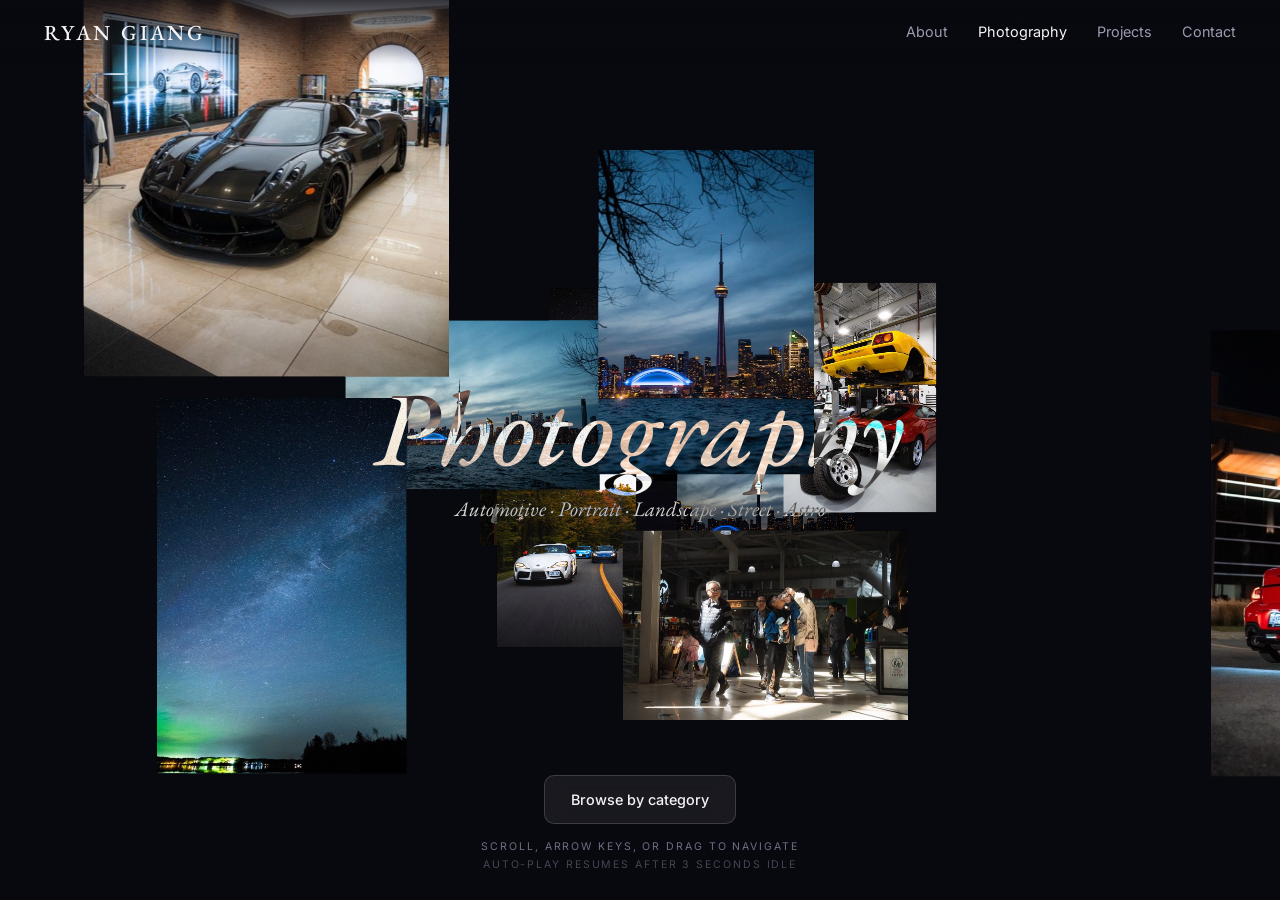
<file: photography.html>
<!DOCTYPE html>
<html lang="en">
<head>
<meta charset="UTF-8">
<meta name="viewport" content="width=device-width, initial-scale=1.0">
<title>Ryan Giang | Photographer in Ottawa, Toronto &amp; Montreal</title>
<meta name="description" content="Photography by Ryan Giang — automotive, portrait, landscape, street, corporate &amp; astrophotography across Ottawa, Toronto and Montreal.">
<meta name="robots" content="index, follow">
<link rel="canonical" href="https://ryangiang.com/photography">

<meta property="og:type" content="website">
<meta property="og:title" content="Ryan Giang | Photographer in Ottawa, Toronto &amp; Montreal">
<meta property="og:description" content="Automotive, portrait, landscape, street &amp; astrophotography by Ryan Giang.">
<meta property="og:url" content="https://ryangiang.com/photography">
<meta property="og:image" content="https://ryangiang.com/og/og-photography.jpg">
<meta name="twitter:card" content="summary_large_image">
<meta name="twitter:title" content="Ryan Giang | Photographer">
<meta name="twitter:description" content="Automotive, portrait, landscape, street &amp; astrophotography — Ottawa, Toronto &amp; Montreal.">
<meta name="twitter:image" content="https://ryangiang.com/og/og-photography.jpg">

<link rel="preconnect" href="https://fonts.googleapis.com">
<link rel="preconnect" href="https://fonts.gstatic.com" crossorigin>
<link href="https://fonts.googleapis.com/css2?family=EB+Garamond:ital,wght@0,400;0,500;1,400&family=Inter:wght@400;500;600&display=swap" rel="stylesheet">
<style>
:root{
  --bg:#08080f; --ink:#f4f4f7; --muted:#9c9cb0; --dim:#6e6e85;
  --line:rgba(255,255,255,.09); --line-2:rgba(255,255,255,.16);
  --accent:#8b7cf6;
  --serif:'EB Garamond',Georgia,serif;
  --sans:'Inter',-apple-system,BlinkMacSystemFont,sans-serif;
  --ease-out:cubic-bezier(.23,1,.32,1);
}
*{box-sizing:border-box;margin:0;padding:0;}
html,body{height:100%;}
body{
  background:var(--bg);color:var(--ink);font-family:var(--sans);
  font-size:16px;line-height:1.6;-webkit-font-smoothing:antialiased;overflow:hidden;
}
a{color:inherit;text-decoration:none;}

/* ---- nav (matches the rest of the site) ---- */
.nav{
  position:fixed;top:0;left:0;right:0;z-index:50;
  background:linear-gradient(180deg,rgba(8,8,15,.82),transparent);
}
.nav-in{
  max-width:1240px;margin:0 auto;padding:0 24px;height:64px;
  display:flex;align-items:center;justify-content:space-between;
}
.brand{font-family:var(--serif);font-size:1.34rem;font-weight:500;letter-spacing:.13em;text-transform:uppercase;}
.nav-links{display:none;gap:30px;font-size:.9rem;}
.nav-links a{color:var(--muted);transition:color 160ms ease;}
@media(hover:hover) and (pointer:fine){ .nav-links a:hover{color:var(--ink);} }
.nav-links a.current{color:var(--ink);}
@media(min-width:820px){ .nav-links{display:flex;} }

/* ---- gallery canvas ---- */
#gal{position:fixed;inset:0;width:100%;height:100%;display:block;z-index:0;touch-action:none;cursor:grab;}
#gal:active{cursor:grabbing;}

/* ---- title overlay ---- */
.overlay{
  position:fixed;inset:0;z-index:2;pointer-events:none;
  display:flex;flex-direction:column;align-items:center;justify-content:center;
  text-align:center;padding:0 24px;mix-blend-mode:exclusion;
}
.overlay h1{
  font-family:var(--serif);font-weight:500;line-height:1;
  font-size:clamp(2.8rem,10vw,6.6rem);letter-spacing:.01em;color:#fff;
}
.overlay h1 em{font-style:italic;}
.overlay p{
  font-family:var(--serif);font-style:italic;color:#fff;
  font-size:clamp(1rem,2.2vw,1.3rem);margin-top:12px;opacity:.85;
}

/* ---- bottom bar ---- */
.hud{
  position:fixed;left:0;right:0;bottom:26px;z-index:3;
  display:flex;flex-direction:column;align-items:center;gap:14px;padding:0 24px;
}
.hud-hint{
  font-size:.66rem;letter-spacing:.18em;text-transform:uppercase;
  color:var(--dim);text-align:center;line-height:1.7;
}
.hud-cta{
  pointer-events:auto;display:inline-block;padding:12px 26px;border-radius:10px;
  font-size:.9rem;font-weight:500;color:var(--ink);
  background:rgba(255,255,255,.07);border:1px solid var(--line-2);
  -webkit-backdrop-filter:blur(10px);backdrop-filter:blur(10px);
  transition:transform 160ms var(--ease-out),background 200ms ease,border-color 200ms ease;
}
.hud-cta:active{transform:scale(.97);}
@media(hover:hover) and (pointer:fine){
  .hud-cta:hover{background:rgba(255,255,255,.13);border-color:rgba(255,255,255,.3);}
}
.hud-cta:focus-visible{outline:2px solid var(--accent);outline-offset:3px;}

/* ---- static fallback: no WebGL / reduced motion ---- */
#fallback{
  position:fixed;inset:0;z-index:1;overflow-y:auto;display:none;
  padding:96px 20px 120px;
}
#fallback.on{display:block;}
.fb-grid{
  max-width:1240px;margin:0 auto;
  column-count:2;column-gap:12px;
}
@media(min-width:760px){ .fb-grid{column-count:3;} }
@media(min-width:1100px){ .fb-grid{column-count:4;} }
.fb-grid img{
  width:100%;display:block;margin-bottom:12px;border-radius:6px;
  break-inside:avoid;background:#13131f;
}
/* in fallback mode the overlay + HUD flow with the page instead of
   floating over a scrolling grid */
body.fb{overflow:auto;}
body.fb #fallback{position:static;inset:auto;padding:0 20px 40px;overflow:visible;}
body.fb .overlay{
  position:static;mix-blend-mode:normal;height:auto;
  padding:120px 24px 48px;
}
body.fb .overlay h1,body.fb .overlay p{color:var(--ink);}
body.fb .overlay p{color:var(--muted);opacity:1;}
body.fb .hud{position:static;margin:40px 0 60px;}
body.fb .nav{position:sticky;background:rgba(8,8,15,.9);
  -webkit-backdrop-filter:blur(12px);backdrop-filter:blur(12px);}
</style>
</head>
<body>

<canvas id="gal" aria-label="Interactive 3D photo gallery"></canvas>

<div id="fallback" aria-label="Photo gallery"><div class="fb-grid" id="fbGrid"></div></div>

<div class="nav">
  <div class="nav-in">
    <a href="/" class="brand">Ryan Giang</a>
    <nav class="nav-links">
      <a href="/">About</a>
      <a href="/photography" class="current">Photography</a>
      <a href="/projects">Projects</a>
      <a href="/#contact">Contact</a>
    </nav>
  </div>
</div>

<div class="overlay">
  <h1><em>Photography</em></h1>
  <p>Automotive · Portrait · Landscape · Street · Astro</p>
</div>

<div class="hud">
  <a class="hud-cta" href="/photography-galleries">Browse by category</a>
  <div class="hud-hint" id="hint">
    Scroll, arrow keys, or drag to navigate<br>
    <span style="opacity:.6">Auto-play resumes after 3 seconds idle</span>
  </div>
</div>

<script src="/gallery3d.js"></script>
<script>
var GALLERY_IMAGES = [
  {src:"/assets/gallery/ryan-giang-astrophotography-ottawa-01.jpg",alt:"Astrophotography photography by Ryan Giang"},
  {src:"/assets/gallery/ryan-giang-automotive-ottawa-01.jpg",alt:"Automotive photography by Ryan Giang"},
  {src:"/assets/gallery/ryan-giang-corporate-ottawa-01.jpg",alt:"Corporate photography by Ryan Giang"},
  {src:"/assets/gallery/ryan-giang-landscape-ottawa-01.jpg",alt:"Landscape photography by Ryan Giang"},
  {src:"/assets/gallery/ryan-giang-portrait-ottawa-01.jpg",alt:"Portrait photography by Ryan Giang"},
  {src:"/assets/gallery/ryan-giang-street-ottawa-01.jpg",alt:"Street photography by Ryan Giang"},
  {src:"/assets/gallery/ryan-giang-astrophotography-ottawa-02.jpg",alt:"Astrophotography photography by Ryan Giang"},
  {src:"/assets/gallery/ryan-giang-automotive-ottawa-02.jpg",alt:"Automotive photography by Ryan Giang"},
  {src:"/assets/gallery/ryan-giang-corporate-ottawa-02.jpg",alt:"Corporate photography by Ryan Giang"},
  {src:"/assets/gallery/ryan-giang-landscape-ottawa-02.jpg",alt:"Landscape photography by Ryan Giang"},
  {src:"/assets/gallery/ryan-giang-portrait-ottawa-02.jpg",alt:"Portrait photography by Ryan Giang"},
  {src:"/assets/gallery/ryan-giang-street-ottawa-02.jpg",alt:"Street photography by Ryan Giang"},
  {src:"/assets/gallery/ryan-giang-astrophotography-ottawa-03.jpg",alt:"Astrophotography photography by Ryan Giang"},
  {src:"/assets/gallery/ryan-giang-automotive-ottawa-03.jpg",alt:"Automotive photography by Ryan Giang"},
  {src:"/assets/gallery/ryan-giang-corporate-ottawa-03.jpg",alt:"Corporate photography by Ryan Giang"},
  {src:"/assets/gallery/ryan-giang-landscape-ottawa-03.jpg",alt:"Landscape photography by Ryan Giang"},
  {src:"/assets/gallery/ryan-giang-portrait-ottawa-03.jpg",alt:"Portrait photography by Ryan Giang"},
  {src:"/assets/gallery/ryan-giang-street-ottawa-03.jpg",alt:"Street photography by Ryan Giang"},
  {src:"/assets/gallery/ryan-giang-astrophotography-ottawa-04.jpg",alt:"Astrophotography photography by Ryan Giang"},
  {src:"/assets/gallery/ryan-giang-automotive-ottawa-04.jpg",alt:"Automotive photography by Ryan Giang"},
  {src:"/assets/gallery/ryan-giang-corporate-ottawa-04.jpg",alt:"Corporate photography by Ryan Giang"},
  {src:"/assets/gallery/ryan-giang-landscape-ottawa-04.jpg",alt:"Landscape photography by Ryan Giang"},
  {src:"/assets/gallery/ryan-giang-portrait-ottawa-04.jpg",alt:"Portrait photography by Ryan Giang"},
  {src:"/assets/gallery/ryan-giang-street-ottawa-04.jpg",alt:"Street photography by Ryan Giang"},
  {src:"/assets/gallery/ryan-giang-astrophotography-ottawa-05.jpg",alt:"Astrophotography photography by Ryan Giang"},
  {src:"/assets/gallery/ryan-giang-automotive-ottawa-05.jpg",alt:"Automotive photography by Ryan Giang"},
  {src:"/assets/gallery/ryan-giang-corporate-ottawa-05.jpg",alt:"Corporate photography by Ryan Giang"},
  {src:"/assets/gallery/ryan-giang-landscape-ottawa-05.jpg",alt:"Landscape photography by Ryan Giang"},
  {src:"/assets/gallery/ryan-giang-portrait-ottawa-05.jpg",alt:"Portrait photography by Ryan Giang"},
  {src:"/assets/gallery/ryan-giang-street-ottawa-05.jpg",alt:"Street photography by Ryan Giang"},
  {src:"/assets/gallery/ryan-giang-astrophotography-ottawa-06.jpg",alt:"Astrophotography photography by Ryan Giang"},
  {src:"/assets/gallery/ryan-giang-automotive-ottawa-06.jpg",alt:"Automotive photography by Ryan Giang"},
  {src:"/assets/gallery/ryan-giang-corporate-ottawa-06.jpg",alt:"Corporate photography by Ryan Giang"},
  {src:"/assets/gallery/ryan-giang-landscape-ottawa-06.jpg",alt:"Landscape photography by Ryan Giang"},
  {src:"/assets/gallery/ryan-giang-portrait-ottawa-06.jpg",alt:"Portrait photography by Ryan Giang"},
  {src:"/assets/gallery/ryan-giang-street-ottawa-06.jpg",alt:"Street photography by Ryan Giang"},
  {src:"/assets/gallery/ryan-giang-automotive-ottawa-07.jpg",alt:"Automotive photography by Ryan Giang"},
  {src:"/assets/gallery/ryan-giang-corporate-ottawa-07.jpg",alt:"Corporate photography by Ryan Giang"},
  {src:"/assets/gallery/ryan-giang-landscape-ottawa-07.jpg",alt:"Landscape photography by Ryan Giang"},
  {src:"/assets/gallery/ryan-giang-street-ottawa-07.jpg",alt:"Street photography by Ryan Giang"},
  {src:"/assets/gallery/ryan-giang-automotive-ottawa-08.jpg",alt:"Automotive photography by Ryan Giang"},
  {src:"/assets/gallery/ryan-giang-corporate-ottawa-08.jpg",alt:"Corporate photography by Ryan Giang"},
  {src:"/assets/gallery/ryan-giang-landscape-ottawa-08.jpg",alt:"Landscape photography by Ryan Giang"},
  {src:"/assets/gallery/ryan-giang-street-ottawa-08.jpg",alt:"Street photography by Ryan Giang"},
  {src:"/assets/gallery/ryan-giang-automotive-ottawa-09.jpg",alt:"Automotive photography by Ryan Giang"},
  {src:"/assets/gallery/ryan-giang-street-ottawa-09.jpg",alt:"Street photography by Ryan Giang"},
  {src:"/assets/gallery/ryan-giang-automotive-ottawa-10.jpg",alt:"Automotive photography by Ryan Giang"},
  {src:"/assets/gallery/ryan-giang-street-ottawa-10.jpg",alt:"Street photography by Ryan Giang"},
  {src:"/assets/gallery/ryan-giang-automotive-ottawa-11.jpg",alt:"Automotive photography by Ryan Giang"},
  {src:"/assets/gallery/ryan-giang-street-ottawa-11.jpg",alt:"Street photography by Ryan Giang"},
  {src:"/assets/gallery/ryan-giang-automotive-ottawa-12.jpg",alt:"Automotive photography by Ryan Giang"},
  {src:"/assets/gallery/ryan-giang-street-ottawa-12.jpg",alt:"Street photography by Ryan Giang"},
  {src:"/assets/gallery/ryan-giang-automotive-ottawa-13.jpg",alt:"Automotive photography by Ryan Giang"},
  {src:"/assets/gallery/ryan-giang-street-ottawa-13.jpg",alt:"Street photography by Ryan Giang"},
  {src:"/assets/gallery/ryan-giang-automotive-ottawa-14.jpg",alt:"Automotive photography by Ryan Giang"},
  {src:"/assets/gallery/ryan-giang-street-ottawa-14.jpg",alt:"Street photography by Ryan Giang"},
  {src:"/assets/gallery/ryan-giang-automotive-ottawa-15.jpg",alt:"Automotive photography by Ryan Giang"},
  {src:"/assets/gallery/ryan-giang-street-ottawa-15.jpg",alt:"Street photography by Ryan Giang"},
  {src:"/assets/gallery/ryan-giang-automotive-ottawa-16.jpg",alt:"Automotive photography by Ryan Giang"},
  {src:"/assets/gallery/ryan-giang-street-ottawa-16.jpg",alt:"Street photography by Ryan Giang"},
  {src:"/assets/gallery/ryan-giang-automotive-ottawa-17.jpg",alt:"Automotive photography by Ryan Giang"},
  {src:"/assets/gallery/ryan-giang-street-ottawa-17.jpg",alt:"Street photography by Ryan Giang"},
  {src:"/assets/gallery/ryan-giang-automotive-ottawa-18.jpg",alt:"Automotive photography by Ryan Giang"},
  {src:"/assets/gallery/ryan-giang-street-ottawa-18.jpg",alt:"Street photography by Ryan Giang"},
  {src:"/assets/gallery/ryan-giang-automotive-ottawa-19.jpg",alt:"Automotive photography by Ryan Giang"},
  {src:"/assets/gallery/ryan-giang-street-ottawa-19.jpg",alt:"Street photography by Ryan Giang"},
  {src:"/assets/gallery/ryan-giang-automotive-ottawa-20.jpg",alt:"Automotive photography by Ryan Giang"},
  {src:"/assets/gallery/ryan-giang-street-ottawa-20.jpg",alt:"Street photography by Ryan Giang"},
  {src:"/assets/gallery/ryan-giang-automotive-ottawa-21.jpg",alt:"Automotive photography by Ryan Giang"},
  {src:"/assets/gallery/ryan-giang-street-ottawa-21.jpg",alt:"Street photography by Ryan Giang"},
  {src:"/assets/gallery/ryan-giang-automotive-ottawa-22.jpg",alt:"Automotive photography by Ryan Giang"},
  {src:"/assets/gallery/ryan-giang-street-ottawa-22.jpg",alt:"Street photography by Ryan Giang"},
  {src:"/assets/gallery/ryan-giang-automotive-ottawa-23.jpg",alt:"Automotive photography by Ryan Giang"},
  {src:"/assets/gallery/ryan-giang-automotive-ottawa-24.jpg",alt:"Automotive photography by Ryan Giang"},
  {src:"/assets/gallery/ryan-giang-automotive-ottawa-25.jpg",alt:"Automotive photography by Ryan Giang"},
  {src:"/assets/gallery/ryan-giang-automotive-ottawa-26.jpg",alt:"Automotive photography by Ryan Giang"},
  {src:"/assets/gallery/ryan-giang-automotive-ottawa-27.jpg",alt:"Automotive photography by Ryan Giang"},
  {src:"/assets/gallery/ryan-giang-automotive-ottawa-28.jpg",alt:"Automotive photography by Ryan Giang"},
  {src:"/assets/gallery/ryan-giang-automotive-ottawa-29.jpg",alt:"Automotive photography by Ryan Giang"},
  {src:"/assets/gallery/ryan-giang-automotive-ottawa-30.jpg",alt:"Automotive photography by Ryan Giang"}
];

(function(){
  var reduce = window.matchMedia('(prefers-reduced-motion: reduce)').matches;

  function useFallback(){
    var grid = document.getElementById('fbGrid');
    if (!grid.childElementCount){
      GALLERY_IMAGES.forEach(function(im){
        var img = document.createElement('img');
        img.src = im.src; img.alt = im.alt; img.loading = 'lazy';
        grid.appendChild(img);
      });
    }
    var fb = document.getElementById('fallback');
    // reorder so the page reads nav -> title -> grid -> CTA
    var ov = document.querySelector('.overlay');
    if (ov && ov.parentNode) ov.parentNode.insertBefore(fb, ov.nextSibling);
    fb.classList.add('on');
    document.body.classList.add('fb');
    document.getElementById('gal').style.display = 'none';
    var h = document.getElementById('hint');
    if (h) h.style.display = 'none';
  }

  if (reduce){ useFallback(); return; }

  var g = InfiniteGallery({
    canvas: document.getElementById('gal'),
    images: GALLERY_IMAGES,
    speed: 1.2,
    fade:{inStart:.03,inEnd:.14,outStart:.40,outEnd:.47},
    blur:{inStart:0,inEnd:.09,outStart:.40,outEnd:.46,max:5},
    visibleCount: 38,
    onFail: useFallback
  });
  if (!g) useFallback();
})();
</script>
</body>
</html>
</file>
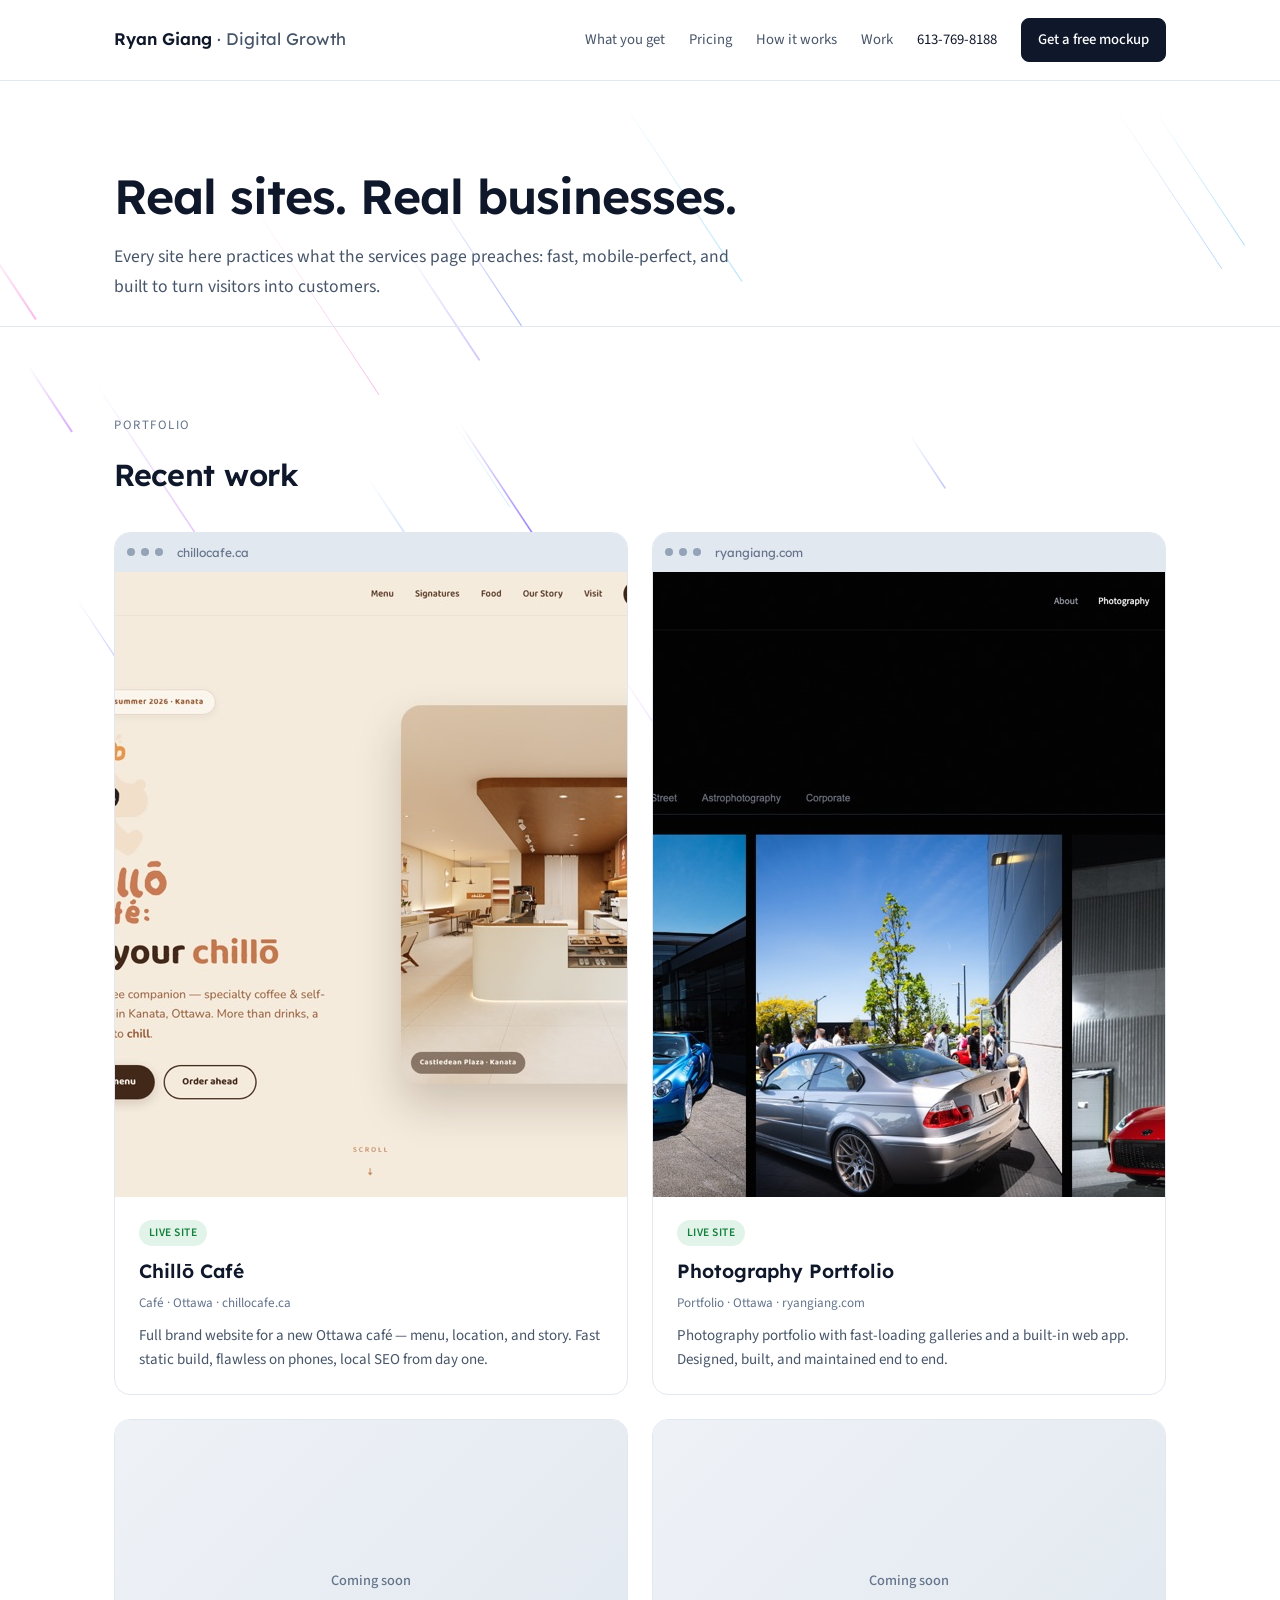
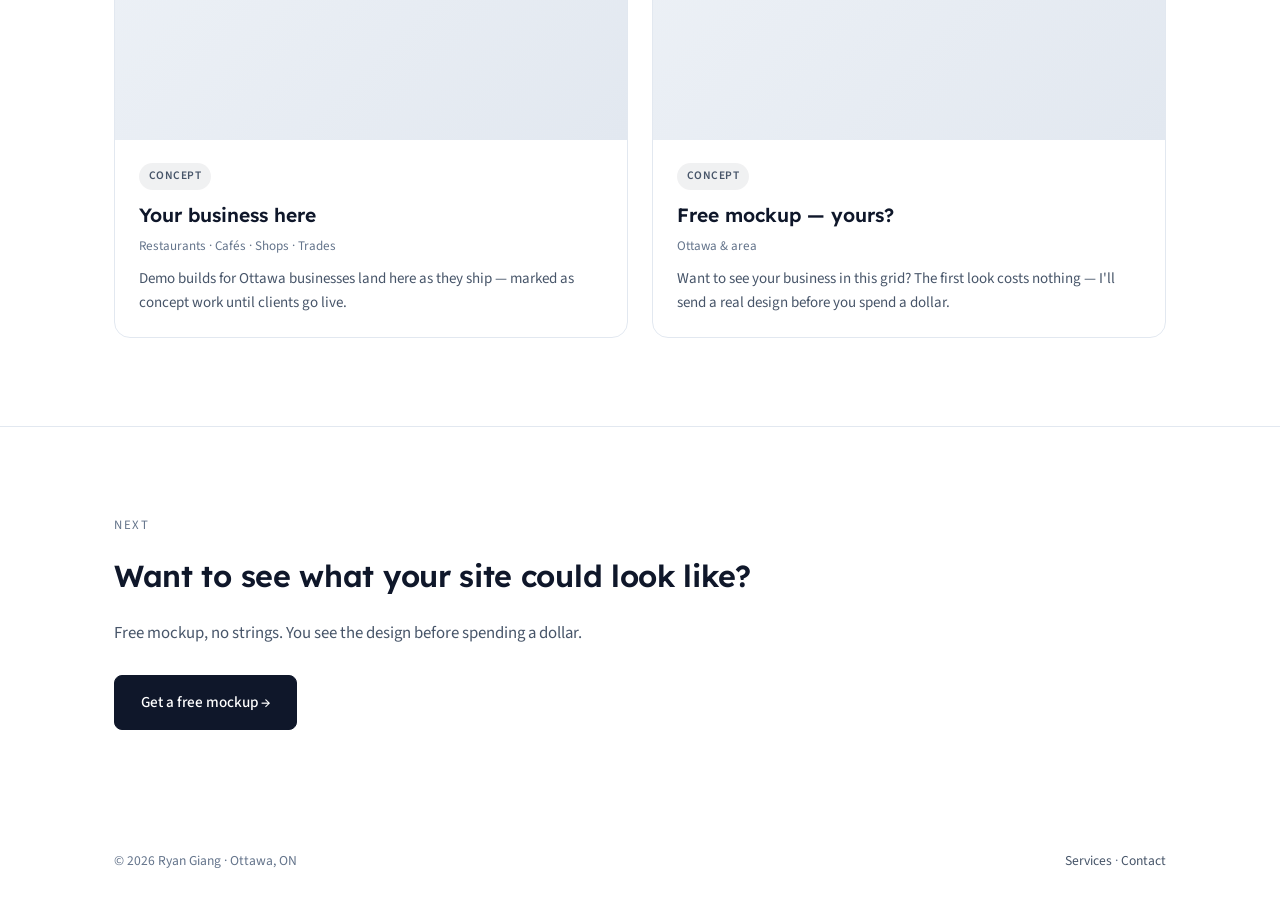
<file: digital-consulting/portfolio.html>
<!DOCTYPE html>
<html lang="en">
<head>
  <meta charset="UTF-8">
  <meta name="viewport" content="width=device-width, initial-scale=1.0">
  <title>Web Design Portfolio Ottawa | Work &amp; Examples — Ryan Giang</title>
  <meta name="description" content="Web design portfolio: live websites and concept work by Ryan Giang — fast, modern sites for Ottawa small businesses, including Chillō Café.">
  <meta name="robots" content="index, follow">
  <link rel="canonical" href="https://ryangiang.com/digital-consulting/portfolio.html">
  <meta property="og:title" content="Web Design Portfolio Ottawa | Ryan Giang">
  <meta property="og:description" content="Web design portfolio: live websites and concept work — fast, modern sites for Ottawa small businesses.">
  <meta property="og:type" content="website">
  <meta property="og:locale" content="en_CA">
  <meta property="og:url" content="https://ryangiang.com/digital-consulting/portfolio.html">
  <link rel="stylesheet" href="style.css">
</head>
<body>

<canvas id="starfall" aria-hidden="true"></canvas>

<header class="site-header">
  <div class="wrap">
    <a class="logo" href="/">Ryan Giang <span>· Digital Growth</span></a>
    <button class="nav-toggle" aria-label="Open menu" aria-expanded="false">☰</button>
    <nav class="nav">
      <a href="index.html#what">What you get</a>
      <a href="index.html#pricing">Pricing</a>
      <a href="index.html#how">How it works</a>
      <a href="portfolio.html">Work</a>
      <a href="tel:+16137698188" class="nav-phone">613-769-8188</a>
      <a href="index.html#contact" class="btn btn-primary btn-small">Get a free mockup</a>
    </nav>
  </div>
</header>

<section class="page-hero">
  <div class="wrap">
    <h1>Real sites. Real businesses.</h1>
    <p>Every site here practices what the services page preaches: fast, mobile-perfect, and built to turn visitors into customers.</p>
  </div>
</section>

<section>
  <div class="wrap">
    <span class="kicker">Portfolio</span>
    <h2>Recent work</h2>

    <div class="work-grid">
      <a class="work-card reveal" href="https://chillocafe.ca" target="_blank" rel="noopener">
        <div class="work-preview">
          <div class="browser-bar"><i></i><i></i><i></i><span class="url">chillocafe.ca</span></div>
          <img src="assets/chillo.jpg" alt="Chillō Café website — hero page with brand mascot and café interior" loading="lazy" width="1000" height="625">
        </div>
        <div class="work-body">
          <span class="tag tag-live">Live site</span>
          <h3>Chillō Café</h3>
          <p class="meta">Café · Ottawa · chillocafe.ca</p>
          <p>Full brand website for a new Ottawa café — menu, location, and story. Fast static build, flawless on phones, local SEO from day one.</p>
        </div>
      </a>

      <a class="work-card reveal" href="https://ryangiang.com" target="_blank" rel="noopener">
        <div class="work-preview">
          <div class="browser-bar"><i></i><i></i><i></i><span class="url">ryangiang.com</span></div>
          <img src="assets/ryangiang.jpg" alt="Ryan Giang photography portfolio — automotive gallery" loading="lazy" width="1000" height="625">
        </div>
        <div class="work-body">
          <span class="tag tag-live">Live site</span>
          <h3>Photography Portfolio</h3>
          <p class="meta">Portfolio · Ottawa · ryangiang.com</p>
          <p>Photography portfolio with fast-loading galleries and a built-in web app. Designed, built, and maintained end to end.</p>
        </div>
      </a>

      <div class="work-card reveal">
        <div class="work-preview preview-soon">
          <div class="mock-center"><div class="mock-sub">Coming soon</div></div>
        </div>
        <div class="work-body">
          <span class="tag tag-soon">Concept</span>
          <h3>Your business here</h3>
          <p class="meta">Restaurants · Cafés · Shops · Trades</p>
          <p>Demo builds for Ottawa businesses land here as they ship — marked as concept work until clients go live.</p>
        </div>
      </div>

      <div class="work-card reveal">
        <div class="work-preview preview-soon">
          <div class="mock-center"><div class="mock-sub">Coming soon</div></div>
        </div>
        <div class="work-body">
          <span class="tag tag-soon">Concept</span>
          <h3>Free mockup — yours?</h3>
          <p class="meta">Ottawa &amp; area</p>
          <p>Want to see your business in this grid? The first look costs nothing — I'll send a real design before you spend a dollar.</p>
        </div>
      </div>
    </div>
  </div>
</section>

<section class="contact" id="contact">
  <div class="wrap reveal">
    <span class="kicker">Next</span>
    <h2>Want to see what your site could look like?</h2>
    <p class="lead" style="margin-bottom: 28px;">Free mockup, no strings. You see the design before spending a dollar.</p>
    <a href="index.html#contact" class="btn btn-primary">Get a free mockup →</a>
  </div>
</section>

<footer class="site-footer">
  <div class="wrap">
    <span>© 2026 Ryan Giang · Ottawa, ON</span>
    <span><a href="index.html">Services</a> · <a href="mailto:ryangiang288@gmail.com">Contact</a></span>
  </div>
</footer>

<script src="main.js"></script>
<script>
/* Starfall background — diagonal light streaks on canvas, tuned for a
   white page. Runs only while visible; skipped for reduced motion. */
(function(){
  const canvas = document.getElementById('starfall');
  if (!canvas) return;
  const reduce = window.matchMedia('(prefers-reduced-motion: reduce)').matches;
  const ctx = canvas.getContext('2d');
  const hues = [200, 215, 230, 255, 275, 315];
  let w, h, dpr, streaks = [], running = false, rafId = null;

  function resize(){
    dpr = Math.min(window.devicePixelRatio || 1, 2);
    w = canvas.offsetWidth; h = canvas.offsetHeight;
    canvas.width = w * dpr; canvas.height = h * dpr;
    ctx.setTransform(dpr, 0, 0, dpr, 0, 0);
  }

  function makeStreak(initial){
    const speed = 2 + Math.random() * 5;
    return {
      x: Math.random() * (w * 1.4) - w * 0.2,
      y: initial ? Math.random() * h : -60 - Math.random() * h * 0.5,
      len: 60 + Math.random() * 180,
      speed,
      hue: hues[Math.floor(Math.random() * hues.length)],
      alpha: 0.22 + Math.random() * 0.4,
      width: 0.6 + Math.random() * 1.6
    };
  }

  const DX = 0.55, DY = 0.83;

  function frame(){
    ctx.clearRect(0, 0, w, h);
    for (const s of streaks){
      const grad = ctx.createLinearGradient(s.x, s.y, s.x - DX * s.len, s.y - DY * s.len);
      grad.addColorStop(0, 'hsla(' + s.hue + ',85%,50%,' + s.alpha + ')');
      grad.addColorStop(1, 'hsla(' + s.hue + ',85%,50%,0)');
      ctx.strokeStyle = grad;
      ctx.lineWidth = s.width;
      ctx.lineCap = 'round';
      ctx.beginPath();
      ctx.moveTo(s.x, s.y);
      ctx.lineTo(s.x - DX * s.len, s.y - DY * s.len);
      ctx.stroke();
      s.x += DX * s.speed;
      s.y += DY * s.speed;
      if (s.y - s.len > h || s.x - s.len > w) Object.assign(s, makeStreak(false));
    }
    if (running) rafId = requestAnimationFrame(frame);
  }

  resize();
  streaks = Array.from({ length: 26 }, () => makeStreak(true));
  window.addEventListener('resize', () => { resize(); });

  if (reduce){ frame(); return; }

  const io = new IntersectionObserver((entries) => {
    entries.forEach(entry => {
      if (entry.isIntersecting && !running){
        running = true; rafId = requestAnimationFrame(frame);
      } else if (!entry.isIntersecting && running){
        running = false; if (rafId) cancelAnimationFrame(rafId);
      }
    });
  });
  io.observe(canvas);
})();
</script>
</body>
</html>
</file>
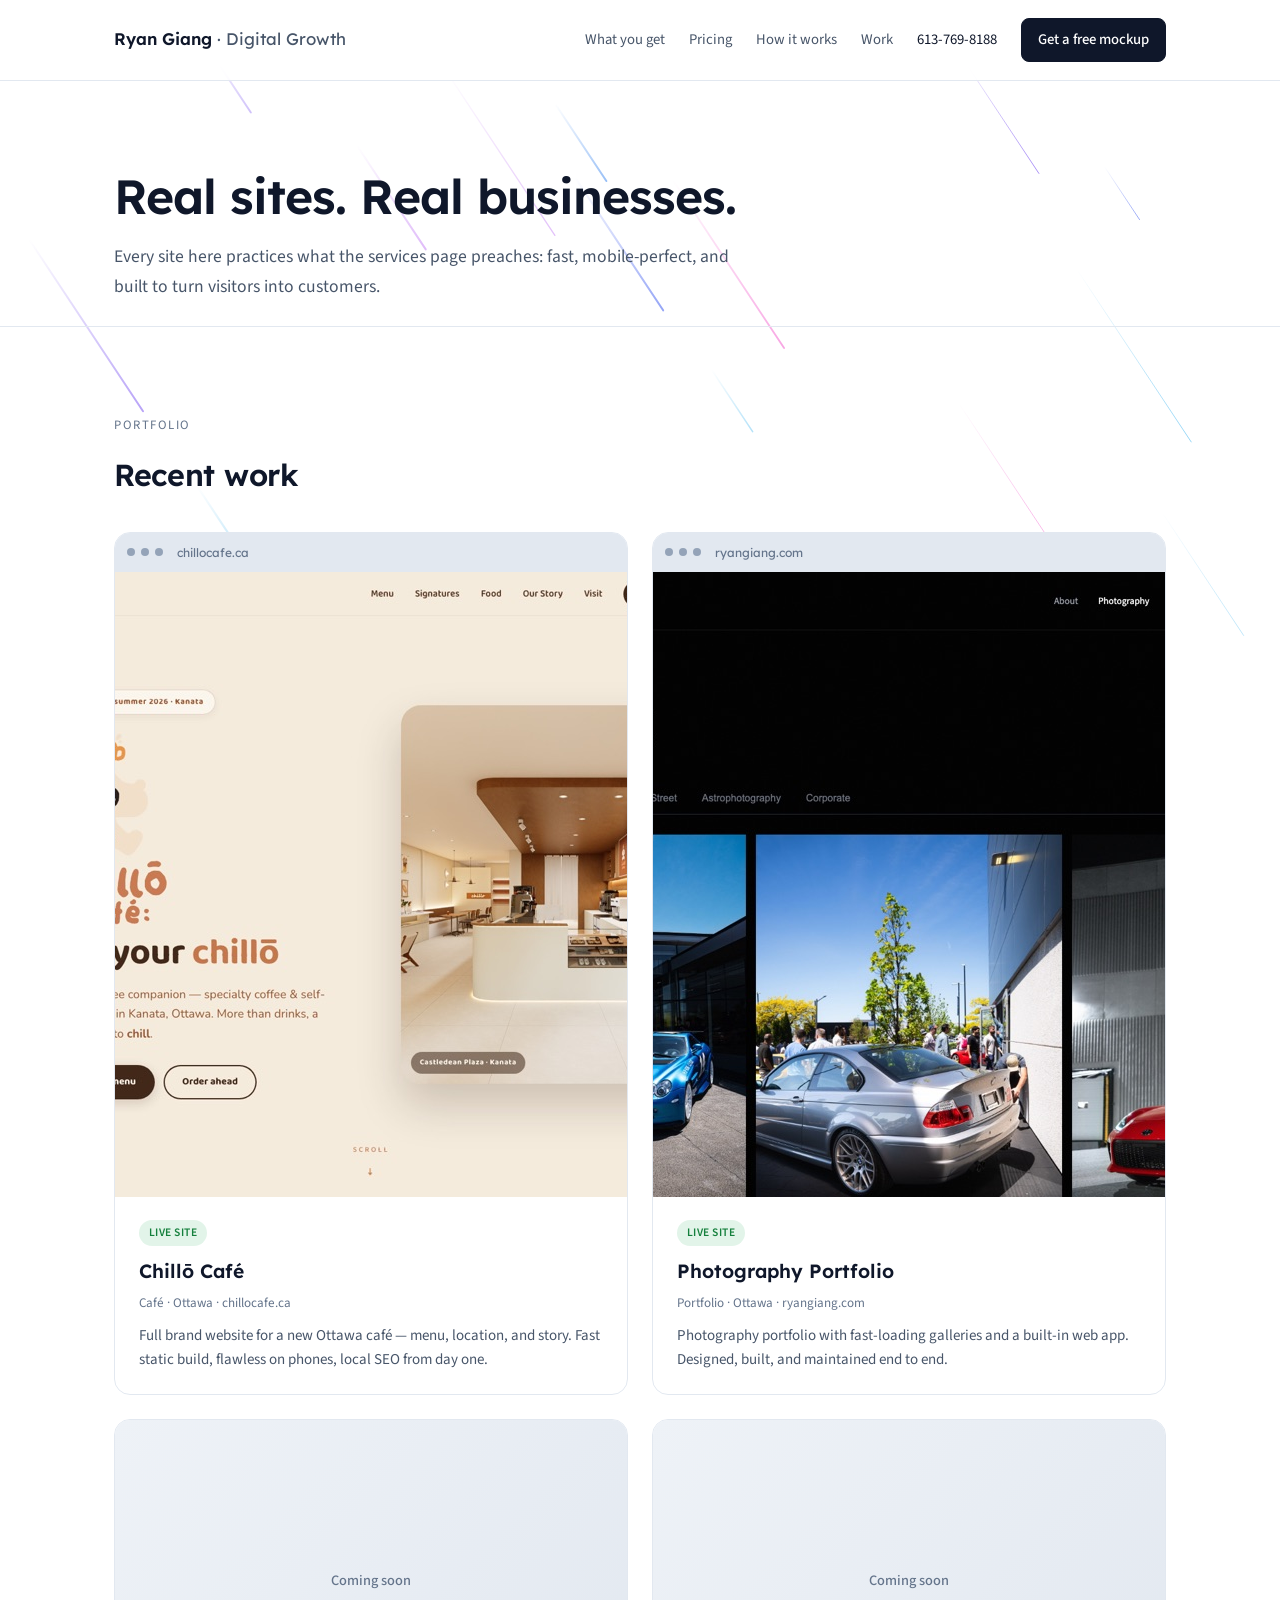
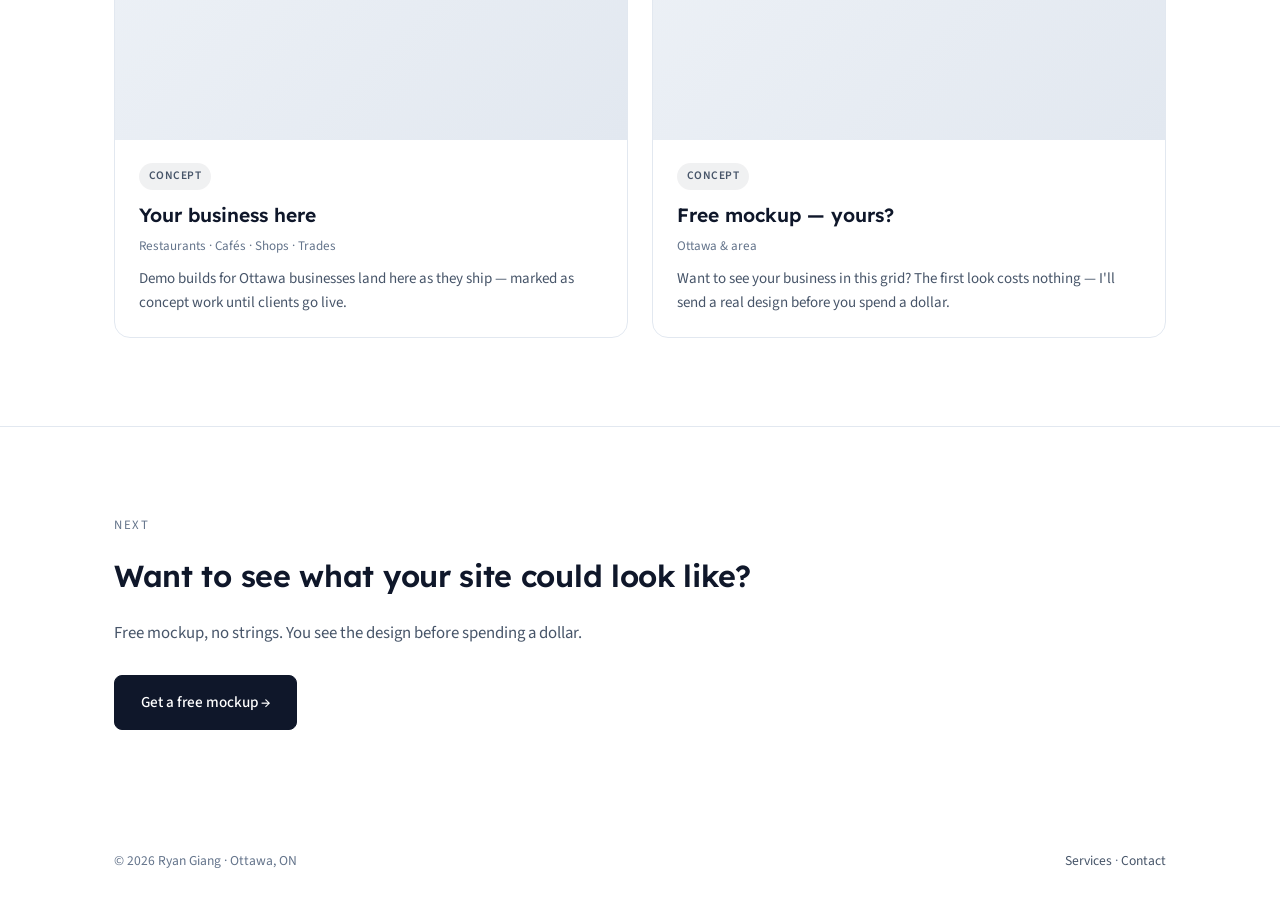
<file: digital-growth/portfolio.html>
<!DOCTYPE html>
<html lang="en">
<head>
  <meta charset="UTF-8">
  <meta name="viewport" content="width=device-width, initial-scale=1.0">
  <title>Web Design Portfolio Ottawa | Work &amp; Examples — Ryan Giang</title>
  <meta name="description" content="Web design portfolio: live websites and concept work by Ryan Giang — fast, modern sites for Ottawa small businesses, including Chillō Café.">
  <meta name="robots" content="index, follow">
  <link rel="canonical" href="https://ryangiang.com/digital-growth/portfolio">
  <meta property="og:title" content="Web Design Portfolio Ottawa | Ryan Giang">
  <meta property="og:description" content="Web design portfolio: live websites and concept work — fast, modern sites for Ottawa small businesses.">
  <meta property="og:type" content="website">
  <meta property="og:locale" content="en_CA">
  <meta property="og:url" content="https://ryangiang.com/digital-growth/portfolio">
  <link rel="stylesheet" href="/digital-growth/style.css">
</head>
<body>

<canvas id="starfall" aria-hidden="true"></canvas>

<header class="site-header">
  <div class="wrap">
    <a class="logo" href="/">Ryan Giang <span>· Digital Growth</span></a>
    <button class="nav-toggle" aria-label="Open menu" aria-expanded="false">☰</button>
    <nav class="nav">
      <a href="/digital-growth#what">What you get</a>
      <a href="/digital-growth#pricing">Pricing</a>
      <a href="/digital-growth#how">How it works</a>
      <a href="/digital-growth/portfolio">Work</a>
      <a href="tel:+16137698188" class="nav-phone">613-769-8188</a>
      <a href="/digital-growth#contact" class="btn btn-primary btn-small">Get a free mockup</a>
    </nav>
  </div>
</header>

<section class="page-hero">
  <div class="wrap">
    <h1>Real sites. Real businesses.</h1>
    <p>Every site here practices what the services page preaches: fast, mobile-perfect, and built to turn visitors into customers.</p>
  </div>
</section>

<section>
  <div class="wrap">
    <span class="kicker">Portfolio</span>
    <h2>Recent work</h2>

    <div class="work-grid">
      <a class="work-card reveal" href="https://chillocafe.ca" target="_blank" rel="noopener">
        <div class="work-preview">
          <div class="browser-bar"><i></i><i></i><i></i><span class="url">chillocafe.ca</span></div>
          <img src="/digital-growth/assets/chillo.jpg" alt="Chillō Café website — hero page with brand mascot and café interior" loading="lazy" width="1000" height="625">
        </div>
        <div class="work-body">
          <span class="tag tag-live">Live site</span>
          <h3>Chillō Café</h3>
          <p class="meta">Café · Ottawa · chillocafe.ca</p>
          <p>Full brand website for a new Ottawa café — menu, location, and story. Fast static build, flawless on phones, local SEO from day one.</p>
        </div>
      </a>

      <a class="work-card reveal" href="https://ryangiang.com" target="_blank" rel="noopener">
        <div class="work-preview">
          <div class="browser-bar"><i></i><i></i><i></i><span class="url">ryangiang.com</span></div>
          <img src="/digital-growth/assets/ryangiang.jpg" alt="Ryan Giang photography portfolio — automotive gallery" loading="lazy" width="1000" height="625">
        </div>
        <div class="work-body">
          <span class="tag tag-live">Live site</span>
          <h3>Photography Portfolio</h3>
          <p class="meta">Portfolio · Ottawa · ryangiang.com</p>
          <p>Photography portfolio with fast-loading galleries and a built-in web app. Designed, built, and maintained end to end.</p>
        </div>
      </a>

      <div class="work-card reveal">
        <div class="work-preview preview-soon">
          <div class="mock-center"><div class="mock-sub">Coming soon</div></div>
        </div>
        <div class="work-body">
          <span class="tag tag-soon">Concept</span>
          <h3>Your business here</h3>
          <p class="meta">Restaurants · Cafés · Shops · Trades</p>
          <p>Demo builds for Ottawa businesses land here as they ship — marked as concept work until clients go live.</p>
        </div>
      </div>

      <div class="work-card reveal">
        <div class="work-preview preview-soon">
          <div class="mock-center"><div class="mock-sub">Coming soon</div></div>
        </div>
        <div class="work-body">
          <span class="tag tag-soon">Concept</span>
          <h3>Free mockup — yours?</h3>
          <p class="meta">Ottawa &amp; area</p>
          <p>Want to see your business in this grid? The first look costs nothing — I'll send a real design before you spend a dollar.</p>
        </div>
      </div>
    </div>
  </div>
</section>

<section class="contact" id="contact">
  <div class="wrap reveal">
    <span class="kicker">Next</span>
    <h2>Want to see what your site could look like?</h2>
    <p class="lead" style="margin-bottom: 28px;">Free mockup, no strings. You see the design before spending a dollar.</p>
    <a href="/digital-growth#contact" class="btn btn-primary">Get a free mockup →</a>
  </div>
</section>

<footer class="site-footer">
  <div class="wrap">
    <span>© 2026 Ryan Giang · Ottawa, ON</span>
    <span><a href="/digital-growth">Services</a> · <a href="mailto:ryangiang288@gmail.com">Contact</a></span>
  </div>
</footer>

<script src="/digital-growth/main.js"></script>
<script>
/* Starfall background — diagonal light streaks on canvas, tuned for a
   white page. Runs only while visible; skipped for reduced motion. */
(function(){
  const canvas = document.getElementById('starfall');
  if (!canvas) return;
  const reduce = window.matchMedia('(prefers-reduced-motion: reduce)').matches;
  const ctx = canvas.getContext('2d');
  const hues = [200, 215, 230, 255, 275, 315];
  let w, h, dpr, streaks = [], running = false, rafId = null;

  function resize(){
    dpr = Math.min(window.devicePixelRatio || 1, 2);
    w = canvas.offsetWidth; h = canvas.offsetHeight;
    canvas.width = w * dpr; canvas.height = h * dpr;
    ctx.setTransform(dpr, 0, 0, dpr, 0, 0);
  }

  function makeStreak(initial){
    const speed = 2 + Math.random() * 5;
    return {
      x: Math.random() * (w * 1.4) - w * 0.2,
      y: initial ? Math.random() * h : -60 - Math.random() * h * 0.5,
      len: 60 + Math.random() * 180,
      speed,
      hue: hues[Math.floor(Math.random() * hues.length)],
      alpha: 0.22 + Math.random() * 0.4,
      width: 0.6 + Math.random() * 1.6
    };
  }

  const DX = 0.55, DY = 0.83;

  function frame(){
    ctx.clearRect(0, 0, w, h);
    for (const s of streaks){
      const grad = ctx.createLinearGradient(s.x, s.y, s.x - DX * s.len, s.y - DY * s.len);
      grad.addColorStop(0, 'hsla(' + s.hue + ',85%,50%,' + s.alpha + ')');
      grad.addColorStop(1, 'hsla(' + s.hue + ',85%,50%,0)');
      ctx.strokeStyle = grad;
      ctx.lineWidth = s.width;
      ctx.lineCap = 'round';
      ctx.beginPath();
      ctx.moveTo(s.x, s.y);
      ctx.lineTo(s.x - DX * s.len, s.y - DY * s.len);
      ctx.stroke();
      s.x += DX * s.speed;
      s.y += DY * s.speed;
      if (s.y - s.len > h || s.x - s.len > w) Object.assign(s, makeStreak(false));
    }
    if (running) rafId = requestAnimationFrame(frame);
  }

  resize();
  streaks = Array.from({ length: 26 }, () => makeStreak(true));
  window.addEventListener('resize', () => { resize(); });

  if (reduce){ frame(); return; }

  const io = new IntersectionObserver((entries) => {
    entries.forEach(entry => {
      if (entry.isIntersecting && !running){
        running = true; rafId = requestAnimationFrame(frame);
      } else if (!entry.isIntersecting && running){
        running = false; if (rafId) cancelAnimationFrame(rafId);
      }
    });
  });
  io.observe(canvas);
})();
</script>
</body>
</html>
</file>
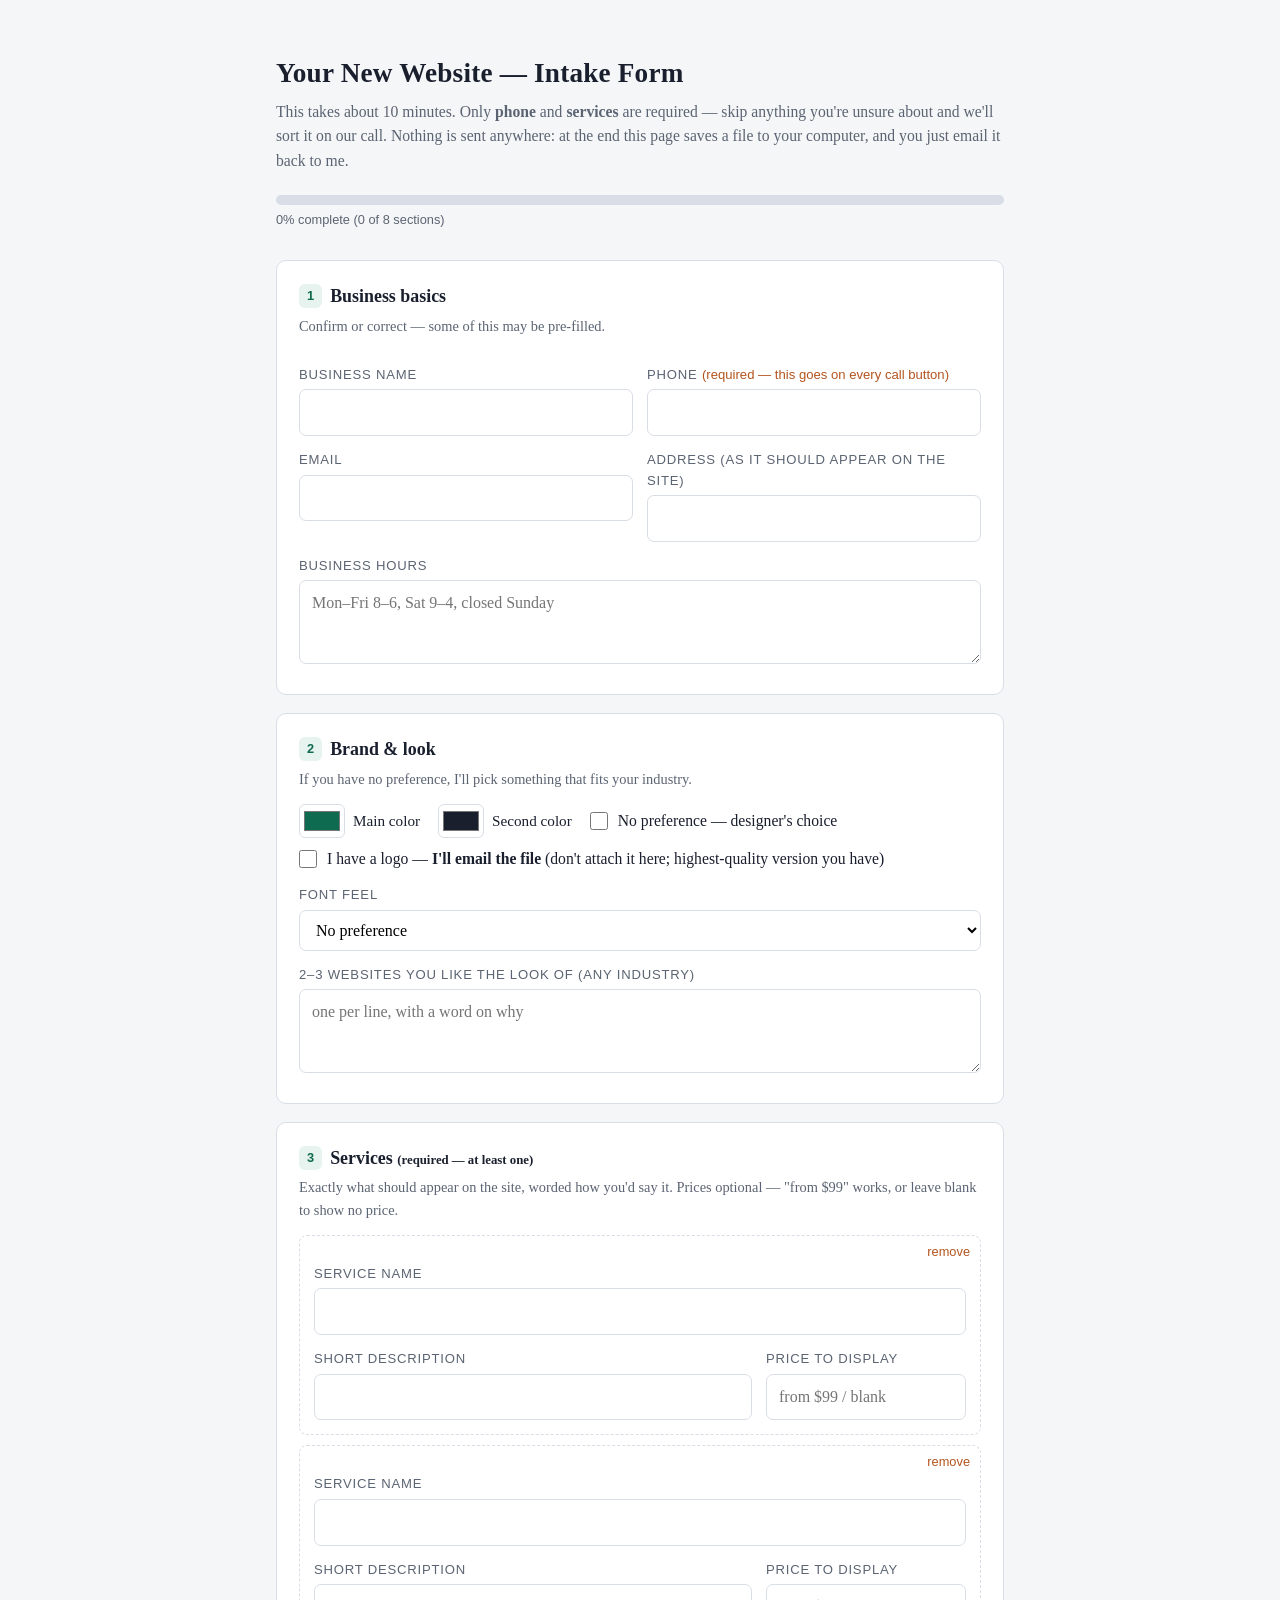
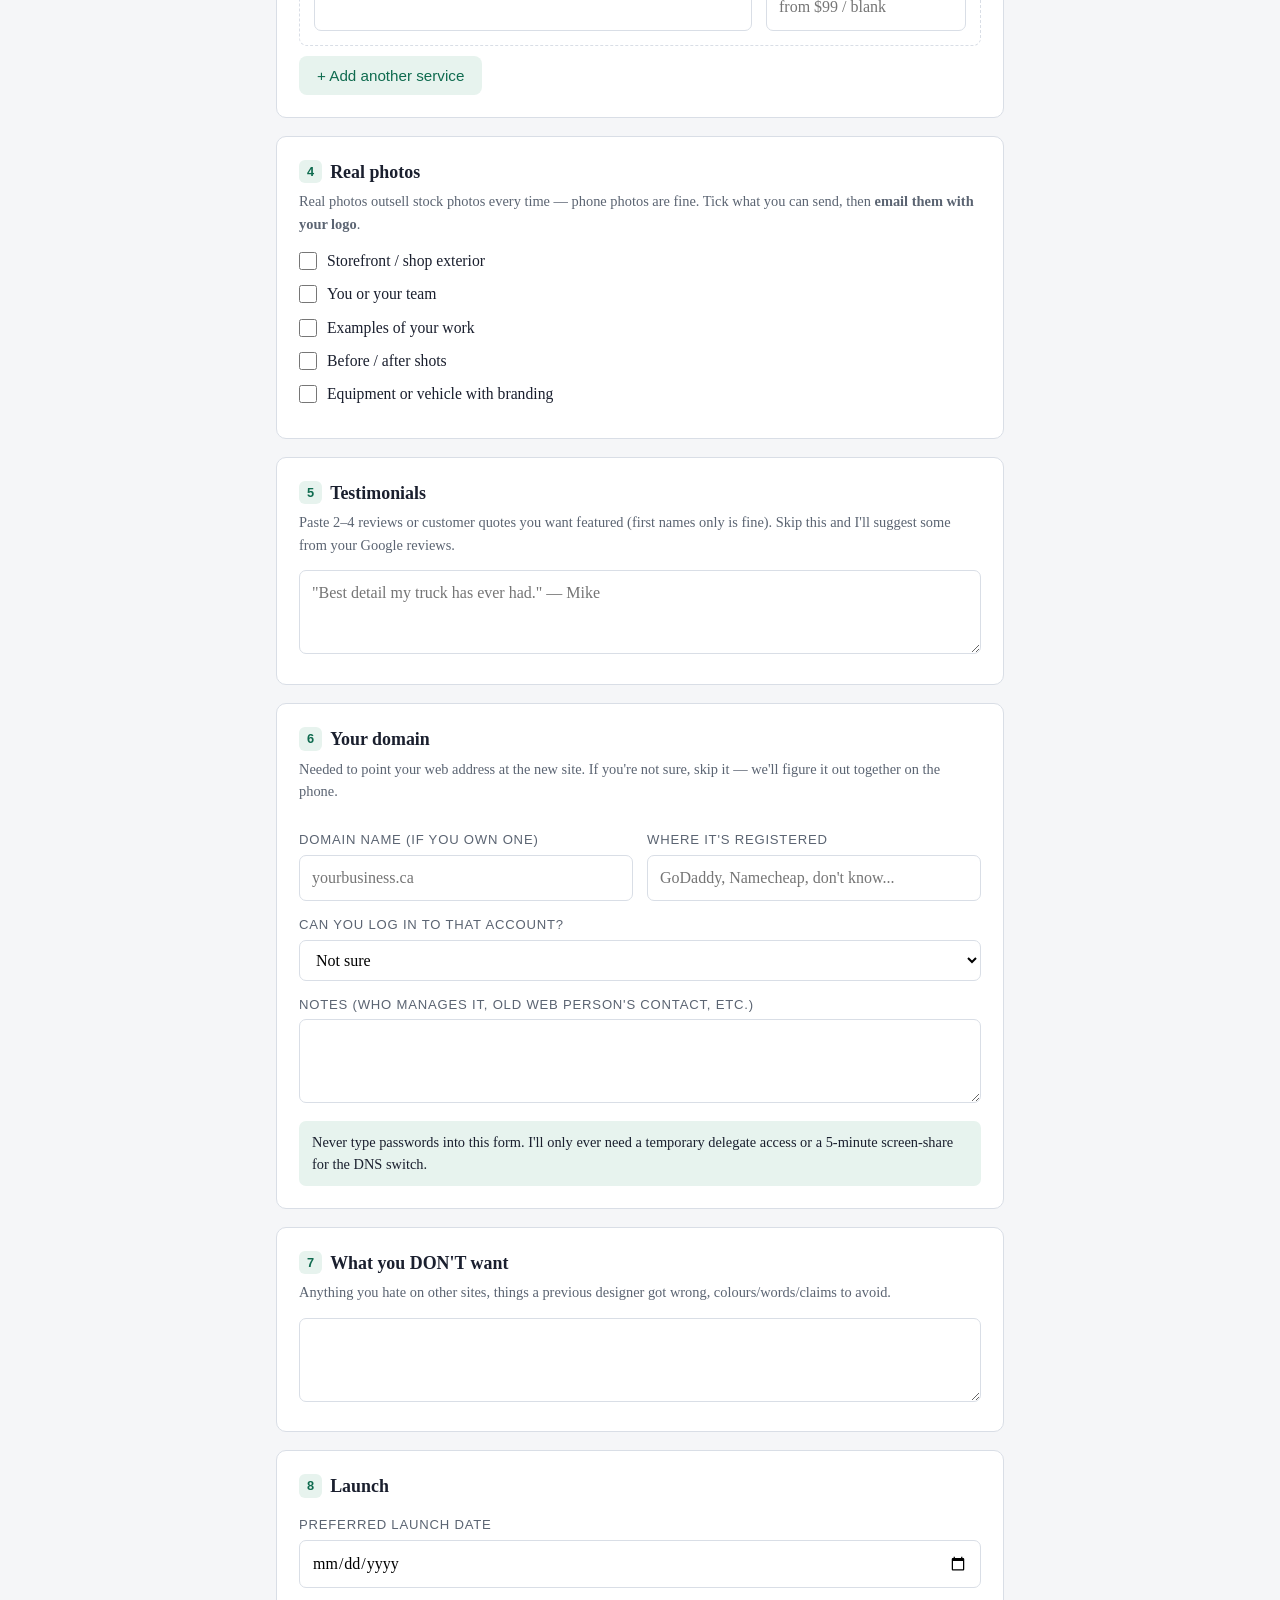
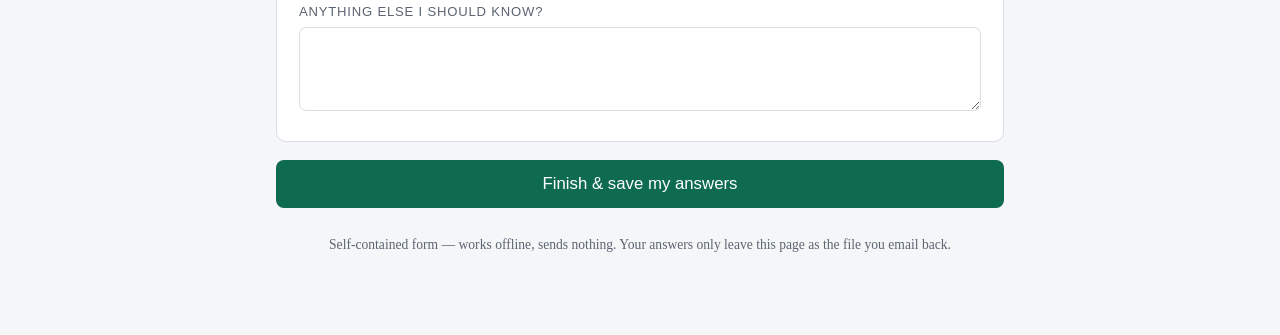
<file: intake/client_intake_form.html>
<!DOCTYPE html>
<html lang="en">
<head>
<meta charset="UTF-8">
<meta name="viewport" content="width=device-width, initial-scale=1">
<title>Website Intake Form</title>
<style>
  :root{--ink:#1a1f2e;--muted:#5b6472;--line:#d9dee6;--accent:#0f6b4f;--accent-soft:#e7f3ee;--bg:#f5f6f8;--card:#ffffff;--warn:#b3541e}
  *{box-sizing:border-box;margin:0;padding:0}
  body{font-family:Georgia,'Times New Roman',serif;background:var(--bg);color:var(--ink);line-height:1.55}
  .wrap{max-width:760px;margin:0 auto;padding:24px 16px 80px}
  header{padding:28px 0 10px}
  header h1{font-size:1.7rem;letter-spacing:.2px}
  header p{color:var(--muted);margin-top:6px;font-size:.98rem}
  .progress-shell{position:sticky;top:0;background:var(--bg);padding:12px 0;z-index:5}
  .progress-track{height:10px;background:var(--line);border-radius:6px;overflow:hidden}
  .progress-fill{height:100%;width:0%;background:var(--accent);transition:width .3s}
  .progress-label{font-size:.8rem;color:var(--muted);margin-top:5px;font-family:Arial,Helvetica,sans-serif}
  section{background:var(--card);border:1px solid var(--line);border-radius:10px;padding:22px;margin:18px 0}
  section h2{font-size:1.12rem;margin-bottom:4px}
  section h2 .num{display:inline-block;background:var(--accent-soft);color:var(--accent);border-radius:6px;
    font-family:Arial,Helvetica,sans-serif;font-size:.8rem;padding:2px 8px;margin-right:8px;vertical-align:2px}
  section .hint{color:var(--muted);font-size:.9rem;margin-bottom:14px}
  label{display:block;font-family:Arial,Helvetica,sans-serif;font-size:.82rem;color:var(--muted);
    text-transform:uppercase;letter-spacing:.06em;margin:14px 0 4px}
  label .req{color:var(--warn);text-transform:none;letter-spacing:0}
  input[type=text],input[type=tel],input[type=email],input[type=date],textarea,select{
    width:100%;padding:10px 12px;border:1px solid var(--line);border-radius:7px;font:inherit;font-size:1rem;background:#fff}
  textarea{min-height:84px;resize:vertical}
  input:focus,textarea:focus,select:focus{outline:2px solid var(--accent);outline-offset:1px;border-color:var(--accent)}
  .row{display:flex;gap:14px;flex-wrap:wrap}
  .row>div{flex:1;min-width:200px}
  .check{display:flex;align-items:flex-start;gap:10px;margin:9px 0;font-size:.98rem}
  .check input{width:18px;height:18px;margin-top:3px;accent-color:var(--accent)}
  .service{border:1px dashed var(--line);border-radius:8px;padding:14px;margin:10px 0;position:relative}
  .service .remove{position:absolute;top:8px;right:10px;background:none;border:none;color:var(--warn);
    cursor:pointer;font-family:Arial,Helvetica,sans-serif;font-size:.8rem}
  .btn{font-family:Arial,Helvetica,sans-serif;border:none;border-radius:8px;cursor:pointer;padding:11px 18px;font-size:.95rem}
  .btn.ghost{background:var(--accent-soft);color:var(--accent)}
  .btn.primary{background:var(--accent);color:#fff;font-size:1.05rem;padding:14px 26px;width:100%}
  .color-row{display:flex;gap:18px;align-items:center;flex-wrap:wrap;margin-top:6px}
  .color-row .swatch{display:flex;align-items:center;gap:8px;font-size:.95rem}
  input[type=color]{width:46px;height:34px;border:1px solid var(--line);border-radius:6px;background:#fff;padding:2px;cursor:pointer}
  .note{background:var(--accent-soft);border-radius:7px;padding:10px 13px;font-size:.9rem;margin-top:10px}
  #status{margin-top:14px;font-family:Arial,Helvetica,sans-serif;font-size:.95rem}
  #status.error{color:var(--warn)} #status.ok{color:var(--accent)}
  footer{color:var(--muted);font-size:.85rem;text-align:center;margin-top:26px}
</style>
</head>
<body>
<div class="wrap">
  <header>
    <h1>Your New Website — Intake Form</h1>
    <p>This takes about 10 minutes. Only <strong>phone</strong> and <strong>services</strong> are required —
       skip anything you're unsure about and we'll sort it on our call. Nothing is sent anywhere:
       at the end this page saves a file to your computer, and you just email it back to me.</p>
  </header>

  <div class="progress-shell">
    <div class="progress-track"><div class="progress-fill" id="bar"></div></div>
    <div class="progress-label" id="barLabel">0% complete</div>
  </div>

  <form id="intake" onsubmit="return false">

    <section data-sec>
      <h2><span class="num">1</span>Business basics</h2>
      <p class="hint">Confirm or correct — some of this may be pre-filled.</p>
      <div class="row">
        <div><label>Business name</label><input type="text" id="bizName" data-p></div>
        <div><label>Phone <span class="req">(required — this goes on every call button)</span></label>
          <input type="tel" id="phone" data-p></div>
      </div>
      <div class="row">
        <div><label>Email</label><input type="email" id="email" data-p></div>
        <div><label>Address (as it should appear on the site)</label><input type="text" id="address" data-p></div>
      </div>
      <label>Business hours</label>
      <textarea id="hours" placeholder="Mon–Fri 8–6, Sat 9–4, closed Sunday" data-p></textarea>
    </section>

    <section data-sec>
      <h2><span class="num">2</span>Brand &amp; look</h2>
      <p class="hint">If you have no preference, I'll pick something that fits your industry.</p>
      <div class="color-row">
        <div class="swatch"><input type="color" id="color1" value="#0f6b4f"><span>Main color</span></div>
        <div class="swatch"><input type="color" id="color2" value="#1a1f2e"><span>Second color</span></div>
        <div class="check" style="margin:0"><input type="checkbox" id="noColorPref"><span>No preference — designer's choice</span></div>
      </div>
      <div class="check"><input type="checkbox" id="hasLogo">
        <span>I have a logo — <strong>I'll email the file</strong> (don't attach it here; highest-quality version you have)</span></div>
      <label>Font feel</label>
      <select id="fontFeel">
        <option value="">No preference</option>
        <option>Bold &amp; industrial</option>
        <option>Clean &amp; modern</option>
        <option>Warm &amp; friendly</option>
        <option>Classic &amp; professional</option>
      </select>
      <label>2–3 websites you like the look of (any industry)</label>
      <textarea id="sitesLiked" placeholder="one per line, with a word on why"></textarea>
    </section>

    <section data-sec>
      <h2><span class="num">3</span>Services <span class="req" style="font-size:.8rem">(required — at least one)</span></h2>
      <p class="hint">Exactly what should appear on the site, worded how you'd say it. Prices optional —
         "from $99" works, or leave blank to show no price.</p>
      <div id="services"></div>
      <button class="btn ghost" type="button" onclick="addService()">+ Add another service</button>
    </section>

    <section data-sec>
      <h2><span class="num">4</span>Real photos</h2>
      <p class="hint">Real photos outsell stock photos every time — phone photos are fine.
         Tick what you can send, then <strong>email them with your logo</strong>.</p>
      <div class="check"><input type="checkbox" class="photo" value="storefront/shop exterior"><span>Storefront / shop exterior</span></div>
      <div class="check"><input type="checkbox" class="photo" value="you or your team"><span>You or your team</span></div>
      <div class="check"><input type="checkbox" class="photo" value="work examples"><span>Examples of your work</span></div>
      <div class="check"><input type="checkbox" class="photo" value="before/after shots"><span>Before / after shots</span></div>
      <div class="check"><input type="checkbox" class="photo" value="equipment/vehicle"><span>Equipment or vehicle with branding</span></div>
    </section>

    <section data-sec>
      <h2><span class="num">5</span>Testimonials</h2>
      <p class="hint">Paste 2–4 reviews or customer quotes you want featured (first names only is fine).
         Skip this and I'll suggest some from your Google reviews.</p>
      <textarea id="testimonials" placeholder="&quot;Best detail my truck has ever had.&quot; — Mike"></textarea>
    </section>

    <section data-sec>
      <h2><span class="num">6</span>Your domain</h2>
      <p class="hint">Needed to point your web address at the new site. If you're not sure, skip it —
         we'll figure it out together on the phone.</p>
      <div class="row">
        <div><label>Domain name (if you own one)</label><input type="text" id="domain" placeholder="yourbusiness.ca"></div>
        <div><label>Where it's registered</label><input type="text" id="registrar" placeholder="GoDaddy, Namecheap, don't know..."></div>
      </div>
      <label>Can you log in to that account?</label>
      <select id="registrarAccess">
        <option value="">Not sure</option>
        <option>Yes, I have the login</option>
        <option>Someone else manages it (I'll say who below)</option>
        <option>No domain yet — please register one for me</option>
      </select>
      <label>Notes (who manages it, old web person's contact, etc.)</label>
      <textarea id="domainNotes"></textarea>
      <div class="note">Never type passwords into this form. I'll only ever need a temporary delegate
        access or a 5-minute screen-share for the DNS switch.</div>
    </section>

    <section data-sec>
      <h2><span class="num">7</span>What you DON'T want</h2>
      <p class="hint">Anything you hate on other sites, things a previous designer got wrong,
         colours/words/claims to avoid.</p>
      <textarea id="avoid"></textarea>
    </section>

    <section data-sec>
      <h2><span class="num">8</span>Launch</h2>
      <label>Preferred launch date</label>
      <input type="date" id="launchDate">
      <label>Anything else I should know?</label>
      <textarea id="anythingElse"></textarea>
    </section>

    <button class="btn primary" type="button" onclick="finish()">Finish &amp; save my answers</button>
    <div id="status"></div>
  </form>

  <footer>Self-contained form — works offline, sends nothing. Your answers only leave this page
    as the file you email back.</footer>
</div>

<script>
"use strict";
/* ---------- services (dynamic rows) ---------- */
function addService(name, desc, price){
  const wrap=document.getElementById("services");
  const div=document.createElement("div");
  div.className="service";
  div.innerHTML=
    '<button class="remove" type="button" onclick="this.parentNode.remove();update()">remove</button>'+
    '<label>Service name</label><input type="text" class="svcName">'+
    '<div class="row"><div><label>Short description</label><input type="text" class="svcDesc"></div>'+
    '<div style="max-width:170px"><label>Price to display</label><input type="text" class="svcPrice" placeholder="from $99 / blank"></div></div>';
  wrap.appendChild(div);
  if(name) div.querySelector(".svcName").value=name;
  if(desc) div.querySelector(".svcDesc").value=desc;
  if(price) div.querySelector(".svcPrice").value=price;
  div.querySelectorAll("input").forEach(i=>i.addEventListener("input",update));
}
addService(); addService();

/* ---------- prefill from URL params (?business=&phone=&email=&address=) ---------- */
(function(){
  const q=new URLSearchParams(location.search);
  const map={business:"bizName",name:"bizName",phone:"phone",email:"email",address:"address",hours:"hours"};
  for(const[k,id]of Object.entries(map)){ if(q.get(k)) document.getElementById(id).value=q.get(k); }
})();

/* ---------- progress bar: a section counts once anything in it is filled ---------- */
function sectionFilled(sec){
  for(const el of sec.querySelectorAll("input,textarea,select")){
    if(el.type==="checkbox"){ if(el.checked) return true; }
    else if(el.type==="color"){ continue; }
    else if(el.value && el.value.trim()) return true;
  }
  return false;
}
function update(){
  const secs=[...document.querySelectorAll("[data-sec]")];
  const done=secs.filter(sectionFilled).length;
  const pct=Math.round(100*done/secs.length);
  document.getElementById("bar").style.width=pct+"%";
  document.getElementById("barLabel").textContent=pct+"% complete ("+done+" of "+secs.length+" sections)";
}
document.getElementById("intake").addEventListener("input",update);
update();

/* ---------- collect + validate + download JSON ---------- */
function collect(){
  const v=id=>document.getElementById(id).value.trim();
  const services=[...document.querySelectorAll(".service")].map(s=>({
    name:s.querySelector(".svcName").value.trim(),
    description:s.querySelector(".svcDesc").value.trim(),
    price:s.querySelector(".svcPrice").value.trim()
  })).filter(s=>s.name);
  return {
    form_version:"1.0",
    completed_at:new Date().toISOString(),
    business:{name:v("bizName"),phone:v("phone"),email:v("email"),address:v("address"),hours:v("hours")},
    brand:{
      no_color_preference:document.getElementById("noColorPref").checked,
      color_primary:document.getElementById("noColorPref").checked?"":v("color1"),
      color_secondary:document.getElementById("noColorPref").checked?"":v("color2"),
      has_logo_will_email:document.getElementById("hasLogo").checked,
      font_feel:v("fontFeel"),
      sites_liked:v("sitesLiked")
    },
    services:services,
    photos_promised:[...document.querySelectorAll(".photo:checked")].map(c=>c.value),
    testimonials:v("testimonials"),
    domain:{domain:v("domain"),registrar:v("registrar"),access:v("registrarAccess"),notes:v("domainNotes")},
    do_not_want:v("avoid"),
    launch:{preferred_date:v("launchDate"),anything_else:v("anythingElse")}
  };
}
function finish(){
  const data=collect();
  const status=document.getElementById("status");
  const problems=[];
  if(!data.business.phone) problems.push("your phone number (section 1)");
  if(!data.services.length) problems.push("at least one service (section 3)");
  if(problems.length){
    status.className="error";
    status.textContent="Almost there - I still need "+problems.join(" and ")+".";
    return;
  }
  const slug=(data.business.name||"client").toLowerCase().replace(/[^a-z0-9]+/g,"-").replace(/^-|-$/g,"");
  const fname="intake_"+slug+"_"+new Date().toISOString().slice(0,10)+".json";
  const blob=new Blob([JSON.stringify(data,null,2)],{type:"application/json"});
  const a=document.createElement("a");
  a.href=URL.createObjectURL(blob); a.download=fname;
  document.body.appendChild(a); a.click(); a.remove();
  status.className="ok";
  status.textContent="Saved! A file called "+fname+" just downloaded - please email it back to me"+
    (data.brand.has_logo_will_email||data.photos_promised.length?" along with your logo/photos.":".");
}
</script>
</body>
</html>
</file>
<file: digital-consulting/style.css>
@import url('https://fonts.googleapis.com/css2?family=Lexend:wght@400;500;600;700&family=Source+Sans+3:wght@400;500;600;700&display=swap');

:root{
  --bg:#ffffff; --ink:#0f172a; --muted:#475569; --line:#e2e8f0; --card:rgba(255,255,255,.6);
  --accent:#0f172a;
}
*{box-sizing:border-box;margin:0;padding:0;}
html{scroll-behavior:smooth;}
body{background:var(--bg);color:var(--ink);font-family:'Source Sans 3',-apple-system,BlinkMacSystemFont,sans-serif;font-size:16px;line-height:1.6;position:relative;}
/* fixed behind the whole page so the starfall streaks run under every section */
#starfall{position:fixed;inset:0;z-index:0;width:100%;height:100%;pointer-events:none;}
.site-header,section,footer{position:relative;z-index:1;}
h1,h2,h3,.logo{font-family:'Lexend',sans-serif;}
a{color:inherit;text-decoration:none;}
.wrap{max-width:1100px;margin:0 auto;padding:0 24px;}
section{padding:64px 0;border-top:1px solid var(--line);}
@media(min-width:768px){ section{padding:88px 0;} }
.kicker{color:#64748b;font-size:.8rem;letter-spacing:.12em;text-transform:uppercase;display:block;margin-bottom:16px;}
h2{font-size:1.9rem;font-weight:600;letter-spacing:-0.01em;margin-bottom:20px;max-width:640px;}
.lead{color:var(--muted);font-size:1.05rem;max-width:640px;margin-bottom:32px;}

/* header */
.site-header{position:sticky;top:0;z-index:40;background:rgba(255,255,255,.75);backdrop-filter:blur(12px);border-bottom:1px solid var(--line);}
.site-header .wrap{position:relative;}
.site-header .wrap{display:flex;align-items:center;justify-content:space-between;padding-top:18px;padding-bottom:18px;}
.logo{font-size:1.05rem;font-weight:600;}
.logo span{color:var(--muted);font-weight:400;}
.nav{display:none;}
.nav.open{
  display:flex;flex-direction:column;gap:2px;position:absolute;top:100%;left:0;right:0;
  background:rgba(255,255,255,.94);backdrop-filter:blur(12px);border-bottom:1px solid var(--line);
  padding:8px 24px 16px;
}
.nav.open a,.nav.open .btn{padding:14px 2px;}
.nav a{color:var(--muted);font-size:.92rem;transition:color .2s;}
.nav a:hover{color:var(--ink);}
.nav-phone{color:var(--ink)!important;}
.nav a.btn-primary{color:#fff;}
.nav a.btn-primary:hover{color:#fff;}
.nav-toggle{display:block;background:none;border:none;color:var(--ink);font-size:1.4rem;cursor:pointer;}
@media(min-width:900px){ .nav{display:flex;align-items:center;gap:24px;position:static;background:none;backdrop-filter:none;border:none;padding:0;} .nav.open{flex-direction:row;} .nav-toggle{display:none;} }

/* buttons */
.btn{display:inline-block;padding:14px 26px;font-size:.95rem;font-weight:500;border:1px solid var(--line);border-radius:8px;cursor:pointer;transition:background .2s,color .2s,border-color .2s,transform .15s;}
.btn:hover{transform:translateY(-1px);}
.btn-primary{background:#0f172a;color:#fff;border-color:#0f172a;}
.btn-primary:hover{background:#1e293b;}
.btn-ghost{background:rgba(15,23,42,.04);color:var(--ink);border-color:var(--line);}
.btn-ghost:hover{border-color:#0f172a;background:rgba(15,23,42,.08);}
.btn-small{padding:9px 16px;font-size:.85rem;}

/* hero */
.hero{border-top:none;padding-top:88px;}
.hero h1{font-size:2.2rem;font-weight:600;letter-spacing:-0.02em;line-height:1.15;max-width:820px;}
.hero h1 em{font-style:normal;background:linear-gradient(95deg,#38bdf8,#3b82f6,#6d5cf5);-webkit-background-clip:text;background-clip:text;color:transparent;}
.hero p{color:var(--muted);font-size:1.1rem;max-width:680px;margin:22px 0;line-height:1.7;}
.hero-ctas{display:flex;gap:16px;flex-wrap:wrap;margin-top:8px;}
.hero-note{color:#64748b;font-size:.85rem;margin-top:18px;}
@media(min-width:768px){ .hero h1{font-size:3rem;} }

/* problem */
.problem p{font-size:1.15rem;color:var(--muted);max-width:820px;line-height:1.7;}
.problem strong{color:var(--ink);font-weight:600;}

.section-soft{background:rgba(15,23,42,.03);backdrop-filter:blur(6px);}

/* cards */
.grid-3{display:grid;grid-template-columns:1fr;gap:16px;margin-top:8px;}
@media(min-width:768px){ .grid-3{grid-template-columns:repeat(3,1fr);} }
.card{background:var(--card);backdrop-filter:blur(10px);border:1px solid var(--line);border-radius:14px;padding:28px 24px;}
.card .icon{font-size:1.6rem;margin-bottom:14px;}
.card h3{font-size:1.1rem;font-weight:600;margin-bottom:10px;}
.card p{color:var(--muted);font-size:.95rem;line-height:1.65;}

/* pricing */
.tiers{display:grid;grid-template-columns:1fr;gap:20px;margin-top:24px;}
@media(min-width:700px){ .tiers{grid-template-columns:repeat(2,1fr);} }
@media(min-width:1150px){ .tiers{grid-template-columns:repeat(4,1fr);} }
.tier{background:var(--card);backdrop-filter:blur(10px);border:1px solid var(--line);border-radius:16px;padding:32px 26px;position:relative;display:flex;flex-direction:column;}
.tier-popular{border-color:#3b82f6;}
.tier-badge{position:absolute;top:-13px;left:26px;background:#3b82f6;color:#fff;font-size:.72rem;font-weight:600;padding:5px 12px;border-radius:999px;letter-spacing:.02em;}
.tier h3{font-size:1.2rem;font-weight:600;margin-bottom:8px;}
.tier-tag{color:var(--muted);font-size:.9rem;margin-bottom:18px;}
.price{font-size:1.9rem;font-weight:600;font-family:'Lexend',sans-serif;}
.price small{display:block;font-size:1rem;color:var(--muted);font-weight:400;margin-top:4px;}
@media(min-width:1150px){ .price{font-size:1.6rem;} }
.price-sub{color:#64748b;font-size:.8rem;margin-bottom:20px;}
.tier ul{list-style:none;margin-bottom:26px;flex-grow:1;}
.tier li{color:var(--muted);font-size:.92rem;padding:8px 0;border-top:1px solid var(--line);}
.tier li:first-child{border-top:none;padding-top:0;}
.tier .btn{text-align:center;}
.addons{margin-top:40px;display:flex;flex-direction:column;gap:10px;padding:24px;background:var(--card);backdrop-filter:blur(10px);border:1px solid var(--line);border-radius:14px;font-size:.92rem;color:var(--muted);}
.addons strong{color:var(--ink);}
.pricing-note{margin-top:18px;color:#64748b;font-size:.85rem;}

/* how it works */
.steps{display:grid;grid-template-columns:1fr;gap:24px;margin-top:8px;}
@media(min-width:768px){ .steps{grid-template-columns:repeat(4,1fr);} }
.step .num{width:34px;height:34px;border-radius:50%;background:#0f172a;color:#fff;font-weight:600;font-family:'Lexend',sans-serif;display:flex;align-items:center;justify-content:center;margin-bottom:16px;}
.step h3{font-size:1.05rem;font-weight:600;margin-bottom:8px;}
.step p{color:var(--muted);font-size:.92rem;line-height:1.6;}

/* why */
.why .lead{max-width:820px;font-size:1.05rem;}

/* faq */
.faq-list{max-width:760px;}
.faq-item{border-top:1px solid var(--line);padding:18px 0;}
.faq-item:first-child{border-top:none;}
.faq-item summary{cursor:pointer;font-weight:500;font-size:1rem;list-style:none;position:relative;padding-right:24px;}
.faq-item summary::-webkit-details-marker{display:none;}
.faq-item summary::after{content:'+';position:absolute;right:0;top:0;color:var(--muted);font-size:1.2rem;}
.faq-item[open] summary::after{content:'−';}
.faq-item p{color:var(--muted);margin-top:12px;font-size:.95rem;line-height:1.65;}

/* contact */
.contact-grid{display:grid;grid-template-columns:1fr;gap:36px;margin-top:24px;}
@media(min-width:900px){ .contact-grid{grid-template-columns:1.2fr 1fr;} }
.contact-form{display:flex;flex-direction:column;}
.contact-form label{font-size:.8rem;color:var(--muted);margin:16px 0 6px;}
.contact-form label:first-of-type{margin-top:0;}
.contact-form input,
.contact-form textarea{
  width:100%;background:var(--card);backdrop-filter:blur(10px);border:1px solid var(--line);color:var(--ink);
  padding:12px;font-size:1rem;font-family:inherit;border-radius:8px;resize:vertical;
}
.contact-form input:focus,
.contact-form textarea:focus{border-color:#94a3b8;outline:none;}
.contact-form button{margin-top:22px;}
.form-status{margin-top:12px;font-size:.875rem;min-height:1.3em;}
.form-status.success{color:#16a34a;}
.form-status.error{color:#dc2626;}
.contact-aside p{color:var(--muted);margin-bottom:10px;}
.big-mail{color:var(--ink);font-size:1.15rem;font-weight:500;}

/* portfolio page */
.page-hero{border-top:none;padding-top:88px;padding-bottom:24px;}
.page-hero h1{font-size:2.2rem;font-weight:600;letter-spacing:-0.02em;line-height:1.15;max-width:720px;}
.page-hero p{color:var(--muted);font-size:1.1rem;max-width:640px;margin-top:18px;line-height:1.7;}
@media(min-width:768px){ .page-hero h1{font-size:3rem;} }

.work-grid{display:grid;grid-template-columns:1fr;gap:24px;margin-top:32px;}
@media(min-width:768px){ .work-grid{grid-template-columns:repeat(2,1fr);} }
.work-card{
  display:block;background:var(--card);backdrop-filter:blur(10px);border:1px solid var(--line);
  border-radius:16px;overflow:hidden;transition:transform .2s,border-color .2s,box-shadow .2s;
}
a.work-card:hover{transform:translateY(-3px);border-color:#94a3b8;box-shadow:0 14px 34px rgba(15,23,42,.1);}
.work-preview{position:relative;background:#eef2f7;}
.browser-bar{
  display:flex;align-items:center;gap:6px;padding:10px 12px;background:#e2e8f0;
}
.browser-bar i{width:8px;height:8px;border-radius:50%;background:#94a3b8;display:inline-block;}
.browser-bar .url{margin-left:8px;font-size:.75rem;color:#64748b;font-family:'Lexend',sans-serif;}
.work-preview img{width:100%;display:block;aspect-ratio:16/10;object-fit:cover;object-position:top;}
.preview-soon{aspect-ratio:16/10;display:flex;align-items:center;justify-content:center;background:linear-gradient(135deg,#eef2f7,#e2e8f0);}
.mock-center{text-align:center;}
.mock-sub{color:#64748b;font-size:.9rem;font-weight:500;}
.work-body{padding:22px 24px;}
.work-body h3{font-size:1.2rem;font-weight:600;margin:10px 0 6px;}
.work-body .meta{color:#64748b;font-size:.82rem;margin-bottom:10px;}
.work-body p{color:var(--muted);font-size:.94rem;line-height:1.6;}
.tag{font-size:.72rem;font-weight:600;letter-spacing:.04em;text-transform:uppercase;padding:4px 10px;border-radius:999px;display:inline-block;}
.tag-live{background:rgba(22,163,74,.12);color:#15803d;}
.tag-soon{background:rgba(15,23,42,.06);color:#475569;}

/* footer */
.site-footer{padding:32px 0;}
.site-footer .wrap{display:flex;flex-direction:column;gap:12px;color:#64748b;font-size:.85rem;}
.site-footer a{color:var(--muted);}
.site-footer a:hover{color:var(--ink);}
@media(min-width:768px){ .site-footer .wrap{flex-direction:row;justify-content:space-between;} }

/* scroll-reveal */
.reveal{opacity:0;transform:translateY(20px);transition:opacity .6s cubic-bezier(.22,1,.36,1),transform .6s cubic-bezier(.22,1,.36,1);}
.reveal.in{opacity:1;transform:translateY(0);}
@media (prefers-reduced-motion: reduce){
  .reveal{opacity:1;transform:none;transition:none;}
}
</file>
<file: digital-growth/style.css>
@import url('https://fonts.googleapis.com/css2?family=Lexend:wght@400;500;600;700&family=Source+Sans+3:wght@400;500;600;700&display=swap');

:root{
  --bg:#ffffff; --ink:#0f172a; --muted:#475569; --line:#e2e8f0; --card:rgba(255,255,255,.6);
  --accent:#0f172a;
}
*{box-sizing:border-box;margin:0;padding:0;}
html{scroll-behavior:smooth;}
body{background:var(--bg);color:var(--ink);font-family:'Source Sans 3',-apple-system,BlinkMacSystemFont,sans-serif;font-size:16px;line-height:1.6;position:relative;}
/* fixed behind the whole page so the starfall streaks run under every section */
#starfall{position:fixed;inset:0;z-index:0;width:100%;height:100%;pointer-events:none;}
.site-header,section,footer{position:relative;z-index:1;}
h1,h2,h3,.logo{font-family:'Lexend',sans-serif;}
a{color:inherit;text-decoration:none;}
.wrap{max-width:1100px;margin:0 auto;padding:0 24px;}
section{padding:64px 0;border-top:1px solid var(--line);}
@media(min-width:768px){ section{padding:88px 0;} }
.kicker{color:#64748b;font-size:.8rem;letter-spacing:.12em;text-transform:uppercase;display:block;margin-bottom:16px;}
h2{font-size:1.9rem;font-weight:600;letter-spacing:-0.01em;margin-bottom:20px;max-width:640px;}
.lead{color:var(--muted);font-size:1.05rem;max-width:640px;margin-bottom:32px;}

/* header */
.site-header{position:sticky;top:0;z-index:40;background:rgba(255,255,255,.75);backdrop-filter:blur(12px);border-bottom:1px solid var(--line);}
.site-header .wrap{position:relative;}
.site-header .wrap{display:flex;align-items:center;justify-content:space-between;padding-top:18px;padding-bottom:18px;}
.logo{font-size:1.05rem;font-weight:600;}
.logo span{color:var(--muted);font-weight:400;}
.nav{display:none;}
.nav.open{
  display:flex;flex-direction:column;gap:2px;position:absolute;top:100%;left:0;right:0;
  background:rgba(255,255,255,.94);backdrop-filter:blur(12px);border-bottom:1px solid var(--line);
  padding:8px 24px 16px;
}
.nav.open a,.nav.open .btn{padding:14px 2px;}
.nav a{color:var(--muted);font-size:.92rem;transition:color .2s;}
.nav a:hover{color:var(--ink);}
.nav-phone{color:var(--ink)!important;}
.nav a.btn-primary{color:#fff;}
.nav a.btn-primary:hover{color:#fff;}
.nav-toggle{display:block;background:none;border:none;color:var(--ink);font-size:1.4rem;cursor:pointer;}
@media(min-width:900px){ .nav{display:flex;align-items:center;gap:24px;position:static;background:none;backdrop-filter:none;border:none;padding:0;} .nav.open{flex-direction:row;} .nav-toggle{display:none;} }

/* buttons */
.btn{display:inline-block;padding:14px 26px;font-size:.95rem;font-weight:500;border:1px solid var(--line);border-radius:8px;cursor:pointer;transition:background .2s,color .2s,border-color .2s,transform .15s;}
.btn:hover{transform:translateY(-1px);}
.btn-primary{background:#0f172a;color:#fff;border-color:#0f172a;}
.btn-primary:hover{background:#1e293b;}
.btn-ghost{background:rgba(15,23,42,.04);color:var(--ink);border-color:var(--line);}
.btn-ghost:hover{border-color:#0f172a;background:rgba(15,23,42,.08);}
.btn-small{padding:9px 16px;font-size:.85rem;}

/* hero */
.hero{border-top:none;padding-top:88px;}
.hero h1{font-size:2.2rem;font-weight:600;letter-spacing:-0.02em;line-height:1.15;max-width:820px;}
.hero h1 em{font-style:normal;background:linear-gradient(95deg,#38bdf8,#3b82f6,#6d5cf5);-webkit-background-clip:text;background-clip:text;color:transparent;}
.hero p{color:var(--muted);font-size:1.1rem;max-width:680px;margin:22px 0;line-height:1.7;}
.hero-ctas{display:flex;gap:16px;flex-wrap:wrap;margin-top:8px;}
.hero-note{color:#64748b;font-size:.85rem;margin-top:18px;}
@media(min-width:768px){ .hero h1{font-size:3rem;} }

/* problem */
.problem p{font-size:1.15rem;color:var(--muted);max-width:820px;line-height:1.7;}
.problem strong{color:var(--ink);font-weight:600;}

.section-soft{background:rgba(15,23,42,.03);backdrop-filter:blur(6px);}

/* cards */
.grid-3{display:grid;grid-template-columns:1fr;gap:16px;margin-top:8px;}
@media(min-width:768px){ .grid-3{grid-template-columns:repeat(3,1fr);} }
.card{background:var(--card);backdrop-filter:blur(10px);border:1px solid var(--line);border-radius:14px;padding:28px 24px;}
.card .icon{font-size:1.6rem;margin-bottom:14px;}
.card h3{font-size:1.1rem;font-weight:600;margin-bottom:10px;}
.card p{color:var(--muted);font-size:.95rem;line-height:1.65;}

/* pricing */
.tiers{display:grid;grid-template-columns:1fr;gap:20px;margin-top:24px;}
@media(min-width:700px){ .tiers{grid-template-columns:repeat(2,1fr);} }
@media(min-width:1150px){ .tiers{grid-template-columns:repeat(4,1fr);} }
.tier{background:var(--card);backdrop-filter:blur(10px);border:1px solid var(--line);border-radius:16px;padding:32px 26px;position:relative;display:flex;flex-direction:column;}
.tier-popular{border-color:#3b82f6;}
.tier-badge{position:absolute;top:-13px;left:26px;background:#3b82f6;color:#fff;font-size:.72rem;font-weight:600;padding:5px 12px;border-radius:999px;letter-spacing:.02em;}
.tier h3{font-size:1.2rem;font-weight:600;margin-bottom:8px;}
.tier-tag{color:var(--muted);font-size:.9rem;margin-bottom:18px;}
.price{font-size:1.9rem;font-weight:600;font-family:'Lexend',sans-serif;}
.price small{display:block;font-size:1rem;color:var(--muted);font-weight:400;margin-top:4px;}
@media(min-width:1150px){ .price{font-size:1.6rem;} }
.price-sub{color:#64748b;font-size:.8rem;margin-bottom:20px;}
.tier ul{list-style:none;margin-bottom:26px;flex-grow:1;}
.tier li{color:var(--muted);font-size:.92rem;padding:8px 0;border-top:1px solid var(--line);}
.tier li:first-child{border-top:none;padding-top:0;}
.tier .btn{text-align:center;}
.addons{margin-top:40px;display:flex;flex-direction:column;gap:10px;padding:24px;background:var(--card);backdrop-filter:blur(10px);border:1px solid var(--line);border-radius:14px;font-size:.92rem;color:var(--muted);}
.addons strong{color:var(--ink);}
.pricing-note{margin-top:18px;color:#64748b;font-size:.85rem;}

/* how it works */
.steps{display:grid;grid-template-columns:1fr;gap:24px;margin-top:8px;}
@media(min-width:768px){ .steps{grid-template-columns:repeat(4,1fr);} }
.step .num{width:34px;height:34px;border-radius:50%;background:#0f172a;color:#fff;font-weight:600;font-family:'Lexend',sans-serif;display:flex;align-items:center;justify-content:center;margin-bottom:16px;}
.step h3{font-size:1.05rem;font-weight:600;margin-bottom:8px;}
.step p{color:var(--muted);font-size:.92rem;line-height:1.6;}

/* why */
.why .lead{max-width:820px;font-size:1.05rem;}

/* faq */
.faq-list{max-width:760px;}
.faq-item{border-top:1px solid var(--line);padding:18px 0;}
.faq-item:first-child{border-top:none;}
.faq-item summary{cursor:pointer;font-weight:500;font-size:1rem;list-style:none;position:relative;padding-right:24px;}
.faq-item summary::-webkit-details-marker{display:none;}
.faq-item summary::after{content:'+';position:absolute;right:0;top:0;color:var(--muted);font-size:1.2rem;}
.faq-item[open] summary::after{content:'−';}
.faq-item p{color:var(--muted);margin-top:12px;font-size:.95rem;line-height:1.65;}

/* contact */
.contact-grid{display:grid;grid-template-columns:1fr;gap:36px;margin-top:24px;}
@media(min-width:900px){ .contact-grid{grid-template-columns:1.2fr 1fr;} }
.contact-form{display:flex;flex-direction:column;}
.contact-form label{font-size:.8rem;color:var(--muted);margin:16px 0 6px;}
.contact-form label:first-of-type{margin-top:0;}
.contact-form input,
.contact-form textarea{
  width:100%;background:var(--card);backdrop-filter:blur(10px);border:1px solid var(--line);color:var(--ink);
  padding:12px;font-size:1rem;font-family:inherit;border-radius:8px;resize:vertical;
}
.contact-form input:focus,
.contact-form textarea:focus{border-color:#94a3b8;outline:none;}
.contact-form button{margin-top:22px;}
.form-status{margin-top:12px;font-size:.875rem;min-height:1.3em;}
.form-status.success{color:#16a34a;}
.form-status.error{color:#dc2626;}
.contact-aside p{color:var(--muted);margin-bottom:10px;}
.big-mail{color:var(--ink);font-size:1.15rem;font-weight:500;}

/* portfolio page */
.page-hero{border-top:none;padding-top:88px;padding-bottom:24px;}
.page-hero h1{font-size:2.2rem;font-weight:600;letter-spacing:-0.02em;line-height:1.15;max-width:720px;}
.page-hero p{color:var(--muted);font-size:1.1rem;max-width:640px;margin-top:18px;line-height:1.7;}
@media(min-width:768px){ .page-hero h1{font-size:3rem;} }

.work-grid{display:grid;grid-template-columns:1fr;gap:24px;margin-top:32px;}
@media(min-width:768px){ .work-grid{grid-template-columns:repeat(2,1fr);} }
.work-card{
  display:block;background:var(--card);backdrop-filter:blur(10px);border:1px solid var(--line);
  border-radius:16px;overflow:hidden;transition:transform .2s,border-color .2s,box-shadow .2s;
}
a.work-card:hover{transform:translateY(-3px);border-color:#94a3b8;box-shadow:0 14px 34px rgba(15,23,42,.1);}
.work-preview{position:relative;background:#eef2f7;}
.browser-bar{
  display:flex;align-items:center;gap:6px;padding:10px 12px;background:#e2e8f0;
}
.browser-bar i{width:8px;height:8px;border-radius:50%;background:#94a3b8;display:inline-block;}
.browser-bar .url{margin-left:8px;font-size:.75rem;color:#64748b;font-family:'Lexend',sans-serif;}
.work-preview img{width:100%;display:block;aspect-ratio:16/10;object-fit:cover;object-position:top;}
.preview-soon{aspect-ratio:16/10;display:flex;align-items:center;justify-content:center;background:linear-gradient(135deg,#eef2f7,#e2e8f0);}
.mock-center{text-align:center;}
.mock-sub{color:#64748b;font-size:.9rem;font-weight:500;}
.work-body{padding:22px 24px;}
.work-body h3{font-size:1.2rem;font-weight:600;margin:10px 0 6px;}
.work-body .meta{color:#64748b;font-size:.82rem;margin-bottom:10px;}
.work-body p{color:var(--muted);font-size:.94rem;line-height:1.6;}
.tag{font-size:.72rem;font-weight:600;letter-spacing:.04em;text-transform:uppercase;padding:4px 10px;border-radius:999px;display:inline-block;}
.tag-live{background:rgba(22,163,74,.12);color:#15803d;}
.tag-soon{background:rgba(15,23,42,.06);color:#475569;}

/* footer */
.site-footer{padding:32px 0;}
.site-footer .wrap{display:flex;flex-direction:column;gap:12px;color:#64748b;font-size:.85rem;}
.site-footer a{color:var(--muted);}
.site-footer a:hover{color:var(--ink);}
@media(min-width:768px){ .site-footer .wrap{flex-direction:row;justify-content:space-between;} }

/* scroll-reveal */
.reveal{opacity:0;transform:translateY(20px);transition:opacity .6s cubic-bezier(.22,1,.36,1),transform .6s cubic-bezier(.22,1,.36,1);}
.reveal.in{opacity:1;transform:translateY(0);}
@media (prefers-reduced-motion: reduce){
  .reveal{opacity:1;transform:none;transition:none;}
}
</file>
<file: mineblock/style.css>
* { margin: 0; padding: 0; box-sizing: border-box; user-select: none; -webkit-user-select: none; }

html, body { width: 100%; height: 100%; overflow: hidden; background: #000; }
body { font-family: "Courier New", ui-monospace, monospace; font-weight: bold; }

#game { position: fixed; inset: 0; width: 100%; height: 100%; display: block; }

#backLink {
  position: fixed; top: 14px; left: 14px; z-index: 30;
  color: #cfcfcf; font-size: 13px; text-decoration: none;
  text-shadow: 1px 1px 0 #000; background: rgba(0,0,0,.4);
  padding: 6px 10px; border: 2px solid rgba(0,0,0,.55);
}
#backLink:hover { color: #fff; background: rgba(0,0,0,.55); }

/* ---------- HUD ---------- */
#hud { position: fixed; inset: 0; pointer-events: none; z-index: 5; }

#crosshair {
  position: absolute; left: 50%; top: 50%; width: 18px; height: 18px;
  transform: translate(-50%, -50%); mix-blend-mode: difference;
}
#crosshair::before, #crosshair::after {
  content: ""; position: absolute; background: #ddd;
}
#crosshair::before { left: 8px; top: 0; width: 2px; height: 18px; }
#crosshair::after { left: 0; top: 8px; width: 18px; height: 2px; }

#hudBottom {
  position: absolute; left: 50%; bottom: 8px; transform: translateX(-50%);
  display: flex; flex-direction: column; align-items: flex-start; gap: 3px;
}

#hearts { display: flex; gap: 1px; height: 20px; padding-left: 2px; }
#hearts span { font-size: 17px; color: #e02020; text-shadow: 1px 1px 0 #3a0000; line-height: 20px; }
#hearts span.empty { color: #3d3d3d; text-shadow: 1px 1px 0 #1a1a1a; }
#hearts span.half { color: #7d1414; }

#itemName {
  position: absolute; left: 50%; bottom: 92px; transform: translateX(-50%);
  color: #fff; text-shadow: 2px 2px 0 #000; font-size: 16px;
  opacity: 0; transition: opacity .4s;
}

#hotbar { display: flex; background: rgba(0,0,0,.45); padding: 2px; border: 2px solid rgba(0,0,0,.55); }

/* ---------- Slots ---------- */
.slot {
  width: 46px; height: 46px; position: relative;
  background: #8b8b8b;
  border-top: 2px solid #373737; border-left: 2px solid #373737;
  border-bottom: 2px solid #fff; border-right: 2px solid #fff;
}
#hotbar .slot {
  background: rgba(120,120,120,.4);
  border: 2px solid #5a5a5a; margin: 1px;
}
#hotbar .slot.sel { border: 2px solid #fff; box-shadow: 0 0 0 2px #fff inset; background: rgba(160,160,160,.45); }

.slot img { position: absolute; left: 50%; top: 50%; width: 36px; height: 36px;
  transform: translate(-50%, -50%); image-rendering: pixelated; pointer-events: none; }
.slot .cnt {
  position: absolute; right: 1px; bottom: 0; color: #fff; font-size: 15px;
  text-shadow: 1px 1px 0 #000; pointer-events: none; z-index: 2;
}
.slot .dur { position: absolute; left: 4px; bottom: 4px; height: 3px; background: #2b2b2b; width: 36px; pointer-events: none; }
.slot .dur i { display: block; height: 2px; background: #4dde42; }

/* ---------- Screens ---------- */
#screens .screen {
  position: fixed; inset: 0; z-index: 20;
  display: flex; flex-direction: column; align-items: center; justify-content: center; gap: 14px;
}
.hidden { display: none !important; }

.fullscreen { background: rgba(20, 16, 12, .85); background-blend-mode: multiply; background-size: 72px 72px; }
#invScreen { background: rgba(0,0,0,.5); }

.title {
  color: #fff; font-size: 64px; letter-spacing: 6px;
  text-shadow: 4px 4px 0 #3f3f3f, 5px 5px 0 #000;
}
.title.small { font-size: 44px; }
.subtitle { color: #ffe95e; font-size: 16px; text-shadow: 2px 2px 0 #4a3b00; margin-top: -10px; }

.mcbtn {
  min-width: 240px; padding: 10px 26px; font: bold 18px "Courier New", monospace;
  color: #fff; text-shadow: 2px 2px 0 #383838; cursor: pointer;
  background: #6f6f6f;
  border-top: 3px solid #a8a8a8; border-left: 3px solid #a8a8a8;
  border-bottom: 3px solid #2f2f2f; border-right: 3px solid #2f2f2f;
  outline: 2px solid #000;
}
.mcbtn:hover { background: #7d8b56; }
.mcbtn.danger:hover { background: #8b5656; }

.controls-box {
  display: flex; flex-direction: column; gap: 4px; align-items: center;
  color: #cfcfcf; font-size: 13px; text-shadow: 1px 1px 0 #000; margin-top: 8px;
}
.controls-box b { color: #ffe95e; font-size: 14px; margin-bottom: 2px; }
.controls-box .hint { color: #8fd18f; margin-top: 4px; }

/* ---------- Inventory panel ---------- */
.panel {
  background: #c6c6c6; padding: 10px 12px;
  border-top: 4px solid #fff; border-left: 4px solid #fff;
  border-bottom: 4px solid #555; border-right: 4px solid #555;
  outline: 2px solid #000;
  display: flex; flex-direction: column; gap: 8px;
}
.panel .ptitle { color: #3f3f3f; font-size: 15px; padding-left: 2px; }

.grid { display: grid; gap: 4px; }
.grid.g9 { grid-template-columns: repeat(9, 46px); }
.grid.g3 { grid-template-columns: repeat(3, 46px); }
.grid.g2 { grid-template-columns: repeat(2, 46px); }

.craftRow { display: flex; align-items: center; gap: 14px; justify-content: center; padding: 4px 0 8px; }
.arrow { color: #3f3f3f; font-size: 30px; }
.slot.result { width: 54px; height: 54px; }
.slot.result img { width: 42px; height: 42px; }

.furnRow { display: flex; align-items: center; gap: 18px; justify-content: center; padding: 6px 0 10px; }
.furnCol { display: flex; flex-direction: column; align-items: center; gap: 4px; }
.flame { width: 22px; height: 22px; position: relative; background: #4a4a4a; clip-path: polygon(50% 0, 85% 40%, 100% 100%, 0 100%, 15% 40%); }
.flame i { position: absolute; left: 0; right: 0; bottom: 0; display: block; background: linear-gradient(#ffd83d, #ff7a1c); clip-path: polygon(50% 0, 85% 40%, 100% 100%, 0 100%, 15% 40%); }
.parrow { width: 60px; height: 18px; position: relative; background: #4a4a4a; clip-path: polygon(0 30%, 65% 30%, 65% 0, 100% 50%, 65% 100%, 65% 70%, 0 70%); }
.parrow i { position: absolute; left: 0; top: 0; bottom: 0; display: block; background: #fff;
  clip-path: polygon(0 30%, 65% 30%, 65% 0, 100% 50%, 65% 100%, 65% 70%, 0 70%); }

.sep { height: 4px; }

/* ---------- Floating bits ---------- */
#cursorStack { position: fixed; z-index: 60; width: 40px; height: 40px; pointer-events: none; transform: translate(-20px, -20px); }
#cursorStack img { width: 40px; height: 40px; image-rendering: pixelated; }
#cursorStack .cnt { position: absolute; right: -2px; bottom: -4px; color: #fff; font-size: 15px; text-shadow: 1px 1px 0 #000; }

#tooltip {
  position: fixed; z-index: 70; pointer-events: none;
  background: rgba(16, 0, 16, .92); color: #fff; font-size: 14px;
  padding: 4px 8px; border: 2px solid #350a63; white-space: nowrap;
}

#toast {
  position: fixed; left: 50%; bottom: 130px; transform: translateX(-50%); z-index: 15;
  background: rgba(0,0,0,.65); color: #ffe95e; font-size: 15px; text-shadow: 1px 1px 0 #000;
  padding: 6px 14px; pointer-events: none; transition: opacity .5s; opacity: 0;
}

#underwater { position: fixed; inset: 0; background: rgba(20, 60, 160, .35); display: none; pointer-events: none; z-index: 4; }
#damageFlash { position: fixed; inset: 0; background: radial-gradient(ellipse at center, rgba(255,0,0,0) 40%, rgba(255,0,0,.45) 100%);
  display: none; pointer-events: none; z-index: 4; }
</file>
<file: vantage/assets/index-CTiC3fih.css>
*,:before,:after{--tw-border-spacing-x: 0;--tw-border-spacing-y: 0;--tw-translate-x: 0;--tw-translate-y: 0;--tw-rotate: 0;--tw-skew-x: 0;--tw-skew-y: 0;--tw-scale-x: 1;--tw-scale-y: 1;--tw-pan-x: ;--tw-pan-y: ;--tw-pinch-zoom: ;--tw-scroll-snap-strictness: proximity;--tw-gradient-from-position: ;--tw-gradient-via-position: ;--tw-gradient-to-position: ;--tw-ordinal: ;--tw-slashed-zero: ;--tw-numeric-figure: ;--tw-numeric-spacing: ;--tw-numeric-fraction: ;--tw-ring-inset: ;--tw-ring-offset-width: 0px;--tw-ring-offset-color: #fff;--tw-ring-color: rgb(59 130 246 / .5);--tw-ring-offset-shadow: 0 0 #0000;--tw-ring-shadow: 0 0 #0000;--tw-shadow: 0 0 #0000;--tw-shadow-colored: 0 0 #0000;--tw-blur: ;--tw-brightness: ;--tw-contrast: ;--tw-grayscale: ;--tw-hue-rotate: ;--tw-invert: ;--tw-saturate: ;--tw-sepia: ;--tw-drop-shadow: ;--tw-backdrop-blur: ;--tw-backdrop-brightness: ;--tw-backdrop-contrast: ;--tw-backdrop-grayscale: ;--tw-backdrop-hue-rotate: ;--tw-backdrop-invert: ;--tw-backdrop-opacity: ;--tw-backdrop-saturate: ;--tw-backdrop-sepia: ;--tw-contain-size: ;--tw-contain-layout: ;--tw-contain-paint: ;--tw-contain-style: }::backdrop{--tw-border-spacing-x: 0;--tw-border-spacing-y: 0;--tw-translate-x: 0;--tw-translate-y: 0;--tw-rotate: 0;--tw-skew-x: 0;--tw-skew-y: 0;--tw-scale-x: 1;--tw-scale-y: 1;--tw-pan-x: ;--tw-pan-y: ;--tw-pinch-zoom: ;--tw-scroll-snap-strictness: proximity;--tw-gradient-from-position: ;--tw-gradient-via-position: ;--tw-gradient-to-position: ;--tw-ordinal: ;--tw-slashed-zero: ;--tw-numeric-figure: ;--tw-numeric-spacing: ;--tw-numeric-fraction: ;--tw-ring-inset: ;--tw-ring-offset-width: 0px;--tw-ring-offset-color: #fff;--tw-ring-color: rgb(59 130 246 / .5);--tw-ring-offset-shadow: 0 0 #0000;--tw-ring-shadow: 0 0 #0000;--tw-shadow: 0 0 #0000;--tw-shadow-colored: 0 0 #0000;--tw-blur: ;--tw-brightness: ;--tw-contrast: ;--tw-grayscale: ;--tw-hue-rotate: ;--tw-invert: ;--tw-saturate: ;--tw-sepia: ;--tw-drop-shadow: ;--tw-backdrop-blur: ;--tw-backdrop-brightness: ;--tw-backdrop-contrast: ;--tw-backdrop-grayscale: ;--tw-backdrop-hue-rotate: ;--tw-backdrop-invert: ;--tw-backdrop-opacity: ;--tw-backdrop-saturate: ;--tw-backdrop-sepia: ;--tw-contain-size: ;--tw-contain-layout: ;--tw-contain-paint: ;--tw-contain-style: }*,:before,:after{box-sizing:border-box;border-width:0;border-style:solid;border-color:#e5e7eb}:before,:after{--tw-content: ""}html,:host{line-height:1.5;-webkit-text-size-adjust:100%;-moz-tab-size:4;-o-tab-size:4;tab-size:4;font-family:Inter,system-ui,-apple-system,sans-serif;font-feature-settings:normal;font-variation-settings:normal;-webkit-tap-highlight-color:transparent}body{margin:0;line-height:inherit}hr{height:0;color:inherit;border-top-width:1px}abbr:where([title]){-webkit-text-decoration:underline dotted;text-decoration:underline dotted}h1,h2,h3,h4,h5,h6{font-size:inherit;font-weight:inherit}a{color:inherit;text-decoration:inherit}b,strong{font-weight:bolder}code,kbd,samp,pre{font-family:ui-monospace,SFMono-Regular,Menlo,Monaco,Consolas,Liberation Mono,Courier New,monospace;font-feature-settings:normal;font-variation-settings:normal;font-size:1em}small{font-size:80%}sub,sup{font-size:75%;line-height:0;position:relative;vertical-align:baseline}sub{bottom:-.25em}sup{top:-.5em}table{text-indent:0;border-color:inherit;border-collapse:collapse}button,input,optgroup,select,textarea{font-family:inherit;font-feature-settings:inherit;font-variation-settings:inherit;font-size:100%;font-weight:inherit;line-height:inherit;letter-spacing:inherit;color:inherit;margin:0;padding:0}button,select{text-transform:none}button,input:where([type=button]),input:where([type=reset]),input:where([type=submit]){-webkit-appearance:button;background-color:transparent;background-image:none}:-moz-focusring{outline:auto}:-moz-ui-invalid{box-shadow:none}progress{vertical-align:baseline}::-webkit-inner-spin-button,::-webkit-outer-spin-button{height:auto}[type=search]{-webkit-appearance:textfield;outline-offset:-2px}::-webkit-search-decoration{-webkit-appearance:none}::-webkit-file-upload-button{-webkit-appearance:button;font:inherit}summary{display:list-item}blockquote,dl,dd,h1,h2,h3,h4,h5,h6,hr,figure,p,pre{margin:0}fieldset{margin:0;padding:0}legend{padding:0}ol,ul,menu{list-style:none;margin:0;padding:0}dialog{padding:0}textarea{resize:vertical}input::-moz-placeholder,textarea::-moz-placeholder{opacity:1;color:#9ca3af}input::placeholder,textarea::placeholder{opacity:1;color:#9ca3af}button,[role=button]{cursor:pointer}:disabled{cursor:default}img,svg,video,canvas,audio,iframe,embed,object{display:block;vertical-align:middle}img,video{max-width:100%;height:auto}[hidden]:where(:not([hidden=until-found])){display:none}.card{border-radius:1rem;border-width:1px;--tw-border-opacity: 1;border-color:rgb(var(--border) / var(--tw-border-opacity, 1));--tw-bg-opacity: 1;background-color:rgb(var(--surface) / var(--tw-bg-opacity, 1))}.btn-primary{display:inline-flex;align-items:center;justify-content:center;gap:.5rem;border-radius:.75rem;font-weight:600;transition-property:color,background-color,border-color,text-decoration-color,fill,stroke,opacity,box-shadow,transform,filter,backdrop-filter;transition-timing-function:cubic-bezier(.4,0,.2,1);transition-duration:.15s}.btn-primary:active{--tw-scale-x: .98;--tw-scale-y: .98;transform:translate(var(--tw-translate-x),var(--tw-translate-y)) rotate(var(--tw-rotate)) skew(var(--tw-skew-x)) skewY(var(--tw-skew-y)) scaleX(var(--tw-scale-x)) scaleY(var(--tw-scale-y))}.btn-primary:disabled{pointer-events:none;opacity:.4}.btn-primary{--tw-bg-opacity: 1;background-color:rgb(var(--accent) / var(--tw-bg-opacity, 1));padding:.75rem 1rem;--tw-text-opacity: 1;color:rgb(var(--accent-fg) / var(--tw-text-opacity, 1))}.btn-ghost{display:inline-flex;align-items:center;justify-content:center;gap:.5rem;border-radius:.75rem;font-weight:600;transition-property:color,background-color,border-color,text-decoration-color,fill,stroke,opacity,box-shadow,transform,filter,backdrop-filter;transition-timing-function:cubic-bezier(.4,0,.2,1);transition-duration:.15s}.btn-ghost:active{--tw-scale-x: .98;--tw-scale-y: .98;transform:translate(var(--tw-translate-x),var(--tw-translate-y)) rotate(var(--tw-rotate)) skew(var(--tw-skew-x)) skewY(var(--tw-skew-y)) scaleX(var(--tw-scale-x)) scaleY(var(--tw-scale-y))}.btn-ghost:disabled{pointer-events:none;opacity:.4}.btn-ghost{--tw-bg-opacity: 1;background-color:rgb(var(--surface-2) / var(--tw-bg-opacity, 1));padding:.75rem 1rem;--tw-text-opacity: 1;color:rgb(var(--text) / var(--tw-text-opacity, 1))}.btn-sm{padding:.5rem .75rem;font-size:.875rem;line-height:1.25rem}.chip{display:inline-flex;align-items:center;gap:.25rem;white-space:nowrap;border-radius:9999px;border-width:1px;--tw-border-opacity: 1;border-color:rgb(var(--border) / var(--tw-border-opacity, 1));--tw-bg-opacity: 1;background-color:rgb(var(--surface-2) / var(--tw-bg-opacity, 1));padding:.375rem .75rem;font-size:.875rem;line-height:1.25rem;font-weight:500;--tw-text-opacity: 1;color:rgb(var(--muted) / var(--tw-text-opacity, 1))}.chip-active{border-color:transparent;--tw-bg-opacity: 1;background-color:rgb(var(--accent) / var(--tw-bg-opacity, 1));--tw-text-opacity: 1;color:rgb(var(--accent-fg) / var(--tw-text-opacity, 1))}.input{width:100%;border-radius:.75rem;border-width:1px;--tw-border-opacity: 1;border-color:rgb(var(--border) / var(--tw-border-opacity, 1));--tw-bg-opacity: 1;background-color:rgb(var(--surface-2) / var(--tw-bg-opacity, 1));padding:.625rem .75rem;--tw-text-opacity: 1;color:rgb(var(--text) / var(--tw-text-opacity, 1))}.input::-moz-placeholder{--tw-text-opacity: 1;color:rgb(var(--muted) / var(--tw-text-opacity, 1))}.input::placeholder{--tw-text-opacity: 1;color:rgb(var(--muted) / var(--tw-text-opacity, 1))}.input:focus{outline:2px solid transparent;outline-offset:2px;--tw-ring-offset-shadow: var(--tw-ring-inset) 0 0 0 var(--tw-ring-offset-width) var(--tw-ring-offset-color);--tw-ring-shadow: var(--tw-ring-inset) 0 0 0 calc(2px + var(--tw-ring-offset-width)) var(--tw-ring-color);box-shadow:var(--tw-ring-offset-shadow),var(--tw-ring-shadow),var(--tw-shadow, 0 0 #0000);--tw-ring-color: rgb(var(--accent) / .6)}.label{font-size:.875rem;line-height:1.25rem;font-weight:500;--tw-text-opacity: 1;color:rgb(var(--muted) / var(--tw-text-opacity, 1))}.pointer-events-none{pointer-events:none}.pointer-events-auto{pointer-events:auto}.static{position:static}.fixed{position:fixed}.absolute{position:absolute}.relative{position:relative}.sticky{position:sticky}.inset-0{top:0;right:0;bottom:0;left:0}.inset-x-0{left:0;right:0}.inset-y-0{top:0;bottom:0}.bottom-0{bottom:0}.bottom-\[68px\]{bottom:68px}.left-0{left:0}.left-3{left:.75rem}.top-0{top:0}.top-1\/2{top:50%}.z-20{z-index:20}.z-30{z-index:30}.z-50{z-index:50}.-mx-1{margin-left:-.25rem;margin-right:-.25rem}.mx-auto{margin-left:auto;margin-right:auto}.mb-0\.5{margin-bottom:.125rem}.mb-1{margin-bottom:.25rem}.mb-2{margin-bottom:.5rem}.mb-3{margin-bottom:.75rem}.mb-4{margin-bottom:1rem}.mb-6{margin-bottom:1.5rem}.ml-1{margin-left:.25rem}.ml-auto{margin-left:auto}.mt-0\.5{margin-top:.125rem}.mt-1{margin-top:.25rem}.mt-2{margin-top:.5rem}.mt-3{margin-top:.75rem}.mt-4{margin-top:1rem}.inline{display:inline}.flex{display:flex}.inline-flex{display:inline-flex}.table{display:table}.grid{display:grid}.hidden{display:none}.aspect-square{aspect-ratio:1 / 1}.h-0\.5{height:.125rem}.h-1\.5{height:.375rem}.h-2{height:.5rem}.h-2\.5{height:.625rem}.h-3{height:.75rem}.h-9{height:2.25rem}.h-full{height:100%}.max-h-\[85vh\]{max-height:85vh}.max-h-\[88vh\]{max-height:88vh}.min-h-screen{min-height:100vh}.w-14{width:3.5rem}.w-2{width:.5rem}.w-2\.5{width:.625rem}.w-24{width:6rem}.w-4{width:1rem}.w-40{width:10rem}.w-full{width:100%}.w-px{width:1px}.min-w-0{min-width:0px}.max-w-\[320px\]{max-width:320px}.max-w-app{max-width:480px}.max-w-xs{max-width:20rem}.flex-1{flex:1 1 0%}.shrink-0{flex-shrink:0}.grow{flex-grow:1}.-translate-y-1\/2{--tw-translate-y: -50%;transform:translate(var(--tw-translate-x),var(--tw-translate-y)) rotate(var(--tw-rotate)) skew(var(--tw-skew-x)) skewY(var(--tw-skew-y)) scaleX(var(--tw-scale-x)) scaleY(var(--tw-scale-y))}.-rotate-90{--tw-rotate: -90deg;transform:translate(var(--tw-translate-x),var(--tw-translate-y)) rotate(var(--tw-rotate)) skew(var(--tw-skew-x)) skewY(var(--tw-skew-y)) scaleX(var(--tw-scale-x)) scaleY(var(--tw-scale-y))}.rotate-180{--tw-rotate: 180deg;transform:translate(var(--tw-translate-x),var(--tw-translate-y)) rotate(var(--tw-rotate)) skew(var(--tw-skew-x)) skewY(var(--tw-skew-y)) scaleX(var(--tw-scale-x)) scaleY(var(--tw-scale-y))}.transform{transform:translate(var(--tw-translate-x),var(--tw-translate-y)) rotate(var(--tw-rotate)) skew(var(--tw-skew-x)) skewY(var(--tw-skew-y)) scaleX(var(--tw-scale-x)) scaleY(var(--tw-scale-y))}.animate-\[fade_\.15s_ease\]{animation:fade .15s ease}.animate-\[slideUp_\.2s_ease\]{animation:slideUp .2s ease}.cursor-pointer{cursor:pointer}.grid-cols-2{grid-template-columns:repeat(2,minmax(0,1fr))}.grid-cols-3{grid-template-columns:repeat(3,minmax(0,1fr))}.grid-cols-6{grid-template-columns:repeat(6,minmax(0,1fr))}.grid-cols-7{grid-template-columns:repeat(7,minmax(0,1fr))}.grid-cols-\[28px_1fr_1fr_44px_36px\]{grid-template-columns:28px 1fr 1fr 44px 36px}.flex-col{flex-direction:column}.flex-wrap{flex-wrap:wrap}.place-items-center{place-items:center}.items-start{align-items:flex-start}.items-end{align-items:flex-end}.items-center{align-items:center}.items-baseline{align-items:baseline}.\!justify-start{justify-content:flex-start!important}.justify-center{justify-content:center}.justify-between{justify-content:space-between}.gap-1{gap:.25rem}.gap-1\.5{gap:.375rem}.gap-2{gap:.5rem}.gap-3{gap:.75rem}.gap-4{gap:1rem}.space-y-1\.5>:not([hidden])~:not([hidden]){--tw-space-y-reverse: 0;margin-top:calc(.375rem * calc(1 - var(--tw-space-y-reverse)));margin-bottom:calc(.375rem * var(--tw-space-y-reverse))}.space-y-2>:not([hidden])~:not([hidden]){--tw-space-y-reverse: 0;margin-top:calc(.5rem * calc(1 - var(--tw-space-y-reverse)));margin-bottom:calc(.5rem * var(--tw-space-y-reverse))}.space-y-3>:not([hidden])~:not([hidden]){--tw-space-y-reverse: 0;margin-top:calc(.75rem * calc(1 - var(--tw-space-y-reverse)));margin-bottom:calc(.75rem * var(--tw-space-y-reverse))}.space-y-4>:not([hidden])~:not([hidden]){--tw-space-y-reverse: 0;margin-top:calc(1rem * calc(1 - var(--tw-space-y-reverse)));margin-bottom:calc(1rem * var(--tw-space-y-reverse))}.space-y-5>:not([hidden])~:not([hidden]){--tw-space-y-reverse: 0;margin-top:calc(1.25rem * calc(1 - var(--tw-space-y-reverse)));margin-bottom:calc(1.25rem * var(--tw-space-y-reverse))}.overflow-hidden{overflow:hidden}.overflow-x-auto{overflow-x:auto}.overflow-y-auto{overflow-y:auto}.truncate{overflow:hidden;text-overflow:ellipsis;white-space:nowrap}.rounded-full{border-radius:9999px}.rounded-lg{border-radius:.5rem}.rounded-md{border-radius:.375rem}.rounded-xl{border-radius:.75rem}.rounded-t-3xl{border-top-left-radius:1.5rem;border-top-right-radius:1.5rem}.border{border-width:1px}.border-b{border-bottom-width:1px}.border-t{border-top-width:1px}.border-accent{--tw-border-opacity: 1;border-color:rgb(var(--accent) / var(--tw-border-opacity, 1))}.border-accent\/30{border-color:rgb(var(--accent) / .3)}.border-border{--tw-border-opacity: 1;border-color:rgb(var(--border) / var(--tw-border-opacity, 1))}.border-border\/60{border-color:rgb(var(--border) / .6)}.\!bg-surface-2{--tw-bg-opacity: 1 !important;background-color:rgb(var(--surface-2) / var(--tw-bg-opacity, 1))!important}.bg-accent{--tw-bg-opacity: 1;background-color:rgb(var(--accent) / var(--tw-bg-opacity, 1))}.bg-accent\/10{background-color:rgb(var(--accent) / .1)}.bg-bg\/90{background-color:rgb(var(--bg) / .9)}.bg-black\/60{background-color:#0009}.bg-good\/20{background-color:rgb(var(--good) / .2)}.bg-surface{--tw-bg-opacity: 1;background-color:rgb(var(--surface) / var(--tw-bg-opacity, 1))}.bg-surface-2{--tw-bg-opacity: 1;background-color:rgb(var(--surface-2) / var(--tw-bg-opacity, 1))}.bg-surface\/95{background-color:rgb(var(--surface) / .95)}.bg-text\/40{background-color:rgb(var(--text) / .4)}.bg-transparent{background-color:transparent}.\!p-1\.5{padding:.375rem!important}.\!p-2{padding:.5rem!important}.\!p-2\.5{padding:.625rem!important}.p-1{padding:.25rem}.p-3{padding:.75rem}.p-4{padding:1rem}.p-5{padding:1.25rem}.p-6{padding:1.5rem}.\!px-3{padding-left:.75rem!important;padding-right:.75rem!important}.\!px-4{padding-left:1rem!important;padding-right:1rem!important}.\!py-1\.5{padding-top:.375rem!important;padding-bottom:.375rem!important}.\!py-2{padding-top:.5rem!important;padding-bottom:.5rem!important}.px-0\.5{padding-left:.125rem;padding-right:.125rem}.px-1{padding-left:.25rem;padding-right:.25rem}.px-1\.5{padding-left:.375rem;padding-right:.375rem}.px-2{padding-left:.5rem;padding-right:.5rem}.px-2\.5{padding-left:.625rem;padding-right:.625rem}.px-3{padding-left:.75rem;padding-right:.75rem}.px-4{padding-left:1rem;padding-right:1rem}.px-5{padding-left:1.25rem;padding-right:1.25rem}.py-1{padding-top:.25rem;padding-bottom:.25rem}.py-1\.5{padding-top:.375rem;padding-bottom:.375rem}.py-2{padding-top:.5rem;padding-bottom:.5rem}.py-2\.5{padding-top:.625rem;padding-bottom:.625rem}.py-3{padding-top:.75rem;padding-bottom:.75rem}.py-4{padding-top:1rem;padding-bottom:1rem}.py-6{padding-top:1.5rem;padding-bottom:1.5rem}.pb-2{padding-bottom:.5rem}.pb-28{padding-bottom:7rem}.pb-3{padding-bottom:.75rem}.pb-6{padding-bottom:1.5rem}.pl-10{padding-left:2.5rem}.pr-1{padding-right:.25rem}.pt-1{padding-top:.25rem}.pt-2{padding-top:.5rem}.pt-3{padding-top:.75rem}.pt-4{padding-top:1rem}.pt-6{padding-top:1.5rem}.text-left{text-align:left}.text-center{text-align:center}.text-2xl{font-size:1.5rem;line-height:2rem}.text-3xl{font-size:1.875rem;line-height:2.25rem}.text-4xl{font-size:2.25rem;line-height:2.5rem}.text-\[10px\]{font-size:10px}.text-\[11px\]{font-size:11px}.text-base{font-size:1rem;line-height:1.5rem}.text-lg{font-size:1.125rem;line-height:1.75rem}.text-sm{font-size:.875rem;line-height:1.25rem}.text-xl{font-size:1.25rem;line-height:1.75rem}.text-xs{font-size:.75rem;line-height:1rem}.font-bold{font-weight:700}.font-extrabold{font-weight:800}.font-medium{font-weight:500}.font-normal{font-weight:400}.font-semibold{font-weight:600}.uppercase{text-transform:uppercase}.capitalize{text-transform:capitalize}.tabular-nums{--tw-numeric-spacing: tabular-nums;font-variant-numeric:var(--tw-ordinal) var(--tw-slashed-zero) var(--tw-numeric-figure) var(--tw-numeric-spacing) var(--tw-numeric-fraction)}.leading-none{line-height:1}.tracking-tight{letter-spacing:-.025em}.tracking-wide{letter-spacing:.025em}.text-accent{--tw-text-opacity: 1;color:rgb(var(--accent) / var(--tw-text-opacity, 1))}.text-accent-fg{--tw-text-opacity: 1;color:rgb(var(--accent-fg) / var(--tw-text-opacity, 1))}.text-bad{--tw-text-opacity: 1;color:rgb(var(--bad) / var(--tw-text-opacity, 1))}.text-muted{--tw-text-opacity: 1;color:rgb(var(--muted) / var(--tw-text-opacity, 1))}.text-muted\/80{color:rgb(var(--muted) / .8)}.text-text{--tw-text-opacity: 1;color:rgb(var(--text) / var(--tw-text-opacity, 1))}.text-warn{--tw-text-opacity: 1;color:rgb(var(--warn) / var(--tw-text-opacity, 1))}.accent-\[rgb\(var\(--accent\)\)\]{accent-color:rgb(var(--accent))}.opacity-60{opacity:.6}.opacity-95{opacity:.95}.shadow-2xl{--tw-shadow: 0 25px 50px -12px rgb(0 0 0 / .25);--tw-shadow-colored: 0 25px 50px -12px var(--tw-shadow-color);box-shadow:var(--tw-ring-offset-shadow, 0 0 #0000),var(--tw-ring-shadow, 0 0 #0000),var(--tw-shadow)}.shadow-lg{--tw-shadow: 0 10px 15px -3px rgb(0 0 0 / .1), 0 4px 6px -4px rgb(0 0 0 / .1);--tw-shadow-colored: 0 10px 15px -3px var(--tw-shadow-color), 0 4px 6px -4px var(--tw-shadow-color);box-shadow:var(--tw-ring-offset-shadow, 0 0 #0000),var(--tw-ring-shadow, 0 0 #0000),var(--tw-shadow)}.ring{--tw-ring-offset-shadow: var(--tw-ring-inset) 0 0 0 var(--tw-ring-offset-width) var(--tw-ring-offset-color);--tw-ring-shadow: var(--tw-ring-inset) 0 0 0 calc(3px + var(--tw-ring-offset-width)) var(--tw-ring-color);box-shadow:var(--tw-ring-offset-shadow),var(--tw-ring-shadow),var(--tw-shadow, 0 0 #0000)}.ring-1{--tw-ring-offset-shadow: var(--tw-ring-inset) 0 0 0 var(--tw-ring-offset-width) var(--tw-ring-offset-color);--tw-ring-shadow: var(--tw-ring-inset) 0 0 0 calc(1px + var(--tw-ring-offset-width)) var(--tw-ring-color);box-shadow:var(--tw-ring-offset-shadow),var(--tw-ring-shadow),var(--tw-shadow, 0 0 #0000)}.ring-accent{--tw-ring-opacity: 1;--tw-ring-color: rgb(var(--accent) / var(--tw-ring-opacity, 1))}.filter{filter:var(--tw-blur) var(--tw-brightness) var(--tw-contrast) var(--tw-grayscale) var(--tw-hue-rotate) var(--tw-invert) var(--tw-saturate) var(--tw-sepia) var(--tw-drop-shadow)}.backdrop-blur{--tw-backdrop-blur: blur(8px);-webkit-backdrop-filter:var(--tw-backdrop-blur) var(--tw-backdrop-brightness) var(--tw-backdrop-contrast) var(--tw-backdrop-grayscale) var(--tw-backdrop-hue-rotate) var(--tw-backdrop-invert) var(--tw-backdrop-opacity) var(--tw-backdrop-saturate) var(--tw-backdrop-sepia);backdrop-filter:var(--tw-backdrop-blur) var(--tw-backdrop-brightness) var(--tw-backdrop-contrast) var(--tw-backdrop-grayscale) var(--tw-backdrop-hue-rotate) var(--tw-backdrop-invert) var(--tw-backdrop-opacity) var(--tw-backdrop-saturate) var(--tw-backdrop-sepia)}.transition{transition-property:color,background-color,border-color,text-decoration-color,fill,stroke,opacity,box-shadow,transform,filter,backdrop-filter;transition-timing-function:cubic-bezier(.4,0,.2,1);transition-duration:.15s}.transition-colors{transition-property:color,background-color,border-color,text-decoration-color,fill,stroke;transition-timing-function:cubic-bezier(.4,0,.2,1);transition-duration:.15s}:root{--bg: 11 15 20;--surface: 18 24 32;--surface-2: 26 34 44;--border: 38 48 60;--text: 233 238 243;--muted: 148 163 184;--accent: 34 211 166;--accent-fg: 6 18 14;--good: 52 211 153;--warn: 251 191 36;--bad: 248 113 113}html.light{--bg: 247 249 251;--surface: 255 255 255;--surface-2: 241 245 249;--border: 226 232 240;--text: 15 23 42;--muted: 100 116 139;--accent: 13 148 116;--accent-fg: 255 255 255;--good: 16 153 110;--warn: 202 138 4;--bad: 220 38 38}*{-webkit-tap-highlight-color:transparent}html,body,#root{height:100%}body{margin:0;background:rgb(var(--bg));color:rgb(var(--text));font-family:Inter,system-ui,-apple-system,sans-serif;overscroll-behavior-y:none}.safe-top{padding-top:env(safe-area-inset-top)}.safe-bottom{padding-bottom:env(safe-area-inset-bottom)}.no-scrollbar::-webkit-scrollbar{display:none}.no-scrollbar{-ms-overflow-style:none;scrollbar-width:none}.focus\:outline-none:focus{outline:2px solid transparent;outline-offset:2px}.disabled\:opacity-40:disabled{opacity:.4}
</file>
